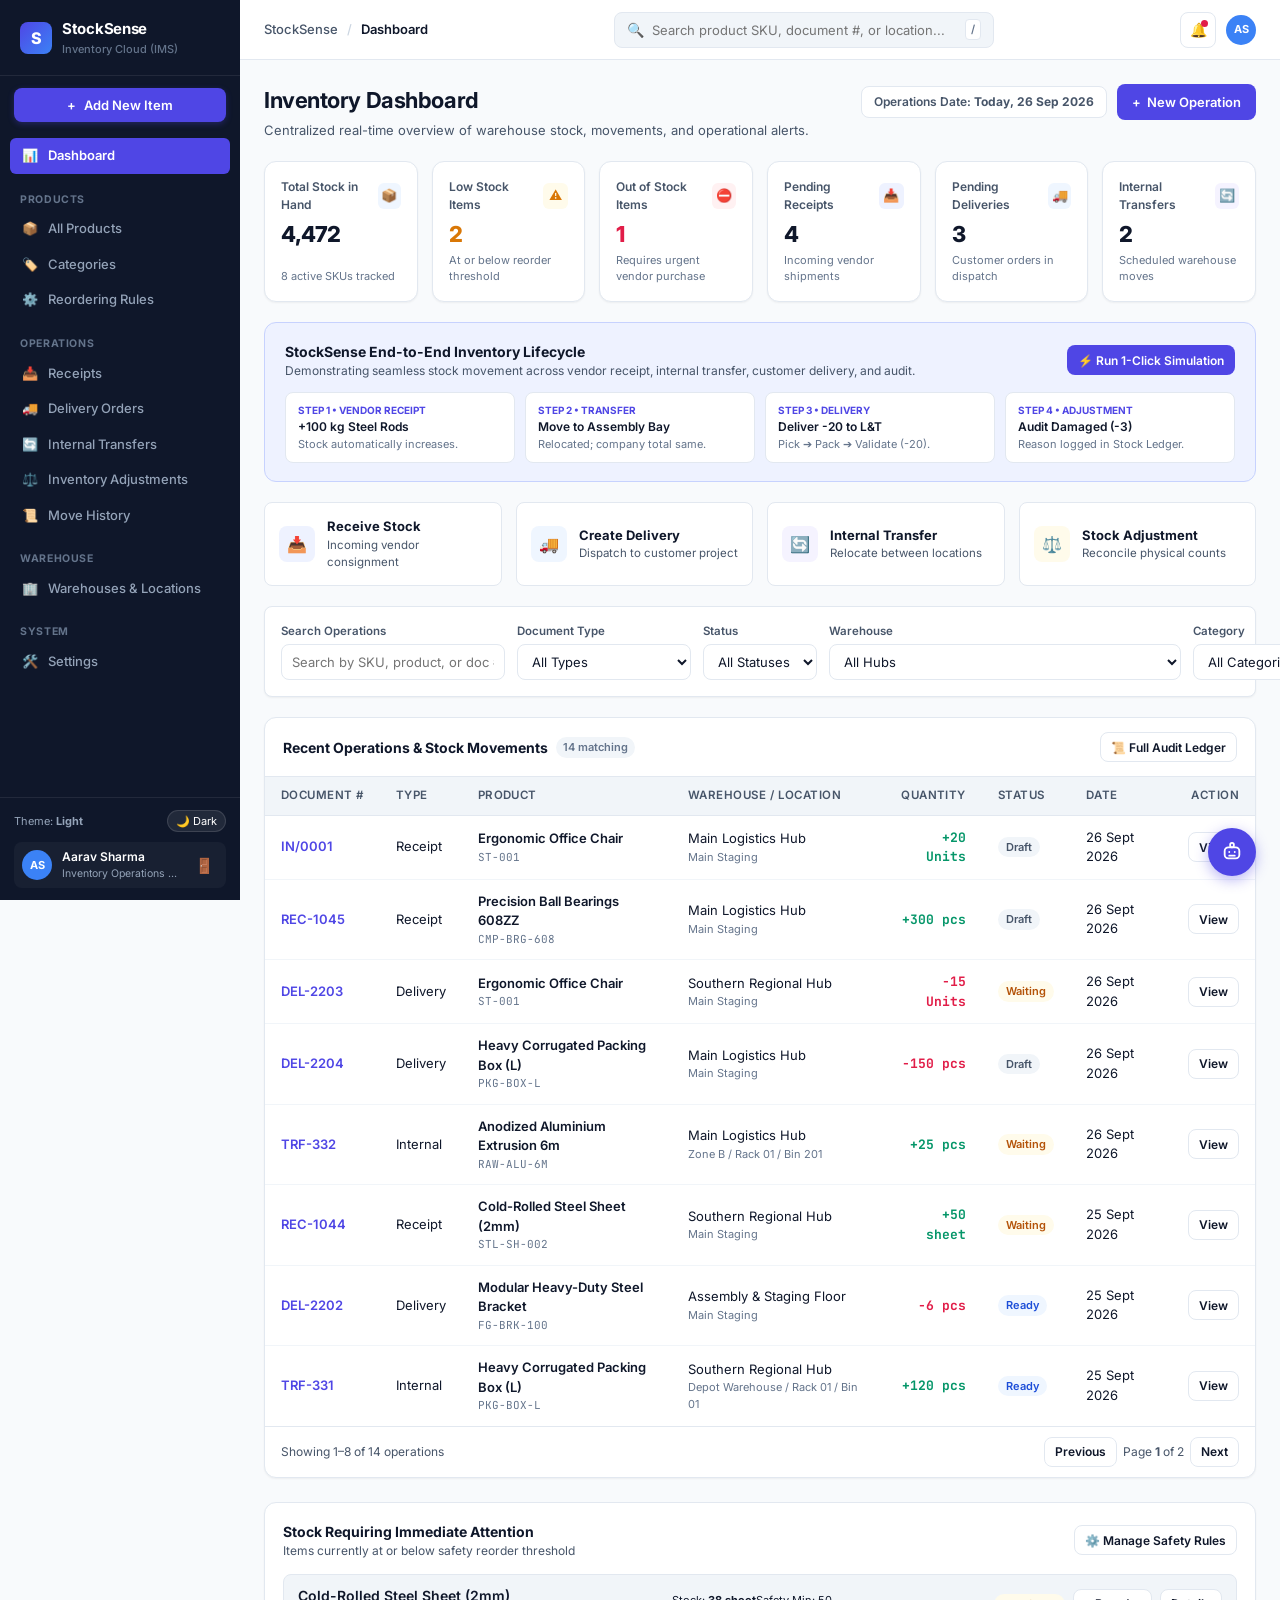
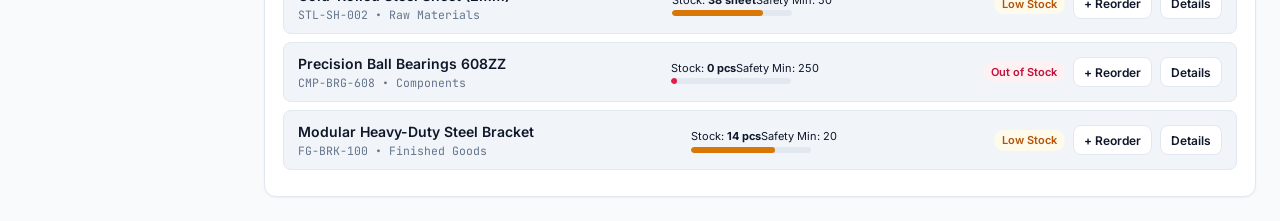
<file: index.html>
<!DOCTYPE html>
<html lang="en" data-theme="light">
<head>
  <meta charset="UTF-8">
  <title>StockSense — Modern Inventory Management System (IMS)</title>
  <meta name="viewport" content="width=device-width, initial-scale=1, viewport-fit=cover">
  <meta name="description" content="StockSense digitizes inventory operations and replaces manual registers, Excel sheets, and scattered stock tracking with a centralized, real-time, easy-to-use application.">
  <link rel="preconnect" href="https://fonts.googleapis.com">
  <link rel="preconnect" href="https://fonts.gstatic.com" crossorigin>
  <link href="https://fonts.googleapis.com/css2?family=Inter:wght@400;500;600;700;800&family=JetBrains+Mono:wght@400;500;600;700&display=swap" rel="stylesheet">
  <style>
:root {
  --font-sans: 'Inter', -apple-system, BlinkMacSystemFont, 'Segoe UI', Roboto, Helvetica, Arial, sans-serif;
  --font-mono: 'JetBrains Mono', 'Cascadia Code', 'SF Mono', Consolas, Menlo, Monaco, monospace;

  --bg: #f8fafc;
  --surface: #ffffff;
  --surface-alt: #f1f5f9;
  --surface-hover: #f8fafc;
  --line: #e2e8f0;
  --line-light: #f1f5f9;
  --line-strong: #cbd5e1;

  --ink: #0f172a;
  --ink-soft: #475569;
  --ink-faint: #64748b;
  --ink-inverted: #ffffff;

  --primary: #4f46e5;
  --primary-hover: #4338ca;
  --primary-light: #eef2ff;
  --primary-border: #c7d2fe;

  --success: #059669;
  --success-bg: #ecfdf5;
  --warning: #d97706;
  --warning-bg: #fffbeb;
  --danger: #e11d48;
  --danger-bg: #fff1f2;
  --info: #2563eb;
  --info-bg: #eff6ff;

  --sidebar-w: 240px;
  --sidebar-bg: #0f172a;
  --sidebar-text: #94a3b8;
  --sidebar-active: #4f46e5;

  --radius-sm: 6px;
  --radius: 8px;
  --radius-lg: 12px;
  --radius-full: 9999px;

  --shadow-sm: 0 1px 2px 0 rgba(0, 0, 0, 0.05);
  --shadow-md: 0 4px 6px -1px rgba(0, 0, 0, 0.08), 0 2px 4px -2px rgba(0, 0, 0, 0.04);
  --shadow-lg: 0 10px 15px -3px rgba(0, 0, 0, 0.1), 0 4px 6px -4px rgba(0, 0, 0, 0.05);
}

[data-theme="dark"] {
  --bg: #0b0f19;
  --surface: #111827;
  --surface-alt: #1f2937;
  --surface-hover: #232d3f;
  --line: #2e384d;
  --line-light: #1e2638;
  --line-strong: #475569;

  --ink: #f8fafc;
  --ink-soft: #94a3b8;
  --ink-faint: #64748b;
  --ink-inverted: #0f172a;

  --primary: #6366f1;
  --primary-hover: #818cf8;
  --primary-light: rgba(99, 102, 241, 0.15);
  --primary-border: rgba(99, 102, 241, 0.3);

  --sidebar-bg: #080c14;
  --sidebar-text: #8896ab;
  --sidebar-active: #6366f1;
}

*, *::before, *::after { box-sizing: border-box; }
html, body {
  margin: 0;
  padding: 0;
  font-family: var(--font-sans);
  background-color: var(--bg);
  color: var(--ink);
  font-size: 14px;
  line-height: 1.5;
  -webkit-font-smoothing: antialiased;
}

a { color: inherit; text-decoration: none; }
button, input, select, textarea { font-family: inherit; font-size: inherit; color: inherit; }
.mono { font-family: var(--font-mono); }
:focus-visible { outline: 2px solid var(--primary); outline-offset: 2px; }

#app { min-height: 100vh; display: flex; flex-direction: column; }
.app-layout { display: flex; min-height: 100vh; }

.sidebar {
  width: var(--sidebar-w);
  background-color: var(--sidebar-bg);
  color: var(--sidebar-text);
  display: flex;
  flex-direction: column;
  position: fixed;
  top: 0;
  left: 0;
  bottom: 0;
  z-index: 40;
  transition: transform 0.2s ease;
}

.sidebar-brand {
  padding: 18px 20px;
  display: flex;
  align-items: center;
  gap: 10px;
  border-bottom: 1px solid rgba(255, 255, 255, 0.08);
}
.brand-logo {
  width: 32px;
  height: 32px;
  border-radius: var(--radius);
  background: linear-gradient(135deg, #4f46e5, #3b82f6);
  color: #fff;
  display: flex;
  align-items: center;
  justify-content: center;
  font-weight: 800;
  font-size: 16px;
  flex-shrink: 0;
}
.brand-title {
  font-size: 15px;
  font-weight: 700;
  color: #ffffff;
  letter-spacing: -0.02em;
}
.brand-sub {
  font-size: 11px;
  color: #64748b;
  font-weight: 500;
}

.sidebar-action-wrap {
  padding: 12px 14px 6px;
}
.btn-sidebar-add {
  width: 100%;
  display: flex;
  align-items: center;
  justify-content: center;
  gap: 8px;
  background: var(--primary);
  color: #ffffff;
  border: none;
  border-radius: var(--radius);
  padding: 9px 12px;
  font-size: 13px;
  font-weight: 600;
  cursor: pointer;
  box-shadow: 0 2px 6px rgba(79, 70, 229, 0.3);
  transition: background 0.15s ease;
}
.btn-sidebar-add:hover { background: var(--primary-hover); }

.sidebar-menu {
  flex: 1;
  overflow-y: auto;
  padding: 10px 10px 20px;
  display: flex;
  flex-direction: column;
  gap: 14px;
}
.menu-group-title {
  font-size: 10.5px;
  font-weight: 700;
  text-transform: uppercase;
  letter-spacing: 0.06em;
  color: #64748b;
  padding: 4px 10px;
}
.menu-item {
  display: flex;
  align-items: center;
  gap: 10px;
  padding: 8px 12px;
  border-radius: var(--radius-sm);
  color: var(--sidebar-text);
  font-size: 13px;
  font-weight: 500;
  cursor: pointer;
  transition: all 0.15s ease;
}
.menu-item:hover {
  background: rgba(255, 255, 255, 0.06);
  color: #ffffff;
}
.menu-item.active {
  background: var(--sidebar-active);
  color: #ffffff;
  font-weight: 600;
}

.sidebar-footer {
  padding: 12px 14px;
  border-top: 1px solid rgba(255, 255, 255, 0.08);
  display: flex;
  flex-direction: column;
  gap: 10px;
}
.theme-row {
  display: flex;
  align-items: center;
  justify-content: space-between;
  font-size: 11px;
  color: #94a3b8;
}
.theme-btn {
  background: rgba(255, 255, 255, 0.08);
  border: 1px solid rgba(255, 255, 255, 0.12);
  color: #ffffff;
  border-radius: var(--radius-full);
  padding: 3px 8px;
  font-size: 11px;
  cursor: pointer;
}
.user-card {
  display: flex;
  align-items: center;
  gap: 10px;
  padding: 6px 8px;
  border-radius: var(--radius);
  background: rgba(255, 255, 255, 0.04);
  cursor: pointer;
}
.user-avatar {
  width: 30px;
  height: 30px;
  border-radius: 9999px;
  background: #3b82f6;
  color: #fff;
  font-weight: 700;
  font-size: 11px;
  display: flex;
  align-items: center;
  justify-content: center;
}
.user-info { flex: 1; min-width: 0; }
.user-name { font-size: 12px; font-weight: 600; color: #fff; white-space: nowrap; overflow: hidden; text-overflow: ellipsis; }
.user-role { font-size: 10.5px; color: #94a3b8; white-space: nowrap; overflow: hidden; text-overflow: ellipsis; }

.main-wrapper {
  flex: 1;
  margin-left: var(--sidebar-w);
  display: flex;
  flex-direction: column;
  min-width: 0;
}

.header {
  height: 60px;
  background: var(--surface);
  border-bottom: 1px solid var(--line);
  display: flex;
  align-items: center;
  justify-content: space-between;
  padding: 0 24px;
  position: sticky;
  top: 0;
  z-index: 30;
}
.header-left {
  display: flex;
  align-items: center;
  gap: 14px;
}
.menu-toggle-btn {
  display: none;
  background: none;
  border: none;
  font-size: 18px;
  cursor: pointer;
}
.breadcrumbs {
  font-size: 13px;
  color: var(--ink-soft);
  font-weight: 500;
}
.breadcrumbs a { color: var(--ink-soft); }
.breadcrumbs a:hover { color: var(--primary); }
.breadcrumbs-sep { margin: 0 6px; color: var(--line-strong); }
.breadcrumbs-curr { font-weight: 600; color: var(--ink); }

.header-center {
  flex: 1;
  max-width: 380px;
  margin: 0 20px;
}
.search-pill {
  display: flex;
  align-items: center;
  background: var(--surface-alt);
  border: 1px solid var(--line);
  border-radius: var(--radius);
  padding: 0 12px;
  height: 36px;
}
.search-pill input {
  flex: 1;
  background: none;
  border: none;
  outline: none;
  font-size: 13px;
  padding-left: 8px;
}
.hotkey-tag {
  font-size: 11px;
  font-weight: 600;
  background: var(--surface);
  border: 1px solid var(--line);
  padding: 1px 5px;
  border-radius: 4px;
  color: var(--ink-faint);
}

.header-right {
  display: flex;
  align-items: center;
  gap: 10px;
}
.header-btn {
  width: 36px;
  height: 36px;
  border-radius: var(--radius);
  border: 1px solid var(--line);
  background: var(--surface);
  display: flex;
  align-items: center;
  justify-content: center;
  cursor: pointer;
  position: relative;
}
.header-btn:hover { background: var(--surface-alt); }
.alert-dot {
  position: absolute;
  top: 7px;
  right: 7px;
  width: 7px;
  height: 7px;
  border-radius: 9999px;
  background: var(--danger);
}

.page-body {
  padding: 24px;
  flex: 1;
}
.page-head {
  display: flex;
  align-items: flex-start;
  justify-content: space-between;
  margin-bottom: 20px;
  gap: 16px;
}
.page-title {
  font-size: 22px;
  font-weight: 700;
  letter-spacing: -0.02em;
  color: var(--ink);
  margin: 0 0 4px;
}
.page-subtitle {
  font-size: 13px;
  color: var(--ink-soft);
}
.page-actions {
  display: flex;
  align-items: center;
  gap: 10px;
}

.btn {
  display: inline-flex;
  align-items: center;
  justify-content: center;
  gap: 6px;
  height: 36px;
  padding: 0 14px;
  border-radius: var(--radius);
  font-size: 13px;
  font-weight: 600;
  cursor: pointer;
  border: 1px solid transparent;
  transition: all 0.15s ease;
  white-space: nowrap;
}
.btn-primary { background: var(--primary); color: #fff; }
.btn-primary:hover { background: var(--primary-hover); }
.btn-secondary { background: var(--surface); border-color: var(--line); color: var(--ink); }
.btn-secondary:hover { background: var(--surface-alt); border-color: var(--line-strong); }
.btn-danger { background: var(--danger); color: #fff; }
.btn-danger:hover { background: #be123c; }
.btn-sm { height: 30px; padding: 0 10px; font-size: 12px; }

.kpi-row {
  display: grid;
  grid-template-columns: repeat(6, 1fr);
  gap: 14px;
  margin-bottom: 20px;
}
.kpi-box {
  background: var(--surface);
  border: 1px solid var(--line);
  border-radius: var(--radius-lg);
  padding: 16px;
  box-shadow: var(--shadow-sm);
  display: flex;
  flex-direction: column;
}
.kpi-top {
  display: flex;
  align-items: center;
  justify-content: space-between;
  margin-bottom: 8px;
}
.kpi-name {
  font-size: 12px;
  font-weight: 600;
  color: var(--ink-soft);
}
.kpi-icon-pill {
  width: 26px;
  height: 26px;
  border-radius: var(--radius-sm);
  display: flex;
  align-items: center;
  justify-content: center;
  font-size: 13px;
}
.kpi-number {
  font-size: 22px;
  font-weight: 800;
  letter-spacing: -0.02em;
  color: var(--ink);
  line-height: 1.1;
  margin-bottom: 6px;
}
.kpi-meta {
  font-size: 11px;
  color: var(--ink-faint);
  margin-top: auto;
}

.quick-row {
  display: grid;
  grid-template-columns: repeat(4, 1fr);
  gap: 14px;
  margin-bottom: 20px;
}
.quick-card {
  background: var(--surface);
  border: 1px solid var(--line);
  border-radius: var(--radius);
  padding: 14px;
  display: flex;
  align-items: center;
  gap: 12px;
  cursor: pointer;
  transition: all 0.15s ease;
}
.quick-card:hover {
  transform: translateY(-2px);
  border-color: var(--primary-border);
  box-shadow: var(--shadow-sm);
}
.quick-ico {
  width: 36px;
  height: 36px;
  border-radius: var(--radius);
  display: flex;
  align-items: center;
  justify-content: center;
  font-size: 16px;
  flex-shrink: 0;
}
.quick-title { font-weight: 700; font-size: 13px; color: var(--ink); }
.quick-desc { font-size: 11.5px; color: var(--ink-soft); }

.filter-box {
  background: var(--surface);
  border: 1px solid var(--line);
  border-radius: var(--radius);
  padding: 16px;
  margin-bottom: 20px;
  box-shadow: var(--shadow-sm);
}
.filter-row {
  display: grid;
  grid-template-columns: 2fr 1fr 1fr 1fr 1fr auto;
  gap: 12px;
  align-items: flex-end;
}
.filter-field {
  display: flex;
  flex-direction: column;
  gap: 4px;
}
.filter-label {
  font-size: 11.5px;
  font-weight: 600;
  color: var(--ink-soft);
}
.input-control {
  height: 36px;
  border: 1px solid var(--line);
  border-radius: var(--radius);
  background: var(--surface);
  color: var(--ink);
  padding: 0 10px;
  font-size: 13px;
  outline: none;
}
.input-control:focus {
  border-color: var(--primary);
  box-shadow: 0 0 0 2px rgba(79, 70, 229, 0.15);
}

.table-panel {
  background: var(--surface);
  border: 1px solid var(--line);
  border-radius: var(--radius-lg);
  overflow: hidden;
  box-shadow: var(--shadow-sm);
  margin-bottom: 24px;
}
.table-panel-head {
  padding: 14px 18px;
  border-bottom: 1px solid var(--line);
  display: flex;
  align-items: center;
  justify-content: space-between;
}
.table-panel-title {
  font-size: 14px;
  font-weight: 700;
  color: var(--ink);
  display: flex;
  align-items: center;
  gap: 8px;
}
.badge-count {
  font-size: 11px;
  background: var(--surface-alt);
  padding: 2px 7px;
  border-radius: var(--radius-full);
  color: var(--ink-faint);
  font-weight: 600;
}

.table-responsive { width: 100%; overflow-x: auto; }
.table {
  width: 100%;
  border-collapse: collapse;
  font-size: 13px;
  text-align: left;
}
.table th {
  background: var(--surface-alt);
  color: var(--ink-soft);
  font-weight: 600;
  font-size: 11.5px;
  text-transform: uppercase;
  letter-spacing: 0.04em;
  padding: 10px 16px;
  border-bottom: 1px solid var(--line);
  white-space: nowrap;
}
.table td {
  padding: 12px 16px;
  border-bottom: 1px solid var(--line-light);
  color: var(--ink);
  vertical-align: middle;
}
.table tr:hover td { background: var(--surface-hover); }
.table tr:last-child td { border-bottom: none; }

.table-link {
  font-family: inherit;
  font-weight: 600;
  color: var(--primary);
  cursor: pointer;
}
.table-link:hover {
  text-decoration: underline;
  color: var(--primary-hover);
}

.table-code {
  font-family: var(--font-mono);
  font-size: 13px;
  font-weight: 600;
}

.badge {
  display: inline-flex;
  align-items: center;
  gap: 4px;
  padding: 2px 8px;
  border-radius: var(--radius-full);
  font-size: 11px;
  font-weight: 600;
  white-space: nowrap;
}
.badge-draft { background: #f1f5f9; color: #475569; }
.badge-waiting { background: #fffbeb; color: #b45309; }
.badge-ready { background: #eff6ff; color: #1d4ed8; }
.badge-done { background: #ecfdf5; color: #047857; }
.badge-canceled { background: #fff1f2; color: #be123c; }

.badge-instock { background: #ecfdf5; color: #047857; }
.badge-low { background: #fffbeb; color: #b45309; }
.badge-out { background: #fff1f2; color: #be123c; }

.qty-pos { color: var(--success); font-family: var(--font-mono); font-weight: 700; }
.qty-neg { color: var(--danger); font-family: var(--font-mono); font-weight: 700; }

.pagination {
  padding: 10px 16px;
  border-top: 1px solid var(--line);
  display: flex;
  align-items: center;
  justify-content: space-between;
  font-size: 12px;
  color: var(--ink-soft);
}
.pager-controls {
  display: flex;
  align-items: center;
  gap: 6px;
}

.attention-panel {
  background: var(--surface);
  border: 1px solid var(--line);
  border-radius: var(--radius-lg);
  padding: 18px;
  box-shadow: var(--shadow-sm);
}
.attention-head {
  display: flex;
  align-items: center;
  justify-content: space-between;
  margin-bottom: 14px;
}
.attention-row {
  display: flex;
  align-items: center;
  justify-content: space-between;
  padding: 10px 14px;
  border: 1px solid var(--line);
  border-radius: var(--radius);
  background: var(--surface-alt);
  margin-bottom: 8px;
  gap: 12px;
  flex-wrap: wrap;
}
.meter-bar {
  width: 120px;
  height: 6px;
  border-radius: var(--radius-full);
  background: var(--line);
  overflow: hidden;
}
.meter-fill { height: 100%; border-radius: var(--radius-full); }
.meter-fill.low { background: var(--warning); }
.meter-fill.out { background: var(--danger); }

.diff-box {
  background: var(--surface-alt);
  border: 1px solid var(--line);
  border-radius: var(--radius);
  padding: 14px;
  display: flex;
  align-items: center;
  justify-content: space-around;
  margin: 14px 0;
}
.diff-col { text-align: center; }
.diff-lbl { font-size: 11px; font-weight: 600; color: var(--ink-faint); }
.diff-val { font-size: 18px; font-weight: 800; font-family: var(--font-mono); }

.modal-overlay {
  position: fixed;
  inset: 0;
  background: rgba(15, 23, 42, 0.55);
  backdrop-filter: blur(3px);
  z-index: 50;
  display: flex;
  align-items: center;
  justify-content: center;
  padding: 16px;
}
.modal-content {
  background: var(--surface);
  border-radius: var(--radius-lg);
  width: 100%;
  max-width: 560px;
  max-height: 90vh;
  display: flex;
  flex-direction: column;
  box-shadow: var(--shadow-lg);
  overflow: hidden;
}
.modal-header {
  padding: 16px 20px;
  border-bottom: 1px solid var(--line);
  display: flex;
  align-items: center;
  justify-content: space-between;
}
.modal-title { font-size: 15px; font-weight: 700; margin: 0; }
.modal-body { padding: 20px; overflow-y: auto; flex: 1; }
.modal-footer {
  padding: 14px 20px;
  border-top: 1px solid var(--line);
  display: flex;
  align-items: center;
  justify-content: flex-end;
  gap: 8px;
  background: var(--surface-alt);
}

.form-row {
  display: grid;
  grid-template-columns: 1fr 1fr;
  gap: 12px;
  margin-bottom: 12px;
}
.form-row-full { grid-column: span 2; margin-bottom: 12px; }

.toast-wrap {
  position: fixed;
  bottom: 20px;
  right: 20px;
  z-index: 100;
  display: flex;
  flex-direction: column;
  gap: 8px;
}
.toast {
  background: #0f172a;
  color: #fff;
  border-radius: var(--radius);
  padding: 10px 16px;
  font-size: 12.5px;
  font-weight: 500;
  box-shadow: var(--shadow-lg);
  display: flex;
  align-items: center;
  gap: 8px;
}

@media (max-width: 1200px) {
  .kpi-row { grid-template-columns: repeat(3, 1fr); }
  .filter-row { grid-template-columns: 1fr 1fr; }
}
@media (max-width: 840px) {
  .sidebar { transform: translateX(-100%); }
  .sidebar.open { transform: translateX(0); }
  .main-wrapper { margin-left: 0; }
  .menu-toggle-btn { display: block; }
  .header-center { display: none; }
  .kpi-row { grid-template-columns: repeat(2, 1fr); }
  .quick-row { grid-template-columns: 1fr 1fr; }
}
@media (max-width: 600px) {
  .page-body { padding: 14px; }
  .kpi-row { grid-template-columns: 1fr; }
  .quick-row { grid-template-columns: 1fr; }
  .filter-row { grid-template-columns: 1fr; }
  .form-row { grid-template-columns: 1fr; }
}

.auth-page {
  min-height: 100vh;
  display: flex;
  align-items: center;
  justify-content: center;
  background: radial-gradient(circle at 10% 20%, rgba(79, 70, 229, 0.05) 0%, rgba(248, 250, 252, 1) 90%);
  padding: 24px 16px;
}
[data-theme="dark"] .auth-page {
  background: radial-gradient(circle at 10% 20%, rgba(79, 70, 229, 0.12) 0%, rgba(15, 23, 42, 1) 90%);
}
.auth-container {
  width: 100%;
  max-width: 440px;
}
.auth-brand {
  display: flex;
  flex-direction: column;
  align-items: center;
  gap: 10px;
  margin-bottom: 24px;
  text-align: center;
}
.auth-logo {
  width: 48px;
  height: 48px;
  border-radius: 12px;
  background: linear-gradient(135deg, var(--primary) 0%, #312e81 100%);
  color: #fff;
  display: flex;
  align-items: center;
  justify-content: center;
  font-weight: 800;
  font-size: 22px;
  box-shadow: 0 10px 15px -3px rgba(79, 70, 229, 0.3);
}
.auth-title {
  font-size: 22px;
  font-weight: 800;
  color: var(--ink);
  letter-spacing: -0.02em;
}
.auth-sub {
  font-size: 13.5px;
  color: var(--ink-faint);
}
.auth-card {
  background: var(--surface);
  border: 1px solid var(--line);
  border-radius: var(--radius-lg);
  padding: 32px 28px;
  box-shadow: var(--shadow-lg);
}
.auth-card-title {
  font-size: 18px;
  font-weight: 700;
  color: var(--ink);
  margin-bottom: 6px;
}
.auth-card-desc {
  font-size: 13px;
  color: var(--ink-faint);
  margin-bottom: 22px;
}
.auth-field {
  margin-bottom: 16px;
}
.auth-label-row {
  display: flex;
  justify-content: space-between;
  align-items: center;
  margin-bottom: 6px;
}
.auth-label {
  font-size: 12.5px;
  font-weight: 600;
  color: var(--ink);
}
.auth-forgot {
  font-size: 12px;
  color: var(--primary);
  font-weight: 600;
  cursor: pointer;
}
.auth-forgot:hover { text-decoration: underline; }
.auth-input {
  width: 100%;
  padding: 10px 14px;
  background: var(--surface-alt);
  border: 1px solid var(--line-strong);
  border-radius: var(--radius);
  font-size: 14px;
  color: var(--ink);
  transition: all 0.15s ease;
}
.auth-input:focus {
  outline: none;
  background: var(--surface);
  border-color: var(--primary);
  box-shadow: 0 0 0 3px rgba(79, 70, 229, 0.15);
}
.auth-btn-primary {
  width: 100%;
  padding: 11px 16px;
  background: var(--primary);
  color: #fff;
  border: none;
  border-radius: var(--radius);
  font-size: 14px;
  font-weight: 600;
  cursor: pointer;
  box-shadow: 0 4px 6px -1px rgba(79, 70, 229, 0.25);
  transition: background 0.15s ease;
  margin-top: 8px;
}
.auth-btn-primary:hover {
  background: var(--primary-hover);
}
.auth-divider {
  display: flex;
  align-items: center;
  text-align: center;
  margin: 20px 0;
  color: var(--ink-faint);
  font-size: 11.5px;
  text-transform: uppercase;
  letter-spacing: 0.05em;
  font-weight: 600;
}
.auth-divider::before, .auth-divider::after {
  content: '';
  flex: 1;
  border-bottom: 1px solid var(--line);
}
.auth-divider::before { margin-right: 12px; }
.auth-divider::after { margin-left: 12px; }
.auth-quick-login {
  display: flex;
  flex-direction: column;
  gap: 8px;
}
.quick-role-btn {
  display: flex;
  align-items: center;
  justify-content: space-between;
  padding: 9px 12px;
  border: 1px solid var(--line);
  background: var(--surface-alt);
  border-radius: var(--radius);
  cursor: pointer;
  font-size: 12.5px;
  color: var(--ink);
  transition: all 0.15s ease;
}
.quick-role-btn:hover {
  background: var(--surface-hover);
  border-color: var(--primary);
  color: var(--primary);
}
.auth-footer {
  text-align: center;
  margin-top: 20px;
  font-size: 13px;
  color: var(--ink-faint);
}
.auth-footer a {
  color: var(--primary);
  font-weight: 600;
  cursor: pointer;
}
.auth-footer a:hover { text-decoration: underline; }
.otp-inputs {
  display: flex;
  gap: 8px;
  justify-content: center;
  margin: 16px 0;
}
.otp-box {
  width: 44px;
  height: 48px;
  text-align: center;
  font-size: 20px;
  font-weight: 700;
  font-family: var(--font-mono);
  border: 1px solid var(--line-strong);
  background: var(--surface-alt);
  border-radius: var(--radius);
  color: var(--ink);
}
.otp-box:focus {
  border-color: var(--primary);
  background: var(--surface);
  outline: none;
  box-shadow: 0 0 0 3px rgba(79, 70, 229, 0.15);
}
.otp-info-pill {
  background: var(--primary-light);
  border: 1px dashed var(--primary-border);
  padding: 8px 12px;
  border-radius: var(--radius);
  font-size: 12px;
  color: var(--primary);
  text-align: center;
  margin-bottom: 16px;
}
.auth-alert-error {
  display: flex;
  align-items: center;
  gap: 8px;
  background: rgba(239, 68, 68, 0.1);
  border: 1px solid rgba(239, 68, 68, 0.35);
  color: #ef4444;
  padding: 10px 14px;
  border-radius: var(--radius);
  font-size: 13px;
  font-weight: 500;
  margin-bottom: 16px;
  line-height: 1.4;
}
.auth-alert-success {
  display: flex;
  align-items: center;
  gap: 8px;
  background: rgba(16, 185, 129, 0.1);
  border: 1px solid rgba(16, 185, 129, 0.35);
  color: #10b981;
  padding: 10px 14px;
  border-radius: var(--radius);
  font-size: 13px;
  font-weight: 500;
  margin-bottom: 16px;
  line-height: 1.4;
}
.auth-masked-email {
  font-family: var(--font-mono);
  font-weight: 600;
  color: var(--ink);
  background: var(--surface-alt);
  padding: 3px 8px;
  border-radius: 4px;
  display: inline-block;
  margin-top: 4px;
}
.otp-timer-wrap {
  text-align: center;
  margin: 14px 0 10px 0;
  font-size: 13px;
  font-weight: 600;
  color: var(--ink-soft);
  display: flex;
  align-items: center;
  justify-content: center;
  gap: 6px;
}
.otp-timer-wrap.expired {
  color: #ef4444;
}
.otp-resend-wrap {
  text-align: center;
  margin-top: 14px;
  font-size: 13px;
}
.otp-resend-btn {
  background: none;
  border: none;
  color: var(--primary);
  font-weight: 600;
  cursor: pointer;
  padding: 0;
  font-size: 13px;
  text-decoration: underline;
  transition: opacity 0.2s ease;
}
.otp-resend-btn:disabled, .otp-resend-btn[disabled] {
  color: var(--ink-faint);
  text-decoration: none;
  cursor: not-allowed;
  opacity: 0.7;
}
.password-field-wrap {
  position: relative;
  display: flex;
  align-items: center;
}
.password-field-wrap .auth-input {
  padding-right: 42px;
}
.password-toggle-btn {
  position: absolute;
  right: 8px;
  background: transparent;
  border: none;
  cursor: pointer;
  color: var(--ink-faint);
  display: flex;
  align-items: center;
  justify-content: center;
  padding: 6px;
  border-radius: 4px;
  transition: color 0.15s ease;
}
.password-toggle-btn:hover {
  color: var(--ink);
}
.password-hint {
  font-size: 11.5px;
  color: var(--ink-faint);
  margin-top: 4px;
}
.auth-success-box {
  text-align: center;
  padding: 24px 16px;
}
.auth-success-icon {
  width: 56px;
  height: 56px;
  border-radius: 50%;
  background: rgba(16, 185, 129, 0.12);
  color: #10b981;
  display: flex;
  align-items: center;
  justify-content: center;
  font-size: 28px;
  margin: 0 auto 16px auto;
  border: 1px solid rgba(16, 185, 129, 0.3);
}
.auth-success-title {
  font-size: 18px;
  font-weight: 700;
  color: var(--ink);
  margin-bottom: 8px;
}
.auth-success-desc {
  font-size: 13.5px;
  color: var(--ink-soft);
  margin-bottom: 24px;
  line-height: 1.5;
}
.ai-assistant-btn {
  position: fixed;
  bottom: 24px;
  right: 24px;
  width: 48px;
  height: 48px;
  border-radius: 50%;
  background: var(--primary);
  color: #fff;
  border: none;
  box-shadow: 0 4px 14px rgba(79, 70, 229, 0.4);
  cursor: pointer;
  display: flex;
  align-items: center;
  justify-content: center;
  z-index: 999;
  transition: transform 0.15s ease, box-shadow 0.15s ease;
}
.ai-assistant-btn:hover {
  transform: scale(1.06);
  box-shadow: 0 6px 18px rgba(79, 70, 229, 0.5);
}
.ai-assistant-panel {
  position: fixed;
  bottom: 84px;
  right: 24px;
  width: 360px;
  max-width: calc(100vw - 32px);
  height: 480px;
  max-height: calc(100vh - 120px);
  background: var(--surface);
  border: 1px solid var(--line);
  border-radius: 12px;
  box-shadow: 0 12px 32px rgba(0, 0, 0, 0.18);
  display: flex;
  flex-direction: column;
  overflow: hidden;
  z-index: 1000;
}
[data-theme="dark"] .ai-assistant-panel {
  box-shadow: 0 12px 32px rgba(0, 0, 0, 0.5);
}
.ai-panel-header {
  padding: 12px 14px;
  background: var(--surface-alt);
  border-bottom: 1px solid var(--line);
  display: flex;
  align-items: center;
  justify-content: space-between;
}
.ai-panel-title-wrap {
  display: flex;
  align-items: center;
  gap: 8px;
}
.ai-panel-avatar {
  width: 28px;
  height: 28px;
  border-radius: 6px;
  background: var(--primary);
  color: #fff;
  display: flex;
  align-items: center;
  justify-content: center;
  font-size: 13px;
}
.ai-panel-title {
  font-size: 13.5px;
  font-weight: 700;
  color: var(--ink);
  line-height: 1.2;
}
.ai-panel-subtitle {
  font-size: 11px;
  color: var(--ink-faint);
}
.ai-panel-close-btn {
  background: transparent;
  border: none;
  color: var(--ink-faint);
  font-size: 16px;
  cursor: pointer;
  padding: 4px;
  line-height: 1;
  border-radius: 4px;
  transition: color 0.15s ease;
}
.ai-panel-close-btn:hover {
  color: var(--ink);
}
.ai-panel-body {
  flex: 1;
  padding: 14px;
  overflow-y: auto;
  display: flex;
  flex-direction: column;
  gap: 12px;
}
.ai-msg {
  display: flex;
  gap: 8px;
  max-width: 88%;
}
.ai-msg.user {
  align-self: flex-end;
  flex-direction: row-reverse;
}
.ai-msg.assistant {
  align-self: flex-start;
}
.ai-bubble {
  padding: 9px 12px;
  font-size: 12.5px;
  line-height: 1.45;
  border-radius: 12px;
  word-break: break-word;
}
.ai-msg.user .ai-bubble {
  background: var(--primary);
  color: #fff;
  border-bottom-right-radius: 2px;
}
.ai-msg.assistant .ai-bubble {
  background: var(--surface-alt);
  color: var(--ink);
  border: 1px solid var(--line);
  border-bottom-left-radius: 2px;
}
.ai-suggestions-box {
  display: flex;
  flex-direction: column;
  gap: 6px;
  margin-top: 4px;
}
.ai-suggestion-chip {
  padding: 6px 10px;
  background: var(--surface-alt);
  border: 1px solid var(--line);
  border-radius: 8px;
  font-size: 11.5px;
  font-weight: 500;
  color: var(--primary);
  cursor: pointer;
  text-align: left;
  transition: all 0.15s ease;
}
.ai-suggestion-chip:hover {
  background: var(--primary-light);
  border-color: var(--primary);
}
.ai-panel-footer {
  padding: 10px 12px;
  border-top: 1px solid var(--line);
  background: var(--surface);
  display: flex;
  gap: 8px;
  align-items: center;
}
.ai-input {
  flex: 1;
  padding: 8px 12px;
  font-size: 13px;
  border: 1px solid var(--line);
  border-radius: var(--radius);
  background: var(--surface-alt);
  color: var(--ink);
  outline: none;
  transition: border-color 0.15s ease;
}
.ai-input:focus {
  border-color: var(--primary);
  background: var(--surface);
}
.ai-send-btn {
  padding: 8px 14px;
  background: var(--primary);
  color: #fff;
  border: none;
  border-radius: var(--radius);
  font-size: 13px;
  font-weight: 600;
  cursor: pointer;
  transition: background 0.15s ease;
  white-space: nowrap;
}
.ai-send-btn:hover {
  background: var(--primary-hover);
}
.ai-loading-dots {
  display: inline-flex;
  gap: 4px;
  align-items: center;
  padding: 4px 6px;
}
.ai-loading-dots span {
  width: 6px;
  height: 6px;
  border-radius: 50%;
  background: var(--ink-faint);
  animation: aiDotPulse 1.2s infinite ease-in-out both;
}
.ai-loading-dots span:nth-child(1) { animation-delay: -0.32s; }
.ai-loading-dots span:nth-child(2) { animation-delay: -0.16s; }
@keyframes aiDotPulse {
  0%, 80%, 100% { transform: scale(0.6); opacity: 0.4; }
  40% { transform: scale(1); opacity: 1; }
}
@media (max-width: 640px) {
  .ai-assistant-btn {
    bottom: 16px;
    right: 16px;
    width: 44px;
    height: 44px;
  }
  .ai-assistant-panel {
    bottom: 68px;
    right: 16px;
    width: calc(100vw - 32px);
    height: 420px;
  }
}

  </style>
</head>
<body>
  <div id="app"></div>
  <script>

(function() {
  "use strict";

  function getInitialData() {
    return {
      warehouses: [
        {
          id: 'wh-mum',
          name: 'Main Logistics Hub (Bhiwandi, Mumbai)',
          address: 'Plot 42, Mankoli Naka, Bhiwandi, Maharashtra 421302',
          locations: [
            { id: 'loc-m1', name: 'Zone A / Rack 01 / Bin 101', zone: 'Zone A', rack: 'Rack 01', bin: 'Bin 101' },
            { id: 'loc-m2', name: 'Zone A / Rack 02 / Bin 104', zone: 'Zone A', rack: 'Rack 02', bin: 'Bin 104' },
            { id: 'loc-m3', name: 'Zone B / Rack 01 / Bin 201', zone: 'Zone B', rack: 'Rack 01', bin: 'Bin 201' }
          ]
        },
        {
          id: 'wh-blr',
          name: 'Assembly & Staging Floor (Peenya, Bengaluru)',
          address: 'Phase 2, Peenya Industrial Area, Bengaluru, Karnataka 560058',
          locations: [
            { id: 'loc-b1', name: 'Production Staging Line 1', zone: 'Line 1', rack: 'Staging', bin: 'Stage-A' },
            { id: 'loc-b2', name: 'Sub-Assembly Bay 2', zone: 'Line 2', rack: 'Assembly', bin: 'Bay-B' }
          ]
        },
        {
          id: 'wh-chn',
          name: 'Southern Regional Hub (Sriperumbudur, Chennai)',
          address: 'SIPCOT Industrial Park, Sriperumbudur, Tamil Nadu 602105',
          locations: [
            { id: 'loc-c1', name: 'Depot Warehouse / Rack 01 / Bin 01', zone: 'Depot', rack: 'Rack 01', bin: 'Bin 01' },
            { id: 'loc-c2', name: 'Cold & Moisture Storage Vault', zone: 'Depot', rack: 'Vault 1', bin: 'Sec-02' }
          ]
        }
      ],
      categories: [
        { id: 'cat-furn', name: 'Furniture' },
        { id: 'cat-raw', name: 'Raw Materials' },
        { id: 'cat-comp', name: 'Components' },
        { id: 'cat-fg', name: 'Finished Goods' },
        { id: 'cat-pkg', name: 'Packaging' }
      ],
      products: [
        { id: 'p0', sku: 'ST-001', product_code: 'ST-001', name: 'Ergonomic Office Chair', product_name: 'Ergonomic Office Chair', category: 'Furniture', uom: 'Units', stock: 100, quantity_on_hand: 100, reorder: 25, warehouse: 'wh-mum', location: 'loc-m1', cost: 4200 },
        { id: 'p1', sku: 'STL-RD-012', product_code: 'STL-RD-012', name: 'High-Tensile Steel Rods (12mm)', product_name: 'High-Tensile Steel Rods (12mm)', category: 'Raw Materials', uom: 'kg', stock: 450, quantity_on_hand: 450, reorder: 150, warehouse: 'wh-mum', location: 'loc-m1', cost: 68 },
        { id: 'p2', sku: 'STL-SH-002', product_code: 'STL-SH-002', name: 'Cold-Rolled Steel Sheet (2mm)', product_name: 'Cold-Rolled Steel Sheet (2mm)', category: 'Raw Materials', uom: 'sheet', stock: 38, quantity_on_hand: 38, reorder: 50, warehouse: 'wh-mum', location: 'loc-m2', cost: 1250 },
        { id: 'p3', sku: 'CMP-BLT-M8', product_code: 'CMP-BLT-M8', name: 'Hexagonal High-Grade Bolts M8', product_name: 'Hexagonal High-Grade Bolts M8', category: 'Components', uom: 'pcs', stock: 2800, quantity_on_hand: 2800, reorder: 600, warehouse: 'wh-mum', location: 'loc-m3', cost: 4.5 },
        { id: 'p4', sku: 'CMP-BRG-608', product_code: 'CMP-BRG-608', name: 'Precision Ball Bearings 608ZZ', product_name: 'Precision Ball Bearings 608ZZ', category: 'Components', uom: 'pcs', stock: 0, quantity_on_hand: 0, reorder: 250, warehouse: 'wh-mum', location: 'loc-m3', cost: 35 },
        { id: 'p5', sku: 'FG-BRK-100', product_code: 'FG-BRK-100', name: 'Modular Heavy-Duty Steel Bracket', product_name: 'Modular Heavy-Duty Steel Bracket', category: 'Finished Goods', uom: 'pcs', stock: 14, quantity_on_hand: 14, reorder: 20, warehouse: 'wh-blr', location: 'loc-b1', cost: 850 },
        { id: 'p6', sku: 'PKG-BOX-L', product_code: 'PKG-BOX-L', name: 'Heavy Corrugated Packing Box (L)', product_name: 'Heavy Corrugated Packing Box (L)', category: 'Packaging', uom: 'pcs', stock: 950, quantity_on_hand: 950, reorder: 300, warehouse: 'wh-mum', location: 'loc-m2', cost: 42 },
        { id: 'p7', sku: 'RAW-ALU-6M', product_code: 'RAW-ALU-6M', name: 'Anodized Aluminium Extrusion 6m', product_name: 'Anodized Aluminium Extrusion 6m', category: 'Raw Materials', uom: 'pcs', stock: 120, quantity_on_hand: 120, reorder: 40, warehouse: 'wh-chn', location: 'loc-c1', cost: 1650 }
      ],
      receipts: [
        { id: 'r0', number: 'IN/0001', reference_no: 'IN/0001', supplier: 'ABC Suppliers', partner_name: 'ABC Suppliers', operation_type: 'receipt', date: '2026-09-26', warehouse: 'wh-mum', status: 'Draft', product_code: 'ST-001', quantity: 20, items: [{ product: 'p0', qty: 20, uom: 'Units' }] },
        { id: 'r1', number: 'REC-1042', reference_no: 'REC-1042', supplier: 'Tata Steelworks Ltd (Jamshedpur)', partner_name: 'Tata Steelworks Ltd (Jamshedpur)', operation_type: 'receipt', date: '2026-09-22', warehouse: 'wh-mum', status: 'Done', items: [{ product: 'p1', qty: 200, uom: 'kg' }] },
        { id: 'r2', number: 'REC-1043', reference_no: 'REC-1043', supplier: 'Bharat Fasteners & Hardware (Pune)', partner_name: 'Bharat Fasteners & Hardware (Pune)', operation_type: 'receipt', date: '2026-09-24', warehouse: 'wh-mum', status: 'Ready', items: [{ product: 'p3', qty: 1000, uom: 'pcs' }] },
        { id: 'r3', number: 'REC-1044', reference_no: 'REC-1044', supplier: 'Kirloskar Industrial Components', partner_name: 'Kirloskar Industrial Components', operation_type: 'receipt', date: '2026-09-25', warehouse: 'wh-chn', status: 'Waiting', items: [{ product: 'p2', qty: 50, uom: 'sheet' }] },
        { id: 'r4', number: 'REC-1045', reference_no: 'REC-1045', supplier: 'Reliance Polymers & Packaging', partner_name: 'Reliance Polymers & Packaging', operation_type: 'receipt', date: '2026-09-26', warehouse: 'wh-mum', status: 'Draft', items: [{ product: 'p4', qty: 300, uom: 'pcs' }] }
      ],
      deliveries: [
        { id: 'd1', number: 'DEL-2201', customer: 'Larsen & Toubro Construction (Chennai)', date: '2026-09-23', warehouse: 'wh-mum', status: 'Done', stage: 'Validate', items: [{ product: 'p0', qty: 12, uom: 'Units' }] },
        { id: 'd2', number: 'DEL-2202', customer: 'Infosys Tech Park (Bengaluru)', date: '2026-09-25', warehouse: 'wh-blr', status: 'Ready', stage: 'Pack', items: [{ product: 'p5', qty: 6, uom: 'pcs' }] },
        { id: 'd3', number: 'DEL-2203', customer: 'Wipro Digital Campus (Hyderabad)', date: '2026-09-26', warehouse: 'wh-chn', status: 'Waiting', stage: 'Pick', items: [{ product: 'p0', qty: 15, uom: 'Units' }] },
        { id: 'd4', number: 'DEL-2204', customer: 'Godrej Interio Retail (Delhi NCR)', date: '2026-09-26', warehouse: 'wh-mum', status: 'Draft', stage: 'Pick', items: [{ product: 'p6', qty: 150, uom: 'pcs' }] }
      ],
      transfers: [
        { id: 't1', number: 'TRF-330', sourceWh: 'wh-mum', sourceLoc: 'loc-m1', destWh: 'wh-blr', destLoc: 'loc-b1', product: 'p1', qty: 80, date: '2026-09-24', status: 'Done' },
        { id: 't2', number: 'TRF-331', sourceWh: 'wh-mum', sourceLoc: 'loc-m2', destWh: 'wh-chn', destLoc: 'loc-c1', product: 'p6', qty: 120, date: '2026-09-25', status: 'Ready' },
        { id: 't3', number: 'TRF-332', sourceWh: 'wh-mum', sourceLoc: 'loc-m1', destWh: 'wh-mum', destLoc: 'loc-m3', product: 'p7', qty: 25, date: '2026-09-26', status: 'Waiting' }
      ],
      adjustments: [
        { id: 'a1', product: 'p2', warehouse: 'wh-mum', location: 'loc-m2', recorded: 41, counted: 38, diff: -3, reason: 'Physical cycle count shrinkage', date: '2026-09-25', user: 'Aarav Sharma' },
        { id: 'a2', product: 'p1', warehouse: 'wh-mum', location: 'loc-m1', recorded: 445, counted: 450, diff: 5, reason: 'Recount reconciliation after Tata delivery', date: '2026-09-23', user: 'Priya Patel' }
      ],
      ledger: [
        { date: '2026-09-26 10:15', ref: 'REC-1042', product: 'p1', op: 'Receipt', source: 'Tata Steelworks Ltd (Jamshedpur)', destination: 'Main Logistics Hub (Mumbai)', qty: 200, balance: 450, user: 'Aarav Sharma' },
        { date: '2026-09-25 15:30', ref: 'TRF-330', product: 'p1', op: 'Internal Transfer', source: 'Main Logistics Hub (Mumbai)', destination: 'Assembly Floor (Bengaluru)', qty: -80, balance: 250, user: 'Vikram Malhotra' },
        { date: '2026-09-25 11:20', ref: 'ADJ-001', product: 'p2', op: 'Adjustment', source: 'Zone A / Rack 02', destination: 'Zone A / Rack 02', qty: -3, balance: 38, user: 'Aarav Sharma' },
        { date: '2026-09-24 16:45', ref: 'DEL-2201', product: 'p0', op: 'Delivery', source: 'Main Logistics Hub (Mumbai)', destination: 'L&T Construction (Chennai)', qty: -12, balance: 100, user: 'Priya Patel' },
        { date: '2026-09-24 09:30', ref: 'TRF-331', product: 'p6', op: 'Internal Transfer', source: 'Main Logistics Hub (Mumbai)', destination: 'Southern Hub (Chennai)', qty: -120, balance: 830, user: 'Ananya Iyer' },
        { date: '2026-09-23 08:50', ref: 'ADJ-002', product: 'p1', op: 'Adjustment', source: 'Zone A / Rack 01', destination: 'Zone A / Rack 01', qty: 5, balance: 445, user: 'Aarav Sharma' }
      ],
      nextIds: { receipt: 1046, delivery: 2205, transfer: 333, adjustment: 3 }
    };
  }

  const STORAGE_KEY = 'stocksense_ims_v4';
  let State = loadState();

  function loadState() {
    try {
      const saved = localStorage.getItem(STORAGE_KEY);
      if (saved) return JSON.parse(saved);
    } catch(e) {}
    return {
      data: getInitialData(),
      user: { name: 'Aarav Sharma', email: 'aarav.sharma@stocksense.in', role: 'Inventory Operations Lead' },
      theme: localStorage.getItem('stocksense_theme') || 'light'
    };
  }

  function saveState() {
    try {
      localStorage.setItem(STORAGE_KEY, JSON.stringify(State));
    } catch(e) {}
  }

  let currentRoute = location.hash.slice(1) || '/dashboard';
  let dashFilters = { type: 'All', status: 'All', warehouse: 'All', category: 'All', q: '' };
  let receiptsFilter = { status: 'All', warehouse: 'All' };
  let deliveriesFilter = { status: 'All', warehouse: 'All' };
  let transfersFilter = { status: 'All', warehouse: 'All' };
  let adjustmentsFilter = { warehouse: 'All' };

  window.setReceiptStatusFilter = function(val) { receiptsFilter.status = val; renderApp(); };
  window.setReceiptWarehouseFilter = function(val) { receiptsFilter.warehouse = val; renderApp(); };
  window.setDeliveryStatusFilter = function(val) { deliveriesFilter.status = val; renderApp(); };
  window.setDeliveryWarehouseFilter = function(val) { deliveriesFilter.warehouse = val; renderApp(); };
  window.setTransferStatusFilter = function(val) { transfersFilter.status = val; renderApp(); };
  window.setTransferSourceFilter = function(val) { transfersFilter.warehouse = val; renderApp(); };
  window.setAdjWarehouseFilter = function(val) { adjustmentsFilter.warehouse = val; renderApp(); };
  let dashPage = 1;
  const DASH_PER_PAGE = 8;
  let activeModal = null;

  document.documentElement.setAttribute('data-theme', State.theme);

  window.toggleTheme = function() {
    State.theme = State.theme === 'light' ? 'dark' : 'light';
    document.documentElement.setAttribute('data-theme', State.theme);
    localStorage.setItem('stocksense_theme', State.theme);
    saveState();
    renderApp();
    showToast('Switched to ' + State.theme + ' theme');
  };

  window.addEventListener('hashchange', function() {
    currentRoute = location.hash.slice(1) || '/dashboard';
    document.getElementById('sidebarNav')?.classList.remove('open');
    renderApp();
    window.scrollTo(0, 0);
  });

  window.go = function(path) {
    location.hash = '#' + path;
  };

  window.toggleSidebar = function(open) {
    const s = document.getElementById('sidebarNav');
    if (s) s.classList.toggle('open', open);
  };

  window.addEventListener('keydown', function(e) {
    if (e.key === '/' && !['INPUT', 'SELECT', 'TEXTAREA'].includes(document.activeElement.tagName)) {
      e.preventDefault();
      const el = document.getElementById('globalSearch') || document.getElementById('dfQ');
      if (el) { el.focus(); el.select(); }
    } else if (e.key === 'Escape') {
      closeModal();
      document.getElementById('sidebarNav')?.classList.remove('open');
    }
  });

  function esc(s) {
    return String(s == null ? '' : s).replace(/[&<>"']/g, c => ({ '&': '&amp;', '<': '&lt;', '>': '&gt;', '"': '&quot;', "'": '&#39;' }[c]));
  }
  function fmtNum(n) { return Number(n || 0).toLocaleString('en-IN'); }
  function fmtDate(d) {
    if (!d) return '—';
    const dt = new Date(d);
    return isNaN(dt) ? d : dt.toLocaleDateString('en-IN', { day: '2-digit', month: 'short', year: 'numeric' });
  }
  function findProduct(id) { return State.data.products.find(p => p.id === id); }
  function findWarehouse(id) { return State.data.warehouses.find(w => w.id === id); }
  function getLocationLabel(whId, locId) {
    const wh = findWarehouse(whId);
    if (!wh) return '—';
    const loc = wh.locations.find(l => l.id === locId);
    return loc ? loc.name : 'Standard Staging';
  }
  function stockStatus(p) {
    if (p.stock <= 0) return 'out';
    if (p.stock <= p.reorder) return 'low';
    return 'in';
  }
  function stockBadge(p) {
    const s = stockStatus(p);
    const map = { in: ['badge-instock', 'In Stock'], low: ['badge-low', 'Low Stock'], out: ['badge-out', 'Out of Stock'] };
    return `<span class="badge ${map[s][0]}">${map[s][1]}</span>`;
  }
  function statusBadge(s) {
    const cls = 'badge-' + String(s).toLowerCase();
    return `<span class="badge ${cls}">${esc(s)}</span>`;
  }
  function initials(name) {
    return (name || 'Aarav Sharma').split(' ').map(w => w[0]).slice(0, 2).join('').toUpperCase();
  }

  function showToast(msg) {
    let wrap = document.getElementById('toastWrap');
    if (!wrap) {
      wrap = document.createElement('div');
      wrap.id = 'toastWrap';
      wrap.className = 'toast-wrap';
      document.body.appendChild(wrap);
    }
    const t = document.createElement('div');
    t.className = 'toast';
    t.innerHTML = `<span>●</span> <span>${esc(msg)}</span>`;
    wrap.appendChild(t);
    setTimeout(() => t.remove(), 3200);
  }

  window.openModal = function(html) {
    activeModal = html;
    let overlay = document.getElementById('modalOverlay');
    if (!overlay) {
      overlay = document.createElement('div');
      overlay.id = 'modalOverlay';
      overlay.className = 'modal-overlay';
      overlay.onclick = function(e) { if (e.target === overlay) closeModal(); };
      document.body.appendChild(overlay);
    }
    overlay.innerHTML = html;
    overlay.style.display = 'flex';
  };

  window.closeModal = function() {
    activeModal = null;
    const overlay = document.getElementById('modalOverlay');
    if (overlay) overlay.style.display = 'none';
  };

  window.exportCSV = function(filename, rows) {
    if (!rows || !rows.length) return showToast('No data available to export');
    const keys = Object.keys(rows[0]);
    const csvContent = "data:text/csv;charset=utf-8," + 
      keys.join(",") + "\n" + 
      rows.map(r => keys.map(k => '"' + String(r[k] || '').replace(/"/g, '""') + '"').join(",")).join("\n");
    const encoded = encodeURI(csvContent);
    const link = document.createElement("a");
    link.setAttribute("href", encoded);
    link.setAttribute("download", filename + ".csv");
    document.body.appendChild(link);
    link.click();
    link.remove();
    showToast('Exported ' + filename + '.csv');
  };

  const NAV_SECTIONS = [
    { label: null, items: [{ path: '/dashboard', name: 'Dashboard', icon: '📊' }] },
    { label: 'Products', items: [
      { path: '/products', name: 'All Products', icon: '📦' },
      { path: '/categories', name: 'Categories', icon: '🏷️' },
      { path: '/reorder-rules', name: 'Reordering Rules', icon: '⚙️' }
    ]},
    { label: 'Operations', items: [
      { path: '/receipts', name: 'Receipts', icon: '📥' },
      { path: '/deliveries', name: 'Delivery Orders', icon: '🚚' },
      { path: '/transfers', name: 'Internal Transfers', icon: '🔄' },
      { path: '/adjustments', name: 'Inventory Adjustments', icon: '⚖️' },
      { path: '/ledger', name: 'Move History', icon: '📜' }
    ]},
    { label: 'Warehouse', items: [
      { path: '/warehouses', name: 'Warehouses & Locations', icon: '🏢' }
    ]},
    { label: 'System', items: [
      { path: '/settings', name: 'Settings', icon: '🛠️' }
    ]}
  ];

  function renderSidebar() {
    const user = State.user;
    return `
      <aside class="sidebar" id="sidebarNav">
        <div class="sidebar-brand">
          <div class="brand-logo">S</div>
          <div>
            <div class="brand-title">StockSense</div>
            <div class="brand-sub">Inventory Cloud (IMS)</div>
          </div>
        </div>

        <div class="sidebar-action-wrap">
          <button class="btn-sidebar-add" onclick="openNewActionModal()">
            <span>+</span> <span>Add New Item</span>
          </button>
        </div>

        <nav class="sidebar-menu">
          ${NAV_SECTIONS.map(sec => `
            <div>
              ${sec.label ? `<div class="menu-group-title">${sec.label}</div>` : ''}
              ${sec.items.map(it => {
                const isActive = currentRoute === it.path || 
                  (it.path !== '/dashboard' && currentRoute.startsWith(it.path)) ||
                  (it.path === '/deliveries' && currentRoute.startsWith('/delivery')) ||
                  (it.path === '/ledger' && (currentRoute.startsWith('/history') || currentRoute.startsWith('/moves'))) ||
                  (it.path === '/warehouses' && currentRoute.startsWith('/locations'));
                return `
                  <div class="menu-item ${isActive ? 'active' : ''}" onclick="go('${it.path}')">
                    <span>${it.icon}</span>
                    <span>${esc(it.name)}</span>
                  </div>
                `;
              }).join('')}
            </div>
          `).join('')}
        </nav>

        <div class="sidebar-footer">
          <div class="theme-row">
            <span>Theme: <b>${State.theme === 'dark' ? 'Dark' : 'Light'}</b></span>
            <button class="theme-btn" onclick="toggleTheme()">${State.theme === 'dark' ? '☀️ Light' : '🌙 Dark'}</button>
          </div>
          <div class="user-card" onclick="go('/profile')" style="display:flex;align-items:center;justify-content:space-between;">
            <div style="display:flex;align-items:center;gap:10px;overflow:hidden;">
              <div class="user-avatar">${initials(user.name)}</div>
              <div class="user-info">
                <div class="user-name">${esc(user.name)}</div>
                <div class="user-role">${esc(user.role)}</div>
              </div>
            </div>
            <button style="background:none;border:none;cursor:pointer;color:var(--sidebar-muted);font-size:15px;padding:4px;" title="Switch User / Sign Out" onclick="event.stopPropagation(); logoutUser();">🚪</button>
          </div>
        </div>
      </aside>
    `;
  }

  function renderHeader() {
    const lowStockAlerts = State.data.products.filter(p => stockStatus(p) !== 'in');
    const clean = currentRoute.split('?')[0];
    let crumb = 'Dashboard';
    if (clean === '/products') crumb = 'Products / All Products';
    else if (clean.startsWith('/products/')) crumb = 'Products / Product Detail';
    else if (clean === '/categories') crumb = 'Products / Categories';
    else if (clean === '/reorder-rules' || clean === '/reordering-rules') crumb = 'Products / Reordering Rules';
    else if (clean === '/receipts') crumb = 'Operations / Vendor Receipts';
    else if (clean === '/deliveries' || clean === '/delivery') crumb = 'Operations / Delivery Orders';
    else if (clean === '/transfers') crumb = 'Operations / Internal Transfers';
    else if (clean === '/adjustments') crumb = 'Operations / Inventory Adjustments';
    else if (clean === '/ledger' || clean === '/history' || clean === '/moves') crumb = 'Operations / Move History Ledger';
    else if (clean === '/warehouses' || clean === '/locations') crumb = 'Warehouse / Facilities & Locations';
    else if (clean === '/settings') crumb = 'System / Settings';
    else if (clean === '/profile') crumb = 'Account / My Profile';

    return `
      <header class="header">
        <div class="header-left">
          <button class="menu-toggle-btn" onclick="toggleSidebar(true)">☰</button>
          <div class="breadcrumbs">
            <a onclick="go('/dashboard')">StockSense</a>
            <span class="breadcrumbs-sep">/</span>
            <span class="breadcrumbs-curr">${esc(crumb)}</span>
          </div>
        </div>

        <div class="header-center">
          <div class="search-pill">
            <span>🔍</span>
            <input id="globalSearch" placeholder="Search product SKU, document #, or location..." onkeydown="if(event.key==='Enter') go('/products?q='+encodeURIComponent(this.value))">
            <span class="hotkey-tag">/</span>
          </div>
        </div>

        <div class="header-right">
          <button class="header-btn" onclick="go('/reorder-rules')" title="Low Stock Alerts">
            <span>🔔</span>
            ${lowStockAlerts.length > 0 ? '<span class="alert-dot"></span>' : ''}
          </button>
          <div class="user-avatar" onclick="go('/profile')" style="cursor:pointer;" title="${esc(State.user.name)}">
            ${initials(State.user.name)}
          </div>
        </div>
      </header>
    `;
  }

  function getDashboardFeed() {
    const feed = [];
    State.data.receipts.forEach(r => r.items.forEach(it => feed.push({
      doc: r.number, type: 'Receipt', product: it.product, wh: r.warehouse, loc: null, qty: it.qty, status: r.status, date: r.date, link: '/receipts'
    })));
    State.data.deliveries.forEach(d => d.items.forEach(it => feed.push({
      doc: d.number, type: 'Delivery', product: it.product, wh: d.warehouse, loc: null, qty: -it.qty, status: d.status, date: d.date, link: '/deliveries'
    })));
    State.data.transfers.forEach(t => feed.push({
      doc: t.number, type: 'Internal', product: t.product, wh: t.destWh, loc: t.destLoc, qty: t.qty, status: t.status, date: t.date, link: '/transfers'
    }));
    State.data.adjustments.forEach(a => feed.push({
      doc: 'ADJ-' + a.id.slice(1).padStart(3, '0'), type: 'Adjustment', product: a.product, wh: a.warehouse, loc: a.location, qty: a.diff, status: 'Done', date: a.date, link: '/adjustments'
    }));
    feed.sort((a, b) => new Date(b.date) - new Date(a.date));
    return feed;
  }

  function filterDashboardFeed(feed) {
    const f = dashFilters;
    return feed.filter(r => {
      if (f.type !== 'All' && r.type !== f.type) return false;
      if (f.status !== 'All' && r.status !== f.status) return false;
      if (f.warehouse !== 'All' && r.wh !== f.warehouse) return false;
      if (f.category !== 'All') {
        const p = findProduct(r.product);
        if (!p || p.category !== f.category) return false;
      }
      if (f.q) {
        const p = findProduct(r.product);
        const hay = (r.doc + ' ' + (p ? p.name + ' ' + p.sku : '')).toLowerCase();
        if (!hay.includes(f.q.toLowerCase())) return false;
      }
      return true;
    });
  }

  function pageDashboard() {
    const prods = State.data.products;
    const totalUnits = prods.reduce((acc, p) => acc + p.stock, 0);
    const lowCount = prods.filter(p => stockStatus(p) === 'low').length;
    const outCount = prods.filter(p => stockStatus(p) === 'out').length;
    const pendingReceipts = State.data.receipts.filter(r => r.status !== 'Done' && r.status !== 'Canceled').length;
    const pendingDeliveries = State.data.deliveries.filter(d => d.status !== 'Done' && d.status !== 'Canceled').length;
    const pendingTransfers = State.data.transfers.filter(t => t.status !== 'Done' && t.status !== 'Canceled').length;

    const allFeed = filterDashboardFeed(getDashboardFeed());
    const totalPages = Math.ceil(allFeed.length / DASH_PER_PAGE) || 1;
    if (dashPage > totalPages) dashPage = totalPages;
    const pagedFeed = allFeed.slice((dashPage - 1) * DASH_PER_PAGE, dashPage * DASH_PER_PAGE);

    const activeFilterCount = ['type', 'status', 'warehouse', 'category'].filter(k => dashFilters[k] !== 'All').length + (dashFilters.q ? 1 : 0);
    const attentionItems = prods.filter(p => stockStatus(p) !== 'in').slice(0, 5);

    return `
      <div class="page-head">
        <div>
          <h1 class="page-title">Inventory Dashboard</h1>
          <div class="page-subtitle">Centralized real-time overview of warehouse stock, movements, and operational alerts.</div>
        </div>
        <div class="page-actions">
          <div style="font-size:12px;font-weight:600;padding:6px 12px;background:var(--surface);border:1px solid var(--line);border-radius:var(--radius);color:var(--ink-soft);">
            Operations Date: <b>Today, 26 Sep 2026</b>
          </div>
          <button class="btn btn-primary" onclick="openNewActionModal()">
            <span>+</span> <span>New Operation</span>
          </button>
        </div>
      </div>

      <div class="kpi-row">
        <div class="kpi-box">
          <div class="kpi-top">
            <span class="kpi-name">Total Stock in Hand</span>
            <span class="kpi-icon-pill" style="background:var(--info-bg);color:var(--info);">📦</span>
          </div>
          <div class="kpi-number">${fmtNum(totalUnits)}</div>
          <div class="kpi-meta">${prods.length} active SKUs tracked</div>
        </div>

        <div class="kpi-box">
          <div class="kpi-top">
            <span class="kpi-name">Low Stock Items</span>
            <span class="kpi-icon-pill" style="background:var(--warning-bg);color:var(--warning);">⚠️</span>
          </div>
          <div class="kpi-number" style="color:var(--warning);">${lowCount}</div>
          <div class="kpi-meta">At or below reorder threshold</div>
        </div>

        <div class="kpi-box">
          <div class="kpi-top">
            <span class="kpi-name">Out of Stock Items</span>
            <span class="kpi-icon-pill" style="background:var(--danger-bg);color:var(--danger);">⛔</span>
          </div>
          <div class="kpi-number" style="color:var(--danger);">${outCount}</div>
          <div class="kpi-meta">Requires urgent vendor purchase</div>
        </div>

        <div class="kpi-box">
          <div class="kpi-top">
            <span class="kpi-name">Pending Receipts</span>
            <span class="kpi-icon-pill" style="background:var(--primary-light);color:var(--primary);">📥</span>
          </div>
          <div class="kpi-number">${pendingReceipts}</div>
          <div class="kpi-meta">Incoming vendor shipments</div>
        </div>

        <div class="kpi-box">
          <div class="kpi-top">
            <span class="kpi-name">Pending Deliveries</span>
            <span class="kpi-icon-pill" style="background:var(--info-bg);color:var(--info);">🚚</span>
          </div>
          <div class="kpi-number">${pendingDeliveries}</div>
          <div class="kpi-meta">Customer orders in dispatch</div>
        </div>

        <div class="kpi-box">
          <div class="kpi-top">
            <span class="kpi-name">Internal Transfers</span>
            <span class="kpi-icon-pill" style="background:#f5f3ff;color:#7c3aed;">🔄</span>
          </div>
          <div class="kpi-number">${pendingTransfers}</div>
          <div class="kpi-meta">Scheduled warehouse moves</div>
        </div>
      </div>

      <div style="background:var(--primary-light);border:1px solid var(--primary-border);border-radius:var(--radius-lg);padding:18px 20px;margin-bottom:20px;">
        <div style="display:flex;align-items:center;justify-content:space-between;margin-bottom:12px;flex-wrap:wrap;gap:8px;">
          <div>
            <div style="font-weight:700;font-size:14px;color:var(--primary-text);">StockSense End-to-End Inventory Lifecycle</div>
            <div style="font-size:12px;color:var(--ink-soft);">Demonstrating seamless stock movement across vendor receipt, internal transfer, customer delivery, and audit.</div>
          </div>
          <button class="btn btn-primary btn-sm" onclick="runDemoLifecycle()">⚡ Run 1-Click Simulation</button>
        </div>
        <div style="display:grid;grid-template-columns:repeat(4, 1fr);gap:10px;">
          <div style="background:var(--surface);padding:10px 12px;border-radius:var(--radius);border:1px solid var(--line);">
            <div style="font-size:10px;font-weight:700;color:var(--primary);">STEP 1 • VENDOR RECEIPT</div>
            <div style="font-weight:600;font-size:12px;">+100 kg Steel Rods</div>
            <div style="font-size:11px;color:var(--ink-faint);">Stock automatically increases.</div>
          </div>
          <div style="background:var(--surface);padding:10px 12px;border-radius:var(--radius);border:1px solid var(--line);">
            <div style="font-size:10px;font-weight:700;color:var(--primary);">STEP 2 • TRANSFER</div>
            <div style="font-weight:600;font-size:12px;">Move to Assembly Bay</div>
            <div style="font-size:11px;color:var(--ink-faint);">Relocated; company total same.</div>
          </div>
          <div style="background:var(--surface);padding:10px 12px;border-radius:var(--radius);border:1px solid var(--line);">
            <div style="font-size:10px;font-weight:700;color:var(--primary);">STEP 3 • DELIVERY</div>
            <div style="font-weight:600;font-size:12px;">Deliver -20 to L&T</div>
            <div style="font-size:11px;color:var(--ink-faint);">Pick ➔ Pack ➔ Validate (-20).</div>
          </div>
          <div style="background:var(--surface);padding:10px 12px;border-radius:var(--radius);border:1px solid var(--line);">
            <div style="font-size:10px;font-weight:700;color:var(--primary);">STEP 4 • ADJUSTMENT</div>
            <div style="font-weight:600;font-size:12px;">Audit Damaged (-3)</div>
            <div style="font-size:11px;color:var(--ink-faint);">Reason logged in Stock Ledger.</div>
          </div>
        </div>
      </div>

      <div class="quick-row">
        <div class="quick-card" onclick="openNewReceiptModal()">
          <div class="quick-ico" style="background:var(--primary-light);color:var(--primary);">📥</div>
          <div>
            <div class="quick-title">Receive Stock</div>
            <div class="quick-desc">Incoming vendor consignment</div>
          </div>
        </div>
        <div class="quick-card" onclick="openNewDeliveryModal()">
          <div class="quick-ico" style="background:#eff6ff;color:#2563eb;">🚚</div>
          <div>
            <div class="quick-title">Create Delivery</div>
            <div class="quick-desc">Dispatch to customer project</div>
          </div>
        </div>
        <div class="quick-card" onclick="openNewTransferModal()">
          <div class="quick-ico" style="background:#f5f3ff;color:#7c3aed;">🔄</div>
          <div>
            <div class="quick-title">Internal Transfer</div>
            <div class="quick-desc">Relocate between locations</div>
          </div>
        </div>
        <div class="quick-card" onclick="openNewAdjustmentModal()">
          <div class="quick-ico" style="background:#fffbeb;color:#d97706;">⚖️</div>
          <div>
            <div class="quick-title">Stock Adjustment</div>
            <div class="quick-desc">Reconcile physical counts</div>
          </div>
        </div>
      </div>

      <div class="filter-box">
        <div class="filter-row">
          <div class="filter-field">
            <label class="filter-label">Search Operations</label>
            <input type="text" id="dfQ" class="input-control" placeholder="Search by SKU, product, or doc #..." value="${esc(dashFilters.q)}" oninput="setDashFilter('q', this.value)">
          </div>
          <div class="filter-field">
            <label class="filter-label">Document Type</label>
            <select class="input-control" onchange="setDashFilter('type', this.value)">
              <option value="All" ${dashFilters.type==='All'?'selected':''}>All Types</option>
              <option value="Receipt" ${dashFilters.type==='Receipt'?'selected':''}>Receipts (Incoming)</option>
              <option value="Delivery" ${dashFilters.type==='Delivery'?'selected':''}>Deliveries (Outgoing)</option>
              <option value="Internal" ${dashFilters.type==='Internal'?'selected':''}>Internal Transfers</option>
              <option value="Adjustment" ${dashFilters.type==='Adjustment'?'selected':''}>Adjustments</option>
            </select>
          </div>
          <div class="filter-field">
            <label class="filter-label">Status</label>
            <select class="input-control" onchange="setDashFilter('status', this.value)">
              <option value="All" ${dashFilters.status==='All'?'selected':''}>All Statuses</option>
              <option value="Draft" ${dashFilters.status==='Draft'?'selected':''}>Draft</option>
              <option value="Waiting" ${dashFilters.status==='Waiting'?'selected':''}>Waiting</option>
              <option value="Ready" ${dashFilters.status==='Ready'?'selected':''}>Ready</option>
              <option value="Done" ${dashFilters.status==='Done'?'selected':''}>Done</option>
              <option value="Canceled" ${dashFilters.status==='Canceled'?'selected':''}>Canceled</option>
            </select>
          </div>
          <div class="filter-field">
            <label class="filter-label">Warehouse</label>
            <select class="input-control" onchange="setDashFilter('warehouse', this.value)">
              <option value="All" ${dashFilters.warehouse==='All'?'selected':''}>All Hubs</option>
              ${State.data.warehouses.map(w => `<option value="${w.id}" ${dashFilters.warehouse===w.id?'selected':''}>${esc(w.name)}</option>`).join('')}
            </select>
          </div>
          <div class="filter-field">
            <label class="filter-label">Category</label>
            <select class="input-control" onchange="setDashFilter('category', this.value)">
              <option value="All" ${dashFilters.category==='All'?'selected':''}>All Categories</option>
              ${State.data.categories.map(c => `<option value="${esc(c.name)}" ${dashFilters.category===c.name?'selected':''}>${esc(c.name)}</option>`).join('')}
            </select>
          </div>
          ${activeFilterCount > 0 ? `
            <button class="btn btn-secondary btn-sm" onclick="clearDashFilters()">Clear (${activeFilterCount})</button>
          ` : '<div></div>'}
        </div>
      </div>

      <div class="table-panel">
        <div class="table-panel-head">
          <div class="table-panel-title">
            <span>Recent Operations & Stock Movements</span>
            <span class="badge-count">${allFeed.length} matching</span>
          </div>
          <button class="btn btn-secondary btn-sm" onclick="go('/ledger')">📜 Full Audit Ledger</button>
        </div>

        ${pagedFeed.length === 0 ? `
          <div style="padding:36px;text-align:center;color:var(--ink-soft);">
            <div style="font-size:24px;margin-bottom:6px;">📦</div>
            <div style="font-weight:600;">No operations found</div>
            <div style="font-size:12px;margin-top:2px;">Try adjusting your search or filters.</div>
          </div>
        ` : `
          <div class="table-responsive">
            <table class="table">
              <thead>
                <tr>
                  <th>Document #</th>
                  <th>Type</th>
                  <th>Product</th>
                  <th>Warehouse / Location</th>
                  <th style="text-align:right;">Quantity</th>
                  <th>Status</th>
                  <th>Date</th>
                  <th style="text-align:right;">Action</th>
                </tr>
              </thead>
              <tbody>
                ${pagedFeed.map(r => {
                  const p = findProduct(r.product);
                  const wh = findWarehouse(r.wh);
                  const isNeg = r.qty < 0;
                  return `
                    <tr>
                      <td><a class="table-link" onclick="go('${r.link}')">${esc(r.doc)}</a></td>
                      <td>${esc(r.type)}</td>
                      <td>
                        <div style="font-weight:600;">${esc(p ? p.name : 'Unknown')}</div>
                        <div style="font-size:11px;color:var(--ink-faint);" class="mono">${esc(p ? p.sku : '')}</div>
                      </td>
                      <td>
                        <div>${esc(wh ? wh.name.split('(')[0] : '—')}</div>
                        <div style="font-size:11px;color:var(--ink-faint);">${r.loc ? esc(getLocationLabel(r.wh, r.loc)) : 'Main Staging'}</div>
                      </td>
                      <td style="text-align:right;">
                        <span class="${isNeg ? 'qty-neg' : 'qty-pos'}">${isNeg ? '' : '+'}${fmtNum(r.qty)} ${esc(p ? p.uom : '')}</span>
                      </td>
                      <td>${statusBadge(r.status)}</td>
                      <td>${fmtDate(r.date)}</td>
                      <td style="text-align:right;">
                        <button class="btn btn-secondary btn-sm" onclick="go('${r.link}')">View</button>
                      </td>
                    </tr>
                  `;
                }).join('')}
              </tbody>
            </table>
          </div>

          <div class="pagination">
            <div>Showing ${(dashPage - 1) * DASH_PER_PAGE + 1}–${Math.min(dashPage * DASH_PER_PAGE, allFeed.length)} of ${allFeed.length} operations</div>
            <div class="pager-controls">
              <button class="btn btn-secondary btn-sm" onclick="setDashPage(-1)" ${dashPage <= 1 ? 'disabled' : ''}>Previous</button>
              <span>Page <b>${dashPage}</b> of ${totalPages}</span>
              <button class="btn btn-secondary btn-sm" onclick="setDashPage(1)" ${dashPage >= totalPages ? 'disabled' : ''}>Next</button>
            </div>
          </div>
        `}
      </div>

      <div class="attention-panel">
        <div class="attention-head">
          <div>
            <div style="font-size:14px;font-weight:700;">Stock Requiring Immediate Attention</div>
            <div style="font-size:12px;color:var(--ink-soft);">Items currently at or below safety reorder threshold</div>
          </div>
          <button class="btn btn-secondary btn-sm" onclick="go('/reorder-rules')">⚙️ Manage Safety Rules</button>
        </div>

        ${attentionItems.length ? attentionItems.map(p => {
          const pct = p.reorder > 0 ? Math.round((p.stock / p.reorder) * 100) : 0;
          const s = stockStatus(p);
          return `
            <div class="attention-row">
              <div style="min-width:200px;">
                <div style="font-weight:600;">${esc(p.name)}</div>
                <div style="font-size:11.5px;color:var(--ink-faint);" class="mono">${esc(p.sku)} • ${esc(p.category)}</div>
              </div>
              <div>
                <div style="display:flex;justify-content:space-between;font-size:11px;margin-bottom:2px;">
                  <span>Stock: <b>${p.stock} ${esc(p.uom)}</b></span>
                  <span>Safety Min: ${p.reorder}</span>
                </div>
                <div class="meter-bar">
                  <div class="meter-fill ${s}" style="width:${Math.min(100, Math.max(5, pct))}%;"></div>
                </div>
              </div>
              <div style="display:flex;align-items:center;gap:8px;">
                ${stockBadge(p)}
                <button class="btn btn-secondary btn-sm" onclick="quickReorderProduct('${p.id}')">+ Reorder</button>
                <button class="btn btn-secondary btn-sm" onclick="go('/products/${p.id}')">Details</button>
              </div>
            </div>
          `;
        }).join('') : `
          <div style="padding:16px;text-align:center;color:var(--success);font-weight:600;font-size:12.5px;">
            ✓ All products are currently adequately stocked above safety thresholds.
          </div>
        `}
      </div>
    `;
  }

  window.setDashFilter = function(k, v) {
    dashFilters[k] = v;
    dashPage = 1;
    renderApp();
  };
  window.clearDashFilters = function() {
    dashFilters = { type: 'All', status: 'All', warehouse: 'All', category: 'All', q: '' };
    dashPage = 1;
    renderApp();
  };
  window.setDashPage = function(delta) {
    dashPage += delta;
    renderApp();
  };

  function pageProducts() {
    const prods = State.data.products;
    return `
      <div class="page-head">
        <div>
          <h1 class="page-title">Product Catalog</h1>
          <div class="page-subtitle">Manage SKUs, master catalog, inventory counts, and safety thresholds.</div>
        </div>
        <div class="page-actions">
          <button class="btn btn-secondary" onclick="exportCSV('StockSense_Products', State.data.products)">Export CSV</button>
          <button class="btn btn-primary" onclick="openNewProductModal()">+ Add Product</button>
        </div>
      </div>

      <div class="table-panel">
        <div class="table-panel-head">
          <div class="table-panel-title">
            <span>All Products</span>
            <span class="badge-count">${prods.length} items</span>
          </div>
        </div>
        <div class="table-responsive">
          <table class="table">
            <thead>
              <tr>
                <th>Product Name</th>
                <th>SKU / Code</th>
                <th>Category</th>
                <th>Unit</th>
                <th style="text-align:right;">Available Stock</th>
                <th>Warehouse Hub</th>
                <th>Reorder Level</th>
                <th>Status</th>
                <th style="text-align:right;">Actions</th>
              </tr>
            </thead>
            <tbody>
              ${prods.map(p => {
                const wh = findWarehouse(p.warehouse);
                return `
                  <tr>
                    <td><a class="table-link" onclick="go('/products/${p.id}')">${esc(p.name)}</a></td>
                    <td class="mono" style="font-weight:600;">${esc(p.sku)}</td>
                    <td>${esc(p.category)}</td>
                    <td>${esc(p.uom)}</td>
                    <td style="text-align:right;font-weight:700;">${fmtNum(p.stock)} ${esc(p.uom)}</td>
                    <td>${esc(wh ? wh.name.split('(')[0] : '—')}</td>
                    <td>${fmtNum(p.reorder)} ${esc(p.uom)}</td>
                    <td>${stockBadge(p)}</td>
                    <td style="text-align:right;">
                      <button class="btn btn-secondary btn-sm" onclick="go('/products/${p.id}')">View</button>
                    </td>
                  </tr>
                `;
              }).join('')}
            </tbody>
          </table>
        </div>
      </div>
    `;
  }

  function pageProductDetail(id) {
    const p = findProduct(id);
    if (!p) return '<div class="page-body">Product not found. <a onclick="go(\'/products\')">Return to catalog</a></div>';
    const wh = findWarehouse(p.warehouse);
    const history = State.data.ledger.filter(l => l.product === p.id);

    return `
      <div class="page-head">
        <div>
          <h1 class="page-title">${esc(p.name)}</h1>
          <div class="page-subtitle" class="mono">SKU: ${esc(p.sku)} • Category: ${esc(p.category)}</div>
        </div>
        <div class="page-actions">
          <button class="btn btn-secondary" onclick="go('/products')">Back to Catalog</button>
          <button class="btn btn-primary" onclick="quickReorderProduct('${p.id}')">+ Restock</button>
        </div>
      </div>

      <div style="display:grid;grid-template-columns:repeat(4, 1fr);gap:14px;margin-bottom:20px;">
        <div class="kpi-box">
          <div class="kpi-name">Available Quantity</div>
          <div class="kpi-number">${fmtNum(p.stock)} ${esc(p.uom)}</div>
          <div>${stockBadge(p)}</div>
        </div>
        <div class="kpi-box">
          <div class="kpi-name">Reorder Safety Level</div>
          <div class="kpi-number">${fmtNum(p.reorder)} ${esc(p.uom)}</div>
          <div class="kpi-meta">Automatic alert trigger</div>
        </div>
        <div class="kpi-box">
          <div class="kpi-name">Unit Cost</div>
          <div class="kpi-number">₹${fmtNum(p.cost || 100)}</div>
          <div class="kpi-meta">Standard purchase price</div>
        </div>
        <div class="kpi-box">
          <div class="kpi-name">Assigned Warehouse</div>
          <div style="font-weight:700;font-size:14px;margin-top:4px;">${esc(wh ? wh.name : '—')}</div>
          <div class="kpi-meta">${esc(getLocationLabel(p.warehouse, p.location))}</div>
        </div>
      </div>

      <div class="table-panel">
        <div class="table-panel-head">
          <div class="table-panel-title">Stock Movement History for ${esc(p.name)}</div>
        </div>
        ${history.length ? `
          <div class="table-responsive">
            <table class="table">
              <thead>
                <tr>
                  <th>Date</th>
                  <th>Reference</th>
                  <th>Operation</th>
                  <th>Source</th>
                  <th>Destination</th>
                  <th style="text-align:right;">Quantity</th>
                  <th style="text-align:right;">Balance</th>
                  <th>Logged By</th>
                </tr>
              </thead>
              <tbody>
                ${history.map(h => `
                  <tr>
                    <td>${h.date}</td>
                    <td class="mono" style="font-weight:600;">${esc(h.ref)}</td>
                    <td>${esc(h.op)}</td>
                    <td>${esc(h.source)}</td>
                    <td>${esc(h.destination)}</td>
                    <td style="text-align:right;" class="${h.qty < 0 ? 'qty-neg' : 'qty-pos'}">${h.qty < 0 ? '' : '+'}${h.qty}</td>
                    <td style="text-align:right;font-weight:700;">${h.balance}</td>
                    <td>${esc(h.user)}</td>
                  </tr>
                `).join('')}
              </tbody>
            </table>
          </div>
        ` : '<div style="padding:20px;text-align:center;color:var(--ink-soft);">No movement transactions recorded yet for this product.</div>'}
      </div>
    `;
  }

  function pageReceipts() {
    let filtered = State.data.receipts;
    if (receiptsFilter.status !== 'All') filtered = filtered.filter(r => r.status === receiptsFilter.status);
    if (receiptsFilter.warehouse !== 'All') filtered = filtered.filter(r => r.warehouse === receiptsFilter.warehouse);

    return `
      <div class="page-head">
        <div>
          <h1 class="page-title">Vendor Receipts (Incoming Stock)</h1>
          <div class="page-subtitle">Track deliveries from suppliers. Validating a receipt increments warehouse inventory automatically.</div>
        </div>
        <div class="page-actions">
          <button class="btn btn-primary" onclick="openNewReceiptModal()">+ New Receipt</button>
        </div>
      </div>

      <div class="filter-card" style="margin-bottom:16px;">
        <div class="filter-row" style="grid-template-columns: repeat(auto-fit, minmax(180px, 1fr));">
          <div>
            <label class="filter-label">Filter by Status</label>
            <select class="filter-select" onchange="setReceiptStatusFilter(this.value)">
              <option value="All" ${receiptsFilter.status==='All'?'selected':''}>All Statuses</option>
              <option value="Draft" ${receiptsFilter.status==='Draft'?'selected':''}>Draft</option>
              <option value="Waiting" ${receiptsFilter.status==='Waiting'?'selected':''}>Waiting</option>
              <option value="Ready" ${receiptsFilter.status==='Ready'?'selected':''}>Ready</option>
              <option value="Done" ${receiptsFilter.status==='Done'?'selected':''}>Done</option>
            </select>
          </div>
          <div>
            <label class="filter-label">Destination Warehouse Hub</label>
            <select class="filter-select" onchange="setReceiptWarehouseFilter(this.value)">
              <option value="All" ${receiptsFilter.warehouse==='All'?'selected':''}>All Hubs</option>
              ${State.data.warehouses.map(w => `<option value="${w.id}" ${receiptsFilter.warehouse===w.id?'selected':''}>${esc(w.name.split('(')[0])}</option>`).join('')}
            </select>
          </div>
        </div>
      </div>

      <div class="table-panel">
        <div class="table-responsive">
          <table class="table">
            <thead>
              <tr>
                <th>Receipt #</th>
                <th>Supplier / Vendor</th>
                <th>Expected Date</th>
                <th>Destination Hub</th>
                <th>Items & Quantities</th>
                <th>Status</th>
                <th style="text-align:right;">Actions</th>
              </tr>
            </thead>
            <tbody>
              ${filtered.length === 0 ? '<tr><td colspan="7" style="text-align:center;padding:32px;color:var(--ink-faint);">No receipts matching selected filters</td></tr>' : filtered.map(r => {
                const wh = findWarehouse(r.warehouse);
                const itemsSummary = r.items.map(it => {
                  const p = findProduct(it.product);
                  return (p ? p.name : 'Item') + ' (' + it.qty + ' ' + (it.uom || 'units') + ')';
                }).join(', ');
                return `
                  <tr>
                    <td class="mono" style="font-weight:700;color:var(--primary);">${esc(r.number)}</td>
                    <td style="font-weight:600;">${esc(r.supplier)}</td>
                    <td>${fmtDate(r.date)}</td>
                    <td>${esc(wh ? wh.name.split('(')[0] : '—')}</td>
                    <td style="font-size:12px;color:var(--ink-soft);">${esc(itemsSummary)}</td>
                    <td>${statusBadge(r.status)}</td>
                    <td style="text-align:right;">
                      ${r.status !== 'Done' && r.status !== 'Canceled' ? `
                        <button class="btn btn-primary btn-sm" onclick="validateReceipt('${r.id}')">Validate & Receive</button>
                      ` : `
                        <span style="font-size:12px;color:var(--success);font-weight:600;">✓ Completed</span>
                      `}
                    </td>
                  </tr>
                `;
              }).join('')}
            </tbody>
          </table>
        </div>
      </div>
    `;
  }

  window.validateReceipt = function(id) {
    const r = State.data.receipts.find(x => x.id === id);
    if (!r || r.status === 'Done') return;

    r.status = 'Done';
    r.items.forEach(it => {
      const p = findProduct(it.product);
      if (p) {
        p.stock += Number(it.qty);
        p.quantity_on_hand = p.stock;
        State.data.ledger.unshift({
          date: new Date().toISOString().replace('T', ' ').slice(0, 16),
          ref: r.number,
          product: p.id,
          op: 'Receipt',
          source: r.supplier,
          destination: findWarehouse(r.warehouse)?.name || 'Main Warehouse',
          qty: Number(it.qty),
          balance: p.stock,
          user: State.user.name
        });
      }
    });

    saveState();
    renderApp();
    showToast('Receipt ' + r.number + ' validated! Stock increased automatically.');
  };

  function pageDeliveries() {
    return `
      <div class="page-head">
        <div>
          <h1 class="page-title">Delivery Orders (Outgoing Stock)</h1>
          <div class="page-subtitle">Pick, pack, and ship orders to clients. Validating decreases company inventory automatically.</div>
        </div>
        <div class="page-actions">
          <button class="btn btn-primary" onclick="openNewDeliveryModal()">+ New Delivery</button>
        </div>
      </div>

      <div class="table-panel">
        <div class="table-responsive">
          <table class="table">
            <thead>
              <tr>
                <th>Delivery #</th>
                <th>Client / Project</th>
                <th>Scheduled Date</th>
                <th>Dispatch Hub</th>
                <th>Stage</th>
                <th>Status</th>
                <th style="text-align:right;">Actions</th>
              </tr>
            </thead>
            <tbody>
              ${State.data.deliveries.map(d => `
                <tr>
                  <td class="mono" style="font-weight:700;color:var(--primary);">${esc(d.number)}</td>
                  <td style="font-weight:600;">${esc(d.customer)}</td>
                  <td>${fmtDate(d.date)}</td>
                  <td>${esc(findWarehouse(d.warehouse)?.name.split('(')[0] || '—')}</td>
                  <td><span class="badge" style="background:#e0e7ff;color:#3730a3;">${esc(d.stage || 'Pick')}</span></td>
                  <td>${statusBadge(d.status)}</td>
                  <td style="text-align:right;">
                    ${d.status !== 'Done' && d.status !== 'Canceled' ? `
                      <button class="btn btn-primary btn-sm" onclick="validateDelivery('${d.id}')">Validate & Dispatch</button>
                    ` : `
                      <span style="font-size:12px;color:var(--success);font-weight:600;">✓ Dispatched</span>
                    `}
                  </td>
                </tr>
              `).join('')}
            </tbody>
          </table>
        </div>
      </div>
    `;
  }

  window.validateDelivery = function(id) {
    const d = State.data.deliveries.find(x => x.id === id);
    if (!d || d.status === 'Done') return;

    for (const it of d.items) {
      const p = findProduct(it.product);
      if (p && p.stock < it.qty) {
        return showToast('Cannot dispatch: Insufficient stock for ' + p.name + ' (' + p.stock + ' available)');
      }
    }

    d.status = 'Done';
    d.stage = 'Validate';
    d.items.forEach(it => {
      const p = findProduct(it.product);
      if (p) {
        p.stock -= Number(it.qty);
        p.quantity_on_hand = p.stock;
        State.data.ledger.unshift({
          date: new Date().toISOString().replace('T', ' ').slice(0, 16),
          ref: d.number,
          product: p.id,
          op: 'Delivery',
          source: findWarehouse(d.warehouse)?.name || 'Main Warehouse',
          destination: d.customer,
          qty: -Number(it.qty),
          balance: p.stock,
          user: State.user.name
        });
      }
    });

    saveState();
    renderApp();
    showToast('Delivery ' + d.number + ' validated! Inventory reduced and dispatched.');
  };

  function pageTransfers() {
    let filtered = State.data.transfers;
    if (transfersFilter.status !== 'All') filtered = filtered.filter(t => t.status === transfersFilter.status);
    if (transfersFilter.warehouse !== 'All') filtered = filtered.filter(t => t.sourceWh === transfersFilter.warehouse || t.destWh === transfersFilter.warehouse);

    return `
      <div class="page-head">
        <div>
          <h1 class="page-title">Internal Transfers</h1>
          <div class="page-subtitle">Move stock between company warehouses or bays. Preserves total inventory integrity.</div>
        </div>
        <div class="page-actions">
          <button class="btn btn-primary" onclick="openNewTransferModal()">+ Schedule Transfer</button>
        </div>
      </div>

      <div class="filter-card" style="margin-bottom:16px;">
        <div class="filter-row" style="grid-template-columns: repeat(auto-fit, minmax(180px, 1fr));">
          <div>
            <label class="filter-label">Filter by Status</label>
            <select class="filter-select" onchange="setTransferStatusFilter(this.value)">
              <option value="All" ${transfersFilter.status==='All'?'selected':''}>All Statuses</option>
              <option value="Draft" ${transfersFilter.status==='Draft'?'selected':''}>Draft</option>
              <option value="Waiting" ${transfersFilter.status==='Waiting'?'selected':''}>Waiting</option>
              <option value="Ready" ${transfersFilter.status==='Ready'?'selected':''}>Ready</option>
              <option value="Done" ${transfersFilter.status==='Done'?'selected':''}>Done</option>
            </select>
          </div>
          <div>
            <label class="filter-label">Warehouse Facility</label>
            <select class="filter-select" onchange="setTransferSourceFilter(this.value)">
              <option value="All" ${transfersFilter.warehouse==='All'?'selected':''}>All Facilities</option>
              ${State.data.warehouses.map(w => `<option value="${w.id}" ${transfersFilter.warehouse===w.id?'selected':''}>${esc(w.name.split('(')[0])}</option>`).join('')}
            </select>
          </div>
        </div>
      </div>

      <div class="table-panel">
        <div class="table-responsive">
          <table class="table">
            <thead>
              <tr>
                <th>Transfer #</th>
                <th>Source Location</th>
                <th>Destination Location</th>
                <th>Product</th>
                <th style="text-align:right;">Quantity</th>
                <th>Scheduled Date</th>
                <th>Status</th>
                <th style="text-align:right;">Actions</th>
              </tr>
            </thead>
            <tbody>
              ${filtered.length === 0 ? '<tr><td colspan="8" style="text-align:center;padding:32px;color:var(--ink-faint);">No transfers matching selected filters</td></tr>' : filtered.map(t => {
                const p = findProduct(t.product);
                return `
                  <tr>
                    <td class="mono" style="font-weight:700;color:var(--primary);">${esc(t.number)}</td>
                    <td>${esc(findWarehouse(t.sourceWh)?.name.split('(')[0] || '—')}</td>
                    <td>${esc(findWarehouse(t.destWh)?.name.split('(')[0] || '—')}</td>
                    <td style="font-weight:600;">${esc(p ? p.name : 'Unknown')}</td>
                    <td style="text-align:right;font-weight:700;">${t.qty} ${esc(p ? p.uom : '')}</td>
                    <td>${fmtDate(t.date)}</td>
                    <td>${statusBadge(t.status)}</td>
                    <td style="text-align:right;">
                      ${t.status !== 'Done' ? `
                        <button class="btn btn-primary btn-sm" onclick="completeTransfer('${t.id}')">Execute Move</button>
                      ` : '<span style="color:var(--success);font-weight:600;font-size:12px;">✓ Relocated</span>'}
                    </td>
                  </tr>
                `;
              }).join('')}
            </tbody>
          </table>
        </div>
      </div>
    `;
  }

  window.completeTransfer = function(id) {
    const t = State.data.transfers.find(x => x.id === id);
    if (!t || t.status === 'Done') return;

    t.status = 'Done';
    const p = findProduct(t.product);
    if (p) {
      State.data.ledger.unshift({
        date: new Date().toISOString().replace('T', ' ').slice(0, 16),
        ref: t.number,
        product: p.id,
        op: 'Internal Transfer',
        source: findWarehouse(t.sourceWh)?.name || 'Source Hub',
        destination: findWarehouse(t.destWh)?.name || 'Destination Hub',
        qty: t.qty,
        balance: p.stock,
        user: State.user.name
      });
    }

    saveState();
    renderApp();
    showToast('Transfer ' + t.number + ' completed! Location updated in ledger.');
  };

  function pageAdjustments() {
    let filtered = State.data.adjustments;
    if (adjustmentsFilter.warehouse !== 'All') filtered = filtered.filter(a => a.warehouse === adjustmentsFilter.warehouse);

    return `
      <div class="page-head">
        <div>
          <h1 class="page-title">Inventory Adjustments</h1>
          <div class="page-subtitle">Reconcile physical cycle counts against recorded system balances with live discrepancy calculations.</div>
        </div>
        <div class="page-actions">
          <button class="btn btn-primary" onclick="openNewAdjustmentModal()">+ New Count Adjustment</button>
        </div>
      </div>

      <div class="filter-card" style="margin-bottom:16px;">
        <div class="filter-row" style="grid-template-columns: repeat(auto-fit, minmax(220px, 1fr));">
          <div>
            <label class="filter-label">Filter by Warehouse Hub</label>
            <select class="filter-select" onchange="setAdjWarehouseFilter(this.value)">
              <option value="All" ${adjustmentsFilter.warehouse==='All'?'selected':''}>All Warehouse Hubs</option>
              ${State.data.warehouses.map(w => `<option value="${w.id}" ${adjustmentsFilter.warehouse===w.id?'selected':''}>${esc(w.name.split('(')[0])}</option>`).join('')}
            </select>
          </div>
        </div>
      </div>

      <div class="table-panel">
        <div class="table-responsive">
          <table class="table">
            <thead>
              <tr>
                <th>Adjustment Ref</th>
                <th>Product</th>
                <th>Warehouse Hub</th>
                <th style="text-align:right;">Recorded Qty</th>
                <th style="text-align:right;">Counted Qty</th>
                <th style="text-align:right;">Discrepancy</th>
                <th>Reason</th>
                <th>Auditor</th>
                <th>Date</th>
              </tr>
            </thead>
            <tbody>
              ${filtered.length === 0 ? '<tr><td colspan="9" style="text-align:center;padding:32px;color:var(--ink-faint);">No adjustments matching selected filter</td></tr>' : filtered.map(a => {
                const p = findProduct(a.product);
                const isNeg = a.diff < 0;
                return `
                  <tr>
                    <td class="mono" style="font-weight:700;">ADJ-${a.id.slice(1).padStart(3, '0')}</td>
                    <td style="font-weight:600;">${esc(p ? p.name : 'Item')}</td>
                    <td>${esc(findWarehouse(a.warehouse)?.name.split('(')[0] || '—')}</td>
                    <td style="text-align:right;">${a.recorded}</td>
                    <td style="text-align:right;font-weight:700;">${a.counted}</td>
                    <td style="text-align:right;">
                      <span class="${isNeg ? 'qty-neg' : 'qty-pos'}">${isNeg ? '' : '+'}${a.diff}</span>
                    </td>
                    <td>${esc(a.reason)}</td>
                    <td>${esc(a.user)}</td>
                    <td>${fmtDate(a.date)}</td>
                  </tr>
                `;
              }).join('')}
            </tbody>
          </table>
        </div>
      </div>
    `;
  }

  function pageLedger() {
    return `
      <div class="page-head">
        <div>
          <h1 class="page-title">Move History / Stock Ledger</h1>
          <div class="page-subtitle">Immutable audit trail of all warehouse inventory receipts, dispatches, relocations, and corrections.</div>
        </div>
        <div class="page-actions">
          <button class="btn btn-secondary" onclick="exportCSV('StockSense_Audit_Ledger', State.data.ledger)">Export CSV</button>
        </div>
      </div>

      <div class="table-panel">
        <div class="table-responsive">
          <table class="table">
            <thead>
              <tr>
                <th>Date & Time</th>
                <th>Reference</th>
                <th>Product</th>
                <th>Operation Type</th>
                <th>Source</th>
                <th>Destination</th>
                <th style="text-align:right;">Quantity Delta</th>
                <th style="text-align:right;">Balance</th>
                <th>Logged By</th>
              </tr>
            </thead>
            <tbody>
              ${State.data.ledger.map(l => {
                const p = findProduct(l.product);
                const isNeg = l.qty < 0;
                return `
                  <tr>
                    <td>${l.date}</td>
                    <td class="mono" style="font-weight:700;color:var(--primary);">${esc(l.ref)}</td>
                    <td>
                      <div style="font-weight:600;">${esc(p ? p.name : 'Unknown')}</div>
                      <div style="font-size:11px;color:var(--ink-faint);" class="mono">${esc(p ? p.sku : '')}</div>
                    </td>
                    <td>${esc(l.op)}</td>
                    <td>${esc(l.source)}</td>
                    <td>${esc(l.destination)}</td>
                    <td style="text-align:right;">
                      <span class="${isNeg ? 'qty-neg' : 'qty-pos'}">${isNeg ? '' : '+'}${l.qty}</span>
                    </td>
                    <td style="text-align:right;font-weight:700;">${l.balance}</td>
                    <td>${esc(l.user)}</td>
                  </tr>
                `;
              }).join('')}
            </tbody>
          </table>
        </div>
      </div>
    `;
  }

  function pageWarehouses() {
    return `
      <div class="page-head">
        <div>
          <h1 class="page-title">Warehouses & Storage Locations</h1>
          <div class="page-subtitle">Multi-facility warehouse layout and location hierarchy (Warehouse ➔ Zone ➔ Rack ➔ Bin).</div>
        </div>
      </div>

      <div style="display:flex;flex-direction:column;gap:18px;">
        ${State.data.warehouses.map(wh => {
          const prodsInWh = State.data.products.filter(p => p.warehouse === wh.id);
          const totalStock = prodsInWh.reduce((a, b) => a + b.stock, 0);
          return `
            <div class="table-panel">
              <div class="table-panel-head">
                <div>
                  <div style="font-size:15px;font-weight:700;">${esc(wh.name)}</div>
                  <div style="font-size:12px;color:var(--ink-soft);margin-top:2px;">📍 ${esc(wh.address)}</div>
                </div>
                <div style="font-size:12.5px;font-weight:600;color:var(--primary);">
                  ${prodsInWh.length} SKUs • ${fmtNum(totalStock)} Units on Hand
                </div>
              </div>
              <div style="padding:16px 20px;">
                <div style="font-size:11.5px;font-weight:700;text-transform:uppercase;color:var(--ink-faint);margin-bottom:10px;">Configured Storage Locations</div>
                <div style="display:grid;grid-template-columns:repeat(3, 1fr);gap:12px;">
                  ${wh.locations.map(loc => `
                    <div style="background:var(--surface-alt);border:1px solid var(--line);border-radius:var(--radius);padding:10px 12px;">
                      <div style="font-weight:700;font-size:12.5px;">${esc(loc.name)}</div>
                      <div style="font-size:11px;color:var(--ink-soft);margin-top:2px;">Zone: ${esc(loc.zone)} | Rack: ${esc(loc.rack)} | Bin: ${esc(loc.bin)}</div>
                    </div>
                  `).join('')}
                </div>
              </div>
            </div>
          `;
        }).join('')}
      </div>
    `;
  }

  function pageCategories() {
    return `
      <div class="page-head">
        <h1 class="page-title">Product Categories</h1>
      </div>
      <div class="table-panel">
        <table class="table">
          <thead><tr><th>Category Name</th><th>Product Count</th></tr></thead>
          <tbody>
            ${State.data.categories.map(c => `
              <tr>
                <td style="font-weight:600;">${esc(c.name)}</td>
                <td>${State.data.products.filter(p => p.category === c.name).length} products</td>
              </tr>
            `).join('')}
          </tbody>
        </table>
      </div>
    `;
  }

  function pageReorderRules() {
    return `
      <div class="page-head">
        <h1 class="page-title">Reordering Safety Rules</h1>
      </div>
      <div class="table-panel">
        <table class="table">
          <thead>
            <tr><th>Product</th><th>SKU</th><th>Current Stock</th><th>Safety Reorder Level</th><th>Action</th></tr>
          </thead>
          <tbody>
            ${State.data.products.map(p => `
              <tr>
                <td style="font-weight:600;">${esc(p.name)}</td>
                <td class="mono">${esc(p.sku)}</td>
                <td><b>${p.stock}</b> ${esc(p.uom)}</td>
                <td>${p.reorder} ${esc(p.uom)}</td>
                <td>${stockBadge(p)}</td>
              </tr>
            `).join('')}
          </tbody>
        </table>
      </div>
    `;
  }

  let otpFlow = {
    email: '',
    maskedEmail: '',
    timerSeconds: 300,
    timerInterval: null,
    cooldownSeconds: 30,
    cooldownInterval: null,
    attempts: 0,
    isExpired: false,
    isLocked: false,
    resetToken: '',
    errorMessage: '',
    isResetComplete: false
  };

  function maskEmail(email) {
    if (!email || !email.includes('@')) return email || '';
    const parts = email.split('@');
    const u = parts[0];
    const d = parts[1];
    if (u.length <= 2) return u[0] + '***@' + d;
    return u[0] + '***' + u[u.length - 1] + '@' + d;
  }

  function formatTime(s) {
    const m = Math.floor(s / 60);
    const sec = s % 60;
    return (m < 10 ? '0' : '') + m + ':' + (sec < 10 ? '0' : '') + sec;
  }

  function updateOtpTimerUI() {
    const timerTextEl = document.getElementById('otpTimerText');
    const timerWrapEl = document.getElementById('otpTimerWrap');
    const btnVerify = document.getElementById('btnVerifyOtp');
    const errEl = document.getElementById('otpError');
    if (otpFlow.isExpired) {
      if (timerTextEl) timerTextEl.innerText = 'OTP has expired. Please request a new OTP.';
      if (timerWrapEl) timerWrapEl.classList.add('expired');
      if (btnVerify) {
        btnVerify.disabled = true;
        btnVerify.style.opacity = '0.6';
        btnVerify.style.cursor = 'not-allowed';
      }
      if (errEl) {
        errEl.innerText = 'OTP has expired. Please request a new OTP.';
        errEl.style.display = 'flex';
      }
    } else {
      if (timerTextEl) timerTextEl.innerText = 'OTP expires in ' + formatTime(otpFlow.timerSeconds);
      if (timerWrapEl) timerWrapEl.classList.remove('expired');
    }
  }

  function updateCooldownUI() {
    const btnResend = document.getElementById('btnResendOtp');
    if (!btnResend) return;
    if (otpFlow.cooldownSeconds > 0) {
      btnResend.disabled = true;
      btnResend.innerText = 'Resend OTP in ' + otpFlow.cooldownSeconds + 's';
    } else {
      btnResend.disabled = false;
      btnResend.innerText = 'Resend OTP';
    }
  }

  function startOtpTimer() {
    if (otpFlow.timerInterval) clearInterval(otpFlow.timerInterval);
    otpFlow.timerSeconds = 300;
    otpFlow.isExpired = false;
    otpFlow.timerInterval = setInterval(() => {
      otpFlow.timerSeconds--;
      if (otpFlow.timerSeconds <= 0) {
        otpFlow.timerSeconds = 0;
        otpFlow.isExpired = true;
        clearInterval(otpFlow.timerInterval);
      }
      updateOtpTimerUI();
    }, 1000);
  }

  function startCooldownTimer() {
    if (otpFlow.cooldownInterval) clearInterval(otpFlow.cooldownInterval);
    otpFlow.cooldownSeconds = 30;
    otpFlow.cooldownInterval = setInterval(() => {
      otpFlow.cooldownSeconds--;
      if (otpFlow.cooldownSeconds <= 0) {
        otpFlow.cooldownSeconds = 0;
        clearInterval(otpFlow.cooldownInterval);
      }
      updateCooldownUI();
    }, 1000);
  }

  window.handleOtpInput = function(el, index) {
    el.value = el.value.replace(/[^0-9]/g, '');
    if (el.value.length >= 1) {
      el.value = el.value.slice(0, 1);
      const next = document.getElementById('otp_' + (index + 1));
      if (next) next.focus();
    }
    const err = document.getElementById('otpError');
    if (err) err.style.display = 'none';
  };

  window.handleOtpKeyDown = function(e, index) {
    if (e.key === 'Backspace' && !e.target.value) {
      const prev = document.getElementById('otp_' + (index - 1));
      if (prev) {
        prev.focus();
        prev.value = '';
      }
    }
  };

  window.handleOtpPaste = function(e) {
    e.preventDefault();
    const pasted = (e.clipboardData || window.clipboardData).getData('text').trim();
    if (!pasted) return;
    const digits = pasted.replace(/[^0-9]/g, '').slice(0, 6);
    for (let i = 0; i < digits.length; i++) {
      const box = document.getElementById('otp_' + i);
      if (box) box.value = digits[i];
    }
    const targetIndex = Math.min(digits.length, 5);
    const targetBox = document.getElementById('otp_' + targetIndex);
    if (targetBox) targetBox.focus();
    const err = document.getElementById('otpError');
    if (err) err.style.display = 'none';
  };

  window.togglePasswordVisibility = function(inputId, btnEl) {
    const input = document.getElementById(inputId);
    if (!input) return;
    if (input.type === 'password') {
      input.type = 'text';
      btnEl.innerHTML = `<svg width="18" height="18" viewBox="0 0 24 24" fill="none" stroke="currentColor" stroke-width="2"><path d="M17.94 17.94A10.07 10.07 0 0 1 12 20c-7 0-11-8-11-8a18.45 18.45 0 0 1 5.06-5.94M9.9 4.24A9.12 9.12 0 0 1 12 4c7 0 11 8 11 8a18.5 18.5 0 0 1-2.16 3.19m-6.72-1.07a3 3 0 1 1-4.24-4.24"></path><line x1="1" y1="1" x2="23" y2="23"></line></svg>`;
    } else {
      input.type = 'password';
      btnEl.innerHTML = `<svg width="18" height="18" viewBox="0 0 24 24" fill="none" stroke="currentColor" stroke-width="2"><path d="M1 12s4-8 11-8 11 8 11 8-4 8-11 8-11-8-11-8z"></path><circle cx="12" cy="12" r="3"></circle></svg>`;
    }
  };

  window.handleLogin = async function(e) {
    if (e) e.preventDefault();
    const email = document.getElementById('loginEmail')?.value.trim() || 'aarav.sharma@stocksense.in';
    const pass = document.getElementById('loginPass')?.value || '';
    const errEl = document.getElementById('loginError');
    if (errEl) errEl.style.display = 'none';

    try {
      const resp = await fetch('/api/auth/login', {
        method: 'POST',
        headers: { 'Content-Type': 'application/json' },
        body: JSON.stringify({ email: email, password: pass })
      });
      const data = await resp.json();
      if (!resp.ok) {
        if (errEl) {
          errEl.innerText = data.error || 'Invalid email or password.';
          errEl.style.display = 'flex';
        } else {
          showToast(data.error || 'Invalid email or password.');
        }
        return;
      }
      State.user = {
        id: data.user.id,
        name: data.user.name,
        email: data.user.email,
        role: data.user.role,
        isLoggedIn: true
      };
      saveState();
      showToast('Signed in as ' + State.user.name + ' (' + State.user.role + ')');
      go('/dashboard');
    } catch (err) {
      const isStaff = email.toLowerCase().includes('staff') || email.toLowerCase().includes('vikram');
      State.user = {
        name: isStaff ? 'Vikram Malhotra' : 'Aarav Sharma',
        email: email,
        role: isStaff ? 'Warehouse Staff' : 'Inventory Operations Lead',
        isLoggedIn: true
      };
      saveState();
      showToast('Signed in as ' + State.user.name + ' (' + State.user.role + ')');
      go('/dashboard');
    }
  };

  window.quickLogin = function(role) {
    if (role === 'staff') {
      State.user = {
        name: 'Vikram Malhotra',
        email: 'vikram.m@stocksense.in',
        role: 'Warehouse Staff',
        isLoggedIn: true
      };
    } else {
      State.user = {
        name: 'Aarav Sharma',
        email: 'aarav.sharma@stocksense.in',
        role: 'Inventory Operations Lead',
        isLoggedIn: true
      };
    }
    saveState();
    showToast('Active Persona: ' + State.user.name + ' (' + State.user.role + ')');
    go('/dashboard');
  };

  window.handleSignup = async function(e) {
    if (e) e.preventDefault();
    const name = document.getElementById('suName')?.value.trim() || 'Warehouse Specialist';
    const email = document.getElementById('suEmail')?.value.trim() || 'user@stocksense.in';
    const role = document.getElementById('suRole')?.value || 'Inventory Operations Lead';
    const pass = document.getElementById('suPass')?.value || 'staff123';
    try {
      const resp = await fetch('/api/auth/signup', {
        method: 'POST',
        headers: { 'Content-Type': 'application/json' },
        body: JSON.stringify({ name: name, email: email, role: role, password: pass })
      });
      const data = await resp.json();
      if (resp.ok) {
        State.user = {
          id: data.user.id,
          name: data.user.name,
          email: data.user.email,
          role: data.user.role,
          isLoggedIn: true
        };
      } else {
        State.user = { name: name, email: email, role: role, isLoggedIn: true };
      }
    } catch (err) {
      State.user = { name: name, email: email, role: role, isLoggedIn: true };
    }
    saveState();
    showToast('Welcome to StockSense, ' + name + '! Account created.');
    go('/dashboard');
  };

  window.handleSendOtp = async function(e) {
    if (e) e.preventDefault();
    const errEl = document.getElementById('fpError');
    const email = (document.getElementById('fpEmail')?.value || '').trim();
    const emailRegex = /^[a-zA-Z0-9._%+-]+@[a-zA-Z0-9.-]+\.[a-zA-Z]{2,}$/;
    if (!email || !emailRegex.test(email)) {
      if (errEl) {
        errEl.innerText = 'Please enter a valid email address.';
        errEl.style.display = 'flex';
      }
      return;
    }
    try {
      const resp = await fetch('/api/auth/forgot-password', {
        method: 'POST',
        headers: { 'Content-Type': 'application/json' },
        body: JSON.stringify({ email: email })
      });
      const data = await resp.json();
      if (!resp.ok) {
        if (errEl) {
          errEl.innerText = data.error || 'The email address or account details are incorrect.';
          errEl.style.display = 'flex';
        }
        return;
      }
      otpFlow.email = email;
      otpFlow.maskedEmail = maskEmail(email);
      otpFlow.attempts = 0;
      otpFlow.isLocked = false;
      otpFlow.isExpired = false;
      otpFlow.errorMessage = '';
      otpFlow.isResetComplete = false;
      startOtpTimer();
      startCooldownTimer();
      go('/verify-otp');
    } catch (err) {
      if (errEl) {
        errEl.innerText = 'Unable to send OTP right now. Please try again.';
        errEl.style.display = 'flex';
      }
    }
  };

  window.handleResendOtp = async function() {
    if (otpFlow.cooldownSeconds > 0) return;
    const email = otpFlow.email;
    const errEl = document.getElementById('otpError');
    try {
      const resp = await fetch('/api/auth/resend-otp', {
        method: 'POST',
        headers: { 'Content-Type': 'application/json' },
        body: JSON.stringify({ email: email })
      });
      const data = await resp.json();
      if (!resp.ok) {
        if (errEl) {
          errEl.innerText = data.error || 'Failed to resend OTP.';
          errEl.style.display = 'flex';
        }
        return;
      }
      otpFlow.attempts = 0;
      otpFlow.isLocked = false;
      otpFlow.isExpired = false;
      otpFlow.errorMessage = '';
      if (errEl) errEl.style.display = 'none';
      const btnVerify = document.getElementById('btnVerifyOtp');
      if (btnVerify) {
        btnVerify.disabled = false;
        btnVerify.style.opacity = '1';
        btnVerify.style.cursor = 'pointer';
      }
      for (let i = 0; i < 6; i++) {
        const box = document.getElementById('otp_' + i);
        if (box) box.value = '';
      }
      startOtpTimer();
      startCooldownTimer();
      updateOtpTimerUI();
      updateCooldownUI();
      const box0 = document.getElementById('otp_0');
      if (box0) box0.focus();
      showToast('New OTP sent successfully to registered email address.');
    } catch (err) {
      if (errEl) {
        errEl.innerText = 'Unable to send OTP right now. Please try again.';
        errEl.style.display = 'flex';
      }
    }
  };

  window.handleVerifyOtp = async function(e) {
    if (e) e.preventDefault();
    const errEl = document.getElementById('otpError');
    const btnVerify = document.getElementById('btnVerifyOtp');
    if (otpFlow.isLocked) {
      if (errEl) {
        errEl.innerText = 'Too many incorrect attempts. Please request a new OTP.';
        errEl.style.display = 'flex';
      }
      return;
    }
    if (otpFlow.isExpired || otpFlow.timerSeconds <= 0) {
      if (errEl) {
        errEl.innerText = 'OTP has expired. Please request a new OTP.';
        errEl.style.display = 'flex';
      }
      return;
    }
    let otp = '';
    for (let i = 0; i < 6; i++) {
      const box = document.getElementById('otp_' + i);
      otp += (box ? box.value.trim() : '');
    }
    if (!otp || otp.length !== 6 || !/^\d{6}$/.test(otp)) {
      if (errEl) {
        errEl.innerText = 'Incorrect OTP. Please check the code and try again.';
        errEl.style.display = 'flex';
      }
      return;
    }
    try {
      const resp = await fetch('/api/auth/verify-otp', {
        method: 'POST',
        headers: { 'Content-Type': 'application/json' },
        body: JSON.stringify({ email: otpFlow.email, otp: otp })
      });
      const data = await resp.json();
      if (!resp.ok) {
        otpFlow.attempts++;
        if (data.error && data.error.includes('Too many incorrect attempts')) {
          otpFlow.isLocked = true;
          if (btnVerify) {
            btnVerify.disabled = true;
            btnVerify.style.opacity = '0.6';
            btnVerify.style.cursor = 'not-allowed';
          }
          if (errEl) {
            errEl.innerText = 'Too many incorrect attempts. Please request a new OTP.';
            errEl.style.display = 'flex';
          }
        } else if (data.error && data.error.includes('expired')) {
          otpFlow.isExpired = true;
          if (btnVerify) {
            btnVerify.disabled = true;
            btnVerify.style.opacity = '0.6';
            btnVerify.style.cursor = 'not-allowed';
          }
          if (errEl) {
            errEl.innerText = 'OTP has expired. Please request a new OTP.';
            errEl.style.display = 'flex';
          }
        } else {
          if (errEl) {
            errEl.innerText = data.error || 'Incorrect OTP. Please check the code and try again.';
            errEl.style.display = 'flex';
          }
        }
        return;
      }
      if (otpFlow.timerInterval) clearInterval(otpFlow.timerInterval);
      if (otpFlow.cooldownInterval) clearInterval(otpFlow.cooldownInterval);
      otpFlow.resetToken = data.reset_token;
      otpFlow.errorMessage = '';
      otpFlow.isResetComplete = false;
      go('/create-password');
    } catch (err) {
      if (errEl) {
        errEl.innerText = 'Incorrect OTP. Please check the code and try again.';
        errEl.style.display = 'flex';
      }
    }
  };

  window.handleResetPassword = async function(e) {
    if (e) e.preventDefault();
    const errEl = document.getElementById('npError');
    const password = (document.getElementById('npPass')?.value || '');
    const confirmPassword = (document.getElementById('npConfirmPass')?.value || '');

    if (password.length < 8) {
      if (errEl) {
        errEl.innerText = 'Password must contain at least 8 characters.';
        errEl.style.display = 'flex';
      }
      return;
    }
    if (password !== confirmPassword) {
      if (errEl) {
        errEl.innerText = 'Passwords do not match.';
        errEl.style.display = 'flex';
      }
      return;
    }
    try {
      const resp = await fetch('/api/auth/reset-password', {
        method: 'POST',
        headers: { 'Content-Type': 'application/json' },
        body: JSON.stringify({
          email: otpFlow.email,
          reset_token: otpFlow.resetToken,
          password: password,
          confirm_password: confirmPassword
        })
      });
      const data = await resp.json();
      if (!resp.ok) {
        if (errEl) {
          errEl.innerText = data.error || 'Failed to reset password. Please try again.';
          errEl.style.display = 'flex';
        }
        return;
      }
      otpFlow.isResetComplete = true;
      renderApp();
    } catch (err) {
      if (errEl) {
        errEl.innerText = 'Failed to reset password. Please try again.';
        errEl.style.display = 'flex';
      }
    }
  };

  window.logoutUser = function() {
    State.user.isLoggedIn = false;
    saveState();
    showToast('Signed out of StockSense');
    go('/login');
  };

  function pageLogin() {
    return `
      <div class="auth-page">
        <div class="auth-container">
          <div class="auth-brand">
            <div class="auth-logo">S</div>
            <div class="auth-title">StockSense Cloud IMS</div>
            <div class="auth-sub">Enterprise Inventory Operations Platform</div>
          </div>

          <div class="auth-card">
            <div class="auth-card-title">Sign In to StockSense</div>
            <div class="auth-card-desc">Enter workplace credentials to access warehouse operations.</div>

            <div id="loginError" class="auth-alert-error" style="display:none;"></div>

            <form onsubmit="handleLogin(event)">
              <div class="auth-field">
                <label class="auth-label">Work Email</label>
                <input type="email" id="loginEmail" class="auth-input" placeholder="e.g. aarav.sharma@stocksense.in" value="${esc(State.user?.email || 'aarav.sharma@stocksense.in')}" required>
              </div>

              <div class="auth-field">
                <div class="auth-label-row">
                  <label class="auth-label">Password</label>
                  <a class="auth-forgot" onclick="go('/forgot-password')">Forgot Password?</a>
                </div>
                <div class="password-field-wrap">
                  <input type="password" id="loginPass" class="auth-input" placeholder="••••••••" value="admin123" required>
                  <button type="button" class="password-toggle-btn" onclick="togglePasswordVisibility('loginPass', this)" title="Toggle password">
                    <svg width="18" height="18" viewBox="0 0 24 24" fill="none" stroke="currentColor" stroke-width="2"><path d="M1 12s4-8 11-8 11 8 11 8-4 8-11 8-11-8-11-8z"></path><circle cx="12" cy="12" r="3"></circle></svg>
                  </button>
                </div>
              </div>

              <button type="submit" class="auth-btn-primary">Sign In to Dashboard →</button>
            </form>

            <div class="auth-divider">Or quick test with demo personas</div>

            <div class="auth-quick-login">
              <div class="quick-role-btn" onclick="quickLogin('manager')">
                <div>
                  <strong>Aarav Sharma</strong>
                  <div style="font-size:11px;color:var(--ink-faint);">Inventory Operations Lead (Manager)</div>
                </div>
                <span>⚡ 1-Click</span>
              </div>
              <div class="quick-role-btn" onclick="quickLogin('staff')">
                <div>
                  <strong>Vikram Malhotra</strong>
                  <div style="font-size:11px;color:var(--ink-faint);">Warehouse Logistics & Picking Staff</div>
                </div>
                <span>⚡ 1-Click</span>
              </div>
            </div>

            <div class="auth-footer">
              Don't have an account? <a onclick="go('/signup')">Create new account</a>
            </div>
          </div>
        </div>
      </div>
    `;
  }

  function pageSignup() {
    return `
      <div class="auth-page">
        <div class="auth-container">
          <div class="auth-brand">
            <div class="auth-logo">S</div>
            <div class="auth-title">StockSense Cloud IMS</div>
            <div class="auth-sub">Enterprise Inventory Operations Platform</div>
          </div>

          <div class="auth-card">
            <div class="auth-card-title">Create StockSense Account</div>
            <div class="auth-card-desc">Join your logistics team to manage warehouse inventory.</div>

            <form onsubmit="handleSignup(event)">
              <div class="auth-field">
                <label class="auth-label">Full Name *</label>
                <input type="text" id="suName" class="auth-input" placeholder="e.g. Ananya Iyer" required>
              </div>

              <div class="auth-field">
                <label class="auth-label">Workplace Email *</label>
                <input type="email" id="suEmail" class="auth-input" placeholder="name@company.in" required>
              </div>

              <div class="auth-field">
                <label class="auth-label">Organizational Role *</label>
                <select id="suRole" class="auth-input">
                  <option value="Inventory Operations Lead">Inventory Operations Lead (Manager)</option>
                  <option value="Warehouse Staff">Warehouse Logistics & Picking Staff</option>
                  <option value="Procurement Specialist">Procurement & Receipts Specialist</option>
                </select>
              </div>

              <div class="auth-field">
                <label class="auth-label">Password *</label>
                <div class="password-field-wrap">
                  <input type="password" id="suPass" class="auth-input" placeholder="Create secure password" required minlength="8" value="staff123">
                  <button type="button" class="password-toggle-btn" onclick="togglePasswordVisibility('suPass', this)" title="Toggle password">
                    <svg width="18" height="18" viewBox="0 0 24 24" fill="none" stroke="currentColor" stroke-width="2"><path d="M1 12s4-8 11-8 11 8 11 8-4 8-11 8-11-8-11-8z"></path><circle cx="12" cy="12" r="3"></circle></svg>
                  </button>
                </div>
              </div>

              <button type="submit" class="auth-btn-primary">Create Account & Enter IMS →</button>
            </form>

            <div class="auth-footer">
              Already have an account? <a onclick="go('/login')">Sign In</a>
            </div>
          </div>
        </div>
      </div>
    `;
  }

  function pageForgotPassword() {
    return `
      <div class="auth-page">
        <div class="auth-container">
          <div class="auth-brand">
            <div class="auth-logo">S</div>
            <div class="auth-title">StockSense Cloud IMS</div>
            <div class="auth-sub">Enterprise Inventory Operations Platform</div>
          </div>

          <div class="auth-card">
            <div class="auth-card-title">Reset your password</div>
            <div class="auth-card-desc">Enter the email address associated with your StockSense account.</div>

            <div id="fpError" class="auth-alert-error" style="display:none;"></div>

            <form onsubmit="handleSendOtp(event)">
              <div class="auth-field">
                <label class="auth-label">Email Address</label>
                <input type="email" id="fpEmail" class="auth-input" placeholder="e.g. aarav.sharma@stocksense.in" value="${esc(otpFlow.email || State.user?.email || 'aarav.sharma@stocksense.in')}" required>
              </div>

              <button type="submit" id="btnSendOtp" class="auth-btn-primary">Send OTP</button>
            </form>

            <div class="auth-footer">
              Remember your password? <a onclick="go('/login')">Back to Sign In</a>
            </div>
          </div>
        </div>
      </div>
    `;
  }

  function pageVerifyOtp() {
    return `
      <div class="auth-page">
        <div class="auth-container">
          <div class="auth-brand">
            <div class="auth-logo">S</div>
            <div class="auth-title">StockSense Cloud IMS</div>
            <div class="auth-sub">Enterprise Inventory Operations Platform</div>
          </div>

          <div class="auth-card">
            <div class="auth-card-title">Verify OTP</div>
            <div class="auth-card-desc">We've sent a 6-digit verification code to your registered email address.</div>

            <div style="text-align:center;margin-bottom:14px;">
              <span class="auth-masked-email">${esc(otpFlow.maskedEmail || maskEmail(otpFlow.email || 'aarav.sharma@stocksense.in'))}</span>
              <div style="margin-top:6px;"><a href="/sent_emails.log" target="_blank" style="color:var(--brand);font-size:12px;text-decoration:none;display:inline-flex;align-items:center;gap:4px;"><span>📬 View Dispatched Email (Audit Log)</span> <svg width="12" height="12" viewBox="0 0 24 24" fill="none" stroke="currentColor" stroke-width="2"><path d="M18 13v6a2 2 0 0 1-2 2H5a2 2 0 0 1-2-2V8a2 2 0 0 1 2-2h6"></path><polyline points="15 3 21 3 21 9"></polyline><line x1="10" y1="14" x2="21" y2="3"></line></svg></a></div>
            </div>

            <div id="otpError" class="auth-alert-error" style="${otpFlow.errorMessage ? 'display:flex;' : 'display:none;'}">${esc(otpFlow.errorMessage || '')}</div>

            <form onsubmit="handleVerifyOtp(event)">
              <div class="otp-inputs" onpaste="handleOtpPaste(event)">
                <input type="text" inputmode="numeric" maxlength="1" class="otp-box otp-single-box" id="otp_0" oninput="handleOtpInput(this, 0)" onkeydown="handleOtpKeyDown(event, 0)" autofocus autocomplete="off">
                <input type="text" inputmode="numeric" maxlength="1" class="otp-box otp-single-box" id="otp_1" oninput="handleOtpInput(this, 1)" onkeydown="handleOtpKeyDown(event, 1)" autocomplete="off">
                <input type="text" inputmode="numeric" maxlength="1" class="otp-box otp-single-box" id="otp_2" oninput="handleOtpInput(this, 2)" onkeydown="handleOtpKeyDown(event, 2)" autocomplete="off">
                <input type="text" inputmode="numeric" maxlength="1" class="otp-box otp-single-box" id="otp_3" oninput="handleOtpInput(this, 3)" onkeydown="handleOtpKeyDown(event, 3)" autocomplete="off">
                <input type="text" inputmode="numeric" maxlength="1" class="otp-box otp-single-box" id="otp_4" oninput="handleOtpInput(this, 4)" onkeydown="handleOtpKeyDown(event, 4)" autocomplete="off">
                <input type="text" inputmode="numeric" maxlength="1" class="otp-box otp-single-box" id="otp_5" oninput="handleOtpInput(this, 5)" onkeydown="handleOtpKeyDown(event, 5)" autocomplete="off">
              </div>

              <div id="otpTimerWrap" class="otp-timer-wrap ${otpFlow.isExpired ? 'expired' : ''}">
                <svg width="15" height="15" viewBox="0 0 24 24" fill="none" stroke="currentColor" stroke-width="2"><circle cx="12" cy="12" r="10"></circle><polyline points="12 6 12 12 16 14"></polyline></svg>
                <span id="otpTimerText">${otpFlow.isExpired ? 'OTP has expired. Please request a new OTP.' : ('OTP expires in ' + formatTime(otpFlow.timerSeconds))}</span>
              </div>

              <button type="submit" id="btnVerifyOtp" class="auth-btn-primary" ${otpFlow.isLocked || otpFlow.isExpired ? 'disabled style="opacity:0.6;cursor:not-allowed;"' : ''}>Verify OTP</button>

              <div class="otp-resend-wrap">
                <button type="button" id="btnResendOtp" class="otp-resend-btn" onclick="handleResendOtp()" ${otpFlow.cooldownSeconds > 0 ? 'disabled' : ''}>
                  ${otpFlow.cooldownSeconds > 0 ? ('Resend OTP in ' + otpFlow.cooldownSeconds + 's') : 'Resend OTP'}
                </button>
              </div>
            </form>

            <div class="auth-footer">
              <a onclick="go('/login')">Back to Sign In</a>
            </div>
          </div>
        </div>
      </div>
    `;
  }

  function pageCreatePassword() {
    if (otpFlow.isResetComplete) {
      return `
        <div class="auth-page">
          <div class="auth-container">
            <div class="auth-brand">
              <div class="auth-logo">S</div>
              <div class="auth-title">StockSense Cloud IMS</div>
              <div class="auth-sub">Enterprise Inventory Operations Platform</div>
            </div>

            <div class="auth-card">
              <div class="auth-success-box">
                <div class="auth-success-icon">✓</div>
                <div class="auth-success-title">Password reset successfully.</div>
                <div class="auth-success-desc">Your credentials have been securely updated. You can now sign in with your new password.</div>
                <button class="auth-btn-primary" onclick="go('/login')">Back to Login</button>
              </div>
            </div>
          </div>
        </div>
      `;
    }

    return `
      <div class="auth-page">
        <div class="auth-container">
          <div class="auth-brand">
            <div class="auth-logo">S</div>
            <div class="auth-title">StockSense Cloud IMS</div>
            <div class="auth-sub">Enterprise Inventory Operations Platform</div>
          </div>

          <div class="auth-card">
            <div class="auth-card-title">Create New Password</div>
            <div class="auth-card-desc">Your new password must be different from previous passwords.</div>

            <div id="npError" class="auth-alert-error" style="display:none;"></div>

            <form onsubmit="handleResetPassword(event)">
              <div class="auth-field">
                <label class="auth-label">New Password</label>
                <div class="password-field-wrap">
                  <input type="password" id="npPass" class="auth-input" placeholder="At least 8 characters" required minlength="8" autocomplete="new-password">
                  <button type="button" class="password-toggle-btn" onclick="togglePasswordVisibility('npPass', this)" title="Toggle password">
                    <svg width="18" height="18" viewBox="0 0 24 24" fill="none" stroke="currentColor" stroke-width="2"><path d="M1 12s4-8 11-8 11 8 11 8-4 8-11 8-11-8-11-8z"></path><circle cx="12" cy="12" r="3"></circle></svg>
                  </button>
                </div>
                <div class="password-hint">Password must contain at least 8 characters.</div>
              </div>

              <div class="auth-field">
                <label class="auth-label">Confirm New Password</label>
                <div class="password-field-wrap">
                  <input type="password" id="npConfirmPass" class="auth-input" placeholder="Re-enter new password" required minlength="8" autocomplete="new-password">
                  <button type="button" class="password-toggle-btn" onclick="togglePasswordVisibility('npConfirmPass', this)" title="Toggle password">
                    <svg width="18" height="18" viewBox="0 0 24 24" fill="none" stroke="currentColor" stroke-width="2"><path d="M1 12s4-8 11-8 11 8 11 8-4 8-11 8-11-8-11-8z"></path><circle cx="12" cy="12" r="3"></circle></svg>
                  </button>
                </div>
              </div>

              <button type="submit" id="btnResetPassword" class="auth-btn-primary">Reset Password</button>
            </form>

            <div class="auth-footer">
              <a onclick="go('/login')">Back to Sign In</a>
            </div>
          </div>
        </div>
      </div>
    `;
  }


  function pageProfile() {
    return `
      <div class="page-head">
        <div>
          <h1 class="page-title">User Profile & Access Control</h1>
          <p class="page-sub">Manage active persona, security credentials, and role permissions.</p>
        </div>
      </div>
      <div class="table-panel" style="padding:28px;max-width:560px;">
        <div style="display:flex;align-items:center;gap:16px;margin-bottom:20px;">
          <div class="user-avatar" style="width:52px;height:52px;font-size:20px;">${initials(State.user.name)}</div>
          <div>
            <div style="font-weight:700;font-size:18px;">${esc(State.user.name)}</div>
            <div style="color:var(--primary);font-weight:600;font-size:13px;">${esc(State.user.role)}</div>
          </div>
        </div>
        <div style="display:grid;grid-template-columns:1fr 1fr;gap:12px;margin-bottom:16px;font-size:13px;">
          <div style="background:var(--surface-alt);padding:10px 14px;border-radius:var(--radius);">
            <div style="color:var(--ink-faint);font-size:11px;text-transform:uppercase;">Email</div>
            <div style="font-weight:600;margin-top:2px;">${esc(State.user.email)}</div>
          </div>
          <div style="background:var(--surface-alt);padding:10px 14px;border-radius:var(--radius);">
            <div style="color:var(--ink-faint);font-size:11px;text-transform:uppercase;">Organization</div>
            <div style="font-weight:600;margin-top:2px;">StockSense India Logistics</div>
          </div>
        </div>

        <div style="margin-top:20px;padding-top:16px;border-top:1px solid var(--line);">
          <div style="font-weight:700;font-size:13px;margin-bottom:8px;">Switch Demo Persona</div>
          <div style="display:flex;gap:10px;">
            <button class="btn btn-secondary" style="flex:1;" onclick="quickLogin('manager')">Manager Persona</button>
            <button class="btn btn-secondary" style="flex:1;" onclick="quickLogin('staff')">Staff Persona</button>
          </div>
        </div>

        <div style="display:flex;gap:10px;margin-top:20px;padding-top:16px;border-top:1px solid var(--line);">
          <button class="btn btn-secondary" onclick="go('/forgot-password')">Reset Password via OTP</button>
          <button class="btn btn-danger" onclick="logoutUser()">Sign Out</button>
        </div>
      </div>
    `;
  }

  function pageSettings() {
    return `
      <div class="page-head"><h1 class="page-title">System Settings</h1></div>
      <div class="table-panel" style="padding:24px;max-width:600px;">
        <h3 style="margin-top:0;">StockSense IMS Configuration</h3>
        <p style="color:var(--ink-soft);font-size:13px;margin-bottom:16px;">Manage system currency, notification thresholds, and offline storage persistence.</p>
        <div style="margin-bottom:14px;"><strong>Local Storage Key:</strong> <code class="mono">${STORAGE_KEY}</code></div>
        <button class="btn btn-danger" onclick="resetStateToDefaults()">Reset to Clean Default Seed Data</button>
      </div>
    `;
  }

  window.resetStateToDefaults = function() {
    localStorage.removeItem(STORAGE_KEY);
    State = {
      data: getInitialData(),
      user: { name: 'Aarav Sharma', email: 'aarav.sharma@stocksense.in', role: 'Inventory Operations Lead' },
      theme: 'light'
    };
    saveState();
    location.reload();
  };

  window.runDemoLifecycle = function() {
    const p1 = State.data.products.find(p => p.sku === 'STL-RD-012');
    if (!p1) return;
    p1.stock += 100;
    p1.quantity_on_hand = p1.stock;
    State.data.ledger.unshift({
      date: new Date().toISOString().replace('T', ' ').slice(0, 16),
      ref: 'REC-SIM-1',
      product: p1.id,
      op: 'Receipt',
      source: 'Tata Steelworks Ltd (Vendor)',
      destination: 'Main Logistics Hub (Mumbai)',
      qty: 100,
      balance: p1.stock,
      user: State.user.name
    });

    State.data.ledger.unshift({
      date: new Date().toISOString().replace('T', ' ').slice(0, 16),
      ref: 'TRF-SIM-2',
      product: p1.id,
      op: 'Internal Transfer',
      source: 'Main Logistics Hub (Mumbai)',
      destination: 'Assembly Floor (Bengaluru)',
      qty: 40,
      balance: p1.stock,
      user: State.user.name
    });

    p1.stock -= 20;
    p1.quantity_on_hand = p1.stock;
    State.data.ledger.unshift({
      date: new Date().toISOString().replace('T', ' ').slice(0, 16),
      ref: 'DEL-SIM-3',
      product: p1.id,
      op: 'Delivery',
      source: 'Assembly Floor (Bengaluru)',
      destination: 'Larsen & Toubro Project Site',
      qty: -20,
      balance: p1.stock,
      user: State.user.name
    });

    p1.stock -= 3;
    p1.quantity_on_hand = p1.stock;
    State.data.adjustments.unshift({
      id: 'a' + (++State.data.nextIds.adjustment),
      product: p1.id,
      warehouse: 'wh-mum',
      location: 'loc-m1',
      recorded: p1.stock + 3,
      counted: p1.stock,
      diff: -3,
      reason: 'Physical audit: 3 kg damaged during transit written off',
      date: new Date().toISOString().slice(0, 10),
      user: State.user.name
    });
    State.data.ledger.unshift({
      date: new Date().toISOString().replace('T', ' ').slice(0, 16),
      ref: 'ADJ-SIM-4',
      product: p1.id,
      op: 'Adjustment',
      source: 'Zone A / Rack 01',
      destination: 'Zone A / Rack 01',
      qty: -3,
      balance: p1.stock,
      user: State.user.name
    });

    saveState();
    renderApp();
    showToast('Executed full 4-step lifecycle simulation! All records posted to Stock Ledger.');
  };

  window.openNewActionModal = function() {
    openModal(`
      <div class="modal-content">
        <div class="modal-header">
          <h3 class="modal-title">+ Add New Item or Stock Operation</h3>
          <button class="header-btn" onclick="closeModal()">✕</button>
        </div>
        <div class="modal-body" style="display:flex;flex-direction:column;gap:10px;">
          <div class="quick-card" onclick="closeModal(); openNewProductModal();">
            <div class="quick-ico" style="background:var(--primary-light);color:var(--primary);">📦</div>
            <div>
              <div class="quick-title">Define New Product SKU</div>
              <div class="quick-desc">Add a master item, category, UoM, and initial stock</div>
            </div>
          </div>
          <div class="quick-card" onclick="closeModal(); openNewReceiptModal();">
            <div class="quick-ico" style="background:#ecfdf5;color:#059669;">📥</div>
            <div>
              <div class="quick-title">New Vendor Receipt (Incoming Goods)</div>
              <div class="quick-desc">Receive supplier shipment into warehouse stock</div>
            </div>
          </div>
          <div class="quick-card" onclick="closeModal(); openNewDeliveryModal();">
            <div class="quick-ico" style="background:#eff6ff;color:#2563eb;">🚚</div>
            <div>
              <div class="quick-title">New Customer Delivery (Outgoing Goods)</div>
              <div class="quick-desc">Pick, pack, and ship orders to client project</div>
            </div>
          </div>
          <div class="quick-card" onclick="closeModal(); openNewTransferModal();">
            <div class="quick-ico" style="background:#f5f3ff;color:#7c3aed;">🔄</div>
            <div>
              <div class="quick-title">New Internal Relocation Transfer</div>
              <div class="quick-desc">Move inventory between hubs or bays (company total same)</div>
            </div>
          </div>
          <div class="quick-card" onclick="closeModal(); openNewAdjustmentModal();">
            <div class="quick-ico" style="background:#fffbeb;color:#d97706;">⚖️</div>
            <div>
              <div class="quick-title">New Physical Count Adjustment</div>
              <div class="quick-desc">Reconcile physical stock counts with live difference math</div>
            </div>
          </div>
        </div>
      </div>
    `);
  };

  window.openNewProductModal = function() {
    openModal(`
      <div class="modal-content">
        <div class="modal-header">
          <h3 class="modal-title">+ Add New Product SKU</h3>
          <button class="header-btn" onclick="closeModal()">✕</button>
        </div>
        <div class="modal-body">
          <div class="form-row">
            <div>
              <label class="filter-label">Product Name *</label>
              <input type="text" id="npName" class="input-control" placeholder="e.g. Ergonomic Office Desk">
            </div>
            <div>
              <label class="filter-label">SKU / Code *</label>
              <input type="text" id="npSku" class="input-control mono" placeholder="e.g. FG-DSK-01">
            </div>
          </div>
          <div class="form-row">
            <div>
              <label class="filter-label">Category</label>
              <select id="npCategory" class="input-control">
                ${State.data.categories.map(c => `<option>${esc(c.name)}</option>`).join('')}
              </select>
            </div>
            <div>
              <label class="filter-label">Unit of Measure (UoM)</label>
              <input type="text" id="npUom" class="input-control" value="Units">
            </div>
          </div>
          <div class="form-row">
            <div>
              <label class="filter-label">Initial Stock</label>
              <input type="number" id="npStock" class="input-control" value="0">
            </div>
            <div>
              <label class="filter-label">Reorder Safety Level</label>
              <input type="number" id="npReorder" class="input-control" value="20">
            </div>
          </div>
          <div class="form-row">
            <div>
              <label class="filter-label">Warehouse Hub</label>
              <select id="npWarehouse" class="input-control">
                ${State.data.warehouses.map(w => `<option value="${w.id}">${esc(w.name)}</option>`).join('')}
              </select>
            </div>
            <div>
              <label class="filter-label">Rack Location (Odoo model rack_location)</label>
              <input type="text" id="npRack" class="input-control" placeholder="e.g. Zone A / Rack 01 / Bin 101" value="Zone A / Rack 01 / Bin 101">
            </div>
          </div>
          <div class="form-row">
            <div>
              <label class="filter-label">Unit Cost (₹)</label>
              <input type="number" id="npCost" class="input-control" value="500">
            </div>
          </div>
        </div>
        <div class="modal-footer">
          <button class="btn btn-secondary" onclick="closeModal()">Cancel</button>
          <button class="btn btn-primary" onclick="submitNewProduct()">Create Product</button>
        </div>
      </div>
    `);
  };

  window.submitNewProduct = function() {
    const name = document.getElementById('npName').value.trim();
    const sku = document.getElementById('npSku').value.trim();
    if (!name || !sku) return showToast('Please enter Product Name and SKU');

    const newProd = {
      id: 'p' + State.data.products.length,
      sku: sku,
      product_code: sku,
      name: name,
      product_name: name,
      category: document.getElementById('npCategory').value,
      uom: document.getElementById('npUom').value || 'Units',
      stock: parseInt(document.getElementById('npStock').value, 10) || 0,
      quantity_on_hand: parseInt(document.getElementById('npStock').value, 10) || 0,
      reorder: parseInt(document.getElementById('npReorder').value, 10) || 20,
      warehouse: document.getElementById('npWarehouse').value,
      location: 'loc-m1',
      cost: parseInt(document.getElementById('npCost').value, 10) || 100
    };

    State.data.products.push(newProd);
    saveState();
    closeModal();
    renderApp();
    showToast('Product ' + sku + ' added to catalog.');
  };

  window.quickReorderProduct = function(prodId) {
    const p = findProduct(prodId);
    if (!p) return;
    openNewReceiptModal(p.id);
  };

  window.openNewReceiptModal = function(prefillProdId) {
    openModal(`
      <div class="modal-content">
        <div class="modal-header">
          <h3 class="modal-title">+ Create Inbound Vendor Receipt</h3>
          <button class="header-btn" onclick="closeModal()">✕</button>
        </div>
        <div class="modal-body">
          <div class="form-row">
            <div>
              <label class="filter-label">Supplier / Vendor Name *</label>
              <input type="text" id="nrSupplier" class="input-control" placeholder="e.g. Tata Steelworks Ltd" value="Tata Steelworks Ltd (Jamshedpur)">
            </div>
            <div>
              <label class="filter-label">Receipt Date</label>
              <input type="date" id="nrDate" class="input-control" value="${new Date().toISOString().slice(0, 10)}">
            </div>
          </div>
          <div class="form-row">
            <div>
              <label class="filter-label">Destination Warehouse Hub</label>
              <select id="nrWarehouse" class="input-control">
                ${State.data.warehouses.map(w => `<option value="${w.id}">${esc(w.name)}</option>`).join('')}
              </select>
            </div>
            <div>
              <label class="filter-label">Product to Receive</label>
              <select id="nrProduct" class="input-control">
                ${State.data.products.map(p => `<option value="${p.id}" ${p.id===prefillProdId?'selected':''}>${esc(p.name)} (${p.sku})</option>`).join('')}
              </select>
            </div>
          </div>
          <div class="form-row">
            <div>
              <label class="filter-label">Quantity Received *</label>
              <input type="number" id="nrQty" class="input-control" value="50">
            </div>
            <div>
              <label class="filter-label">Initial Status</label>
              <select id="nrStatus" class="input-control">
                <option value="Draft">Draft</option>
                <option value="Waiting">Waiting</option>
                <option value="Ready">Ready</option>
              </select>
            </div>
          </div>
        </div>
        <div class="modal-footer">
          <button class="btn btn-secondary" onclick="closeModal()">Cancel</button>
          <button class="btn btn-primary" onclick="submitNewReceipt()">Create Receipt</button>
        </div>
      </div>
    `);
  };

  window.submitNewReceipt = function() {
    const supplier = document.getElementById('nrSupplier').value.trim();
    const qty = parseInt(document.getElementById('nrQty').value, 10);
    if (!supplier || !qty || qty <= 0) return showToast('Please enter valid supplier and quantity');

    const nextNum = 'REC-' + (++State.data.nextIds.receipt);
    const prodId = document.getElementById('nrProduct').value;
    const p = findProduct(prodId);

    const rec = {
      id: 'r' + State.data.receipts.length,
      number: nextNum,
      reference_no: nextNum,
      supplier: supplier,
      partner_name: supplier,
      operation_type: 'receipt',
      date: document.getElementById('nrDate').value || new Date().toISOString().slice(0, 10),
      warehouse: document.getElementById('nrWarehouse').value,
      status: document.getElementById('nrStatus').value || 'Draft',
      items: [{ product: prodId, qty: qty, uom: p ? p.uom : 'Units' }]
    };

    State.data.receipts.unshift(rec);
    saveState();
    closeModal();
    renderApp();
    showToast('Receipt ' + nextNum + ' created.');
  };

  window.openNewDeliveryModal = function() {
    openModal(`
      <div class="modal-content">
        <div class="modal-header">
          <h3 class="modal-title">+ Create Outbound Delivery Order</h3>
          <button class="header-btn" onclick="closeModal()">✕</button>
        </div>
        <div class="modal-body">
          <div class="form-row">
            <div>
              <label class="filter-label">Client / Destination Project *</label>
              <input type="text" id="ndCustomer" class="input-control" placeholder="e.g. Infosys Campus" value="Larsen & Toubro Project Site (Chennai)">
            </div>
            <div>
              <label class="filter-label">Scheduled Dispatch Date</label>
              <input type="date" id="ndDate" class="input-control" value="${new Date().toISOString().slice(0, 10)}">
            </div>
          </div>
          <div class="form-row">
            <div>
              <label class="filter-label">Dispatch Warehouse Hub</label>
              <select id="ndWarehouse" class="input-control">
                ${State.data.warehouses.map(w => `<option value="${w.id}">${esc(w.name)}</option>`).join('')}
              </select>
            </div>
            <div>
              <label class="filter-label">Product to Deliver</label>
              <select id="ndProduct" class="input-control">
                ${State.data.products.map(p => `<option value="${p.id}">${esc(p.name)} (${p.stock} available)</option>`).join('')}
              </select>
            </div>
          </div>
          <div class="form-row">
            <div>
              <label class="filter-label">Quantity to Dispatch *</label>
              <input type="number" id="ndQty" class="input-control" value="10">
            </div>
            <div>
              <label class="filter-label">Initial Stage</label>
              <select id="ndStage" class="input-control">
                <option value="Pick">Pick</option>
                <option value="Pack">Pack</option>
              </select>
            </div>
          </div>
        </div>
        <div class="modal-footer">
          <button class="btn btn-secondary" onclick="closeModal()">Cancel</button>
          <button class="btn btn-primary" onclick="submitNewDelivery()">Create Delivery</button>
        </div>
      </div>
    `);
  };

  window.submitNewDelivery = function() {
    const customer = document.getElementById('ndCustomer').value.trim();
    const qty = parseInt(document.getElementById('ndQty').value, 10);
    if (!customer || !qty || qty <= 0) return showToast('Please enter customer and quantity');

    const nextNum = 'DEL-' + (++State.data.nextIds.delivery);
    const prodId = document.getElementById('ndProduct').value;
    const p = findProduct(prodId);

    const del = {
      id: 'd' + State.data.deliveries.length,
      number: nextNum,
      customer: customer,
      date: document.getElementById('ndDate').value || new Date().toISOString().slice(0, 10),
      warehouse: document.getElementById('ndWarehouse').value,
      status: 'Ready',
      stage: document.getElementById('ndStage').value || 'Pick',
      items: [{ product: prodId, qty: qty, uom: p ? p.uom : 'Units' }]
    };

    State.data.deliveries.unshift(del);
    saveState();
    closeModal();
    renderApp();
    showToast('Delivery order ' + nextNum + ' created.');
  };

  window.openNewTransferModal = function() {
    openModal(`
      <div class="modal-content">
        <div class="modal-header">
          <h3 class="modal-title">+ Schedule Internal Transfer</h3>
          <button class="header-btn" onclick="closeModal()">✕</button>
        </div>
        <div class="modal-body">
          <div class="form-row">
            <div>
              <label class="filter-label">Source Warehouse</label>
              <select id="ntSrcWh" class="input-control">
                ${State.data.warehouses.map(w => `<option value="${w.id}">${esc(w.name)}</option>`).join('')}
              </select>
            </div>
            <div>
              <label class="filter-label">Destination Warehouse</label>
              <select id="ntDestWh" class="input-control">
                ${State.data.warehouses.map((w, i) => `<option value="${w.id}" ${i===1?'selected':''}>${esc(w.name)}</option>`).join('')}
              </select>
            </div>
          </div>
          <div class="form-row">
            <div>
              <label class="filter-label">Product</label>
              <select id="ntProduct" class="input-control">
                ${State.data.products.map(p => `<option value="${p.id}">${esc(p.name)}</option>`).join('')}
              </select>
            </div>
            <div>
              <label class="filter-label">Transfer Quantity</label>
              <input type="number" id="ntQty" class="input-control" value="25">
            </div>
          </div>
        </div>
        <div class="modal-footer">
          <button class="btn btn-secondary" onclick="closeModal()">Cancel</button>
          <button class="btn btn-primary" onclick="submitNewTransfer()">Schedule Transfer</button>
        </div>
      </div>
    `);
  };

  window.submitNewTransfer = function() {
    const qty = parseInt(document.getElementById('ntQty').value, 10);
    if (!qty || qty <= 0) return showToast('Please enter a valid quantity');

    const nextNum = 'TRF-' + (++State.data.nextIds.transfer);
    const trf = {
      id: 't' + State.data.transfers.length,
      number: nextNum,
      sourceWh: document.getElementById('ntSrcWh').value,
      sourceLoc: 'loc-m1',
      destWh: document.getElementById('ntDestWh').value,
      destLoc: 'loc-b1',
      product: document.getElementById('ntProduct').value,
      qty: qty,
      date: new Date().toISOString().slice(0, 10),
      status: 'Ready'
    };

    State.data.transfers.unshift(trf);
    saveState();
    closeModal();
    renderApp();
    showToast('Internal transfer ' + nextNum + ' scheduled.');
  };

  window.openNewAdjustmentModal = function() {
    const p1 = State.data.products[0];
    openModal(`
      <div class="modal-content">
        <div class="modal-header">
          <h3 class="modal-title">⚖️ Physical Count Stock Adjustment</h3>
          <button class="header-btn" onclick="closeModal()">✕</button>
        </div>
        <div class="modal-body">
          <div class="form-row">
            <div>
              <label class="filter-label">Product to Reconcile</label>
              <select id="naProduct" class="input-control" onchange="updateAdjustmentMath()">
                ${State.data.products.map(p => `<option value="${p.id}">${esc(p.name)}</option>`).join('')}
              </select>
            </div>
            <div>
              <label class="filter-label">Warehouse Location</label>
              <select id="naWarehouse" class="input-control">
                ${State.data.warehouses.map(w => `<option value="${w.id}">${esc(w.name)}</option>`).join('')}
              </select>
            </div>
          </div>

          <div class="form-row">
            <div>
              <label class="filter-label">Recorded System Stock</label>
              <input type="number" id="naRecorded" class="input-control" value="${p1.stock}" readonly style="background:var(--surface-alt);">
            </div>
            <div>
              <label class="filter-label">Physical Counted Quantity *</label>
              <input type="number" id="naCounted" class="input-control" value="${p1.stock}" oninput="updateAdjustmentMath()">
            </div>
          </div>

          <div class="diff-box">
            <div class="diff-col">
              <div class="diff-lbl">Recorded</div>
              <div class="diff-val" id="naRecVal">${p1.stock}</div>
            </div>
            <div style="font-size:20px;color:var(--ink-faint);">➔</div>
            <div class="diff-col">
              <div class="diff-lbl">Counted</div>
              <div class="diff-val" id="naCntVal">${p1.stock}</div>
            </div>
            <div style="font-size:20px;color:var(--ink-faint);">=</div>
            <div class="diff-col">
              <div class="diff-lbl">Difference</div>
              <div class="diff-val" id="naDiffVal" style="color:var(--ink);">0</div>
            </div>
          </div>

          <div class="form-row-full">
            <label class="filter-label">Reason for Discrepancy *</label>
            <input type="text" id="naReason" class="input-control" placeholder="e.g. Physical audit variance / In-transit damage" value="Routine cycle count reconciliation">
          </div>
        </div>
        <div class="modal-footer">
          <button class="btn btn-secondary" onclick="closeModal()">Cancel</button>
          <button class="btn btn-primary" onclick="submitAdjustment()">Commit Adjustment</button>
        </div>
      </div>
    `);
  };

  window.updateAdjustmentMath = function() {
    const prodId = document.getElementById('naProduct').value;
    const p = findProduct(prodId);
    if (!p) return;

    const recordedInput = document.getElementById('naRecorded');
    const countedInput = document.getElementById('naCounted');
    recordedInput.value = p.stock;

    const recorded = p.stock;
    const counted = parseInt(countedInput.value, 10) || 0;
    const diff = counted - recorded;

    document.getElementById('naRecVal').textContent = recorded;
    document.getElementById('naCntVal').textContent = counted;
    const diffEl = document.getElementById('naDiffVal');
    diffEl.textContent = (diff > 0 ? '+' : '') + diff;
    if (diff === 0) diffEl.style.color = 'var(--ink)';
    else if (diff > 0) diffEl.style.color = 'var(--success)';
    else diffEl.style.color = 'var(--danger)';
  };

  window.submitAdjustment = function() {
    const prodId = document.getElementById('naProduct').value;
    const p = findProduct(prodId);
    const counted = parseInt(document.getElementById('naCounted').value, 10);
    const reason = document.getElementById('naReason').value.trim();

    if (isNaN(counted)) return showToast('Please enter a valid physical count');
    if (!reason) return showToast('Mandatory reason required for adjustments');

    const recorded = p.stock;
    const diff = counted - recorded;
    p.stock = counted;
    p.quantity_on_hand = counted;

    const adjId = 'a' + (++State.data.nextIds.adjustment);
    State.data.adjustments.unshift({
      id: adjId,
      product: p.id,
      warehouse: document.getElementById('naWarehouse').value,
      location: 'loc-m1',
      recorded: recorded,
      counted: counted,
      diff: diff,
      reason: reason,
      date: new Date().toISOString().slice(0, 10),
      user: State.user.name
    });

    State.data.ledger.unshift({
      date: new Date().toISOString().replace('T', ' ').slice(0, 16),
      ref: 'ADJ-' + adjId.slice(1).padStart(3, '0'),
      product: p.id,
      op: 'Adjustment',
      source: 'Physical Count Reconciliation',
      destination: 'Main Hub',
      qty: diff,
      balance: p.stock,
      user: State.user.name
    });

    saveState();
    closeModal();
    renderApp();
    showToast('Adjustment committed! Stock updated to ' + counted + ' ' + p.uom);
  };

  let chatbotState = {
    isOpen: typeof window !== 'undefined' && window.location && window.location.hash && (window.location.hash.includes('assistant=open') || window.location.hash.includes('assistant=demo')),
    messages: typeof window !== 'undefined' && window.location && window.location.hash && window.location.hash.includes('assistant=demo') ? [
      { sender: 'user', text: 'Which products are low in stock?' },
      { sender: 'assistant', text: 'There are currently **3** products below their reorder level:\n• **Cold-Rolled Steel Sheet (2mm)** (STL-SH-002): **38 sheet** available (Reorder: 50 sheet)\n• **Precision Ball Bearings 608ZZ** (CMP-BRG-608): **0 pcs** available (Reorder: 250 pcs)\n• **Modular Heavy-Duty Steel Bracket** (FG-BRK-100): **14 pcs** available (Reorder: 20 pcs)' }
    ] : [],
    isLoading: false
  };
  window.chatbotState = chatbotState;

  function formatAiText(txt) {
    let s = esc(txt || '');
    s = s.replace(new RegExp('\\*\\*(.*?)\\*\\*', 'g'), '<strong>$1</strong>');
    s = s.replace(/\n/g, '<br>');
    return s;
  }

  window.generateInventoryResponse = function(query) {
    const q = (query || '').trim().toLowerCase();
    const products = State.data.products || [];
    const warehouses = State.data.warehouses || [];
    const receipts = State.data.receipts || [];
    const deliveries = State.data.deliveries || [];
    const transfers = State.data.transfers || [];
    const adjustments = State.data.adjustments || [];
    const ledger = State.data.ledger || [];

    if (q.includes('password') || q.includes('otp') || q.includes('token') || q.includes('secret') || q.includes('credential')) {
      return 'For security and privacy reasons, I do not access or expose passwords, OTPs, or authentication credentials.';
    }

    if (q.includes('delete') || q.includes('remove product') || q.includes('transfer now') || q.includes('deliver now') || q.includes('modify stock')) {
      return 'I am a read-only inventory assistant and cannot directly modify or execute stock transactions. Please use the operations forms in the dashboard to perform transfers, receipts, or adjustments.';
    }

    if (q.includes('low in stock') || q.includes('low stock') || q.includes('below reorder') || q.includes('reorder level') || q.includes('reorder threshold') || q.includes('reorder alert')) {
      const lowItems = products.filter(p => Number(p.stock) <= Number(p.reorder));
      if (lowItems.length === 0) {
        return 'All products currently maintain inventory levels above their minimum reorder thresholds.';
      }
      const listStr = lowItems.map(p => `• **${p.name}** (${p.sku}): **${p.stock} ${p.uom}** available (Reorder: ${p.reorder} ${p.uom})`).join('\n');
      return `There are currently **${lowItems.length}** products below their reorder level:\n${listStr}`;
    }

    if (q.includes('out of stock') || q.includes('zero stock') || q.includes('depleted') || q.includes('no stock')) {
      const oos = products.filter(p => Number(p.stock) === 0);
      if (oos.length === 0) {
        return 'All products currently have positive on-hand inventory. No items are completely out of stock.';
      }
      const oosList = oos.map(p => `• **${p.name}** (${p.sku})`).join('\n');
      return `There are currently **${oos.length}** out-of-stock product(s):\n${oosList}`;
    }

    if (q.includes('pending deliver') || q.includes('outgoing shipment') || (q.includes('deliver') && (q.includes('pending') || q.includes('show') || q.includes('order')))) {
      const pending = deliveries.filter(d => (d.status || '').toLowerCase() !== 'done' && (d.status || '').toLowerCase() !== 'delivered');
      if (pending.length === 0) {
        return 'There are currently no pending delivery orders. All outbound shipments have been dispatched.';
      }
      const listStr = pending.map(d => `• **${(d.number || d.id).toUpperCase()}**: ${d.customer} (${d.items ? d.items.length : 1} item(s), Status: ${d.status})`).join('\n');
      return `There are currently **${pending.length}** pending delivery orders:\n${listStr}`;
    }

    if (q.includes('pending receipt') || q.includes('incoming shipment') || (q.includes('receipt') && (q.includes('pending') || q.includes('show')))) {
      const pending = receipts.filter(r => (r.status || '').toLowerCase() !== 'done' && (r.status || '').toLowerCase() !== 'received');
      if (pending.length === 0) {
        return 'There are currently no pending receipts. All incoming shipments have been received and verified.';
      }
      const listStr = pending.map(r => `• **${(r.number || r.id).toUpperCase()}**: ${r.supplier} (${r.items ? r.items.length : 1} item(s), Status: ${r.status})`).join('\n');
      return `There are currently **${pending.length}** pending receipts:\n${listStr}`;
    }

    if (q.includes('where is my stock located') || q.includes('where is stock located') || q.includes('warehouse location') || q.includes('where is my stock') || q.includes('where are my products') || q.includes('warehouses')) {
      if (warehouses.length === 0) {
        return 'I don\'t have enough inventory data to answer that.';
      }
      const whList = warehouses.map(w => {
        const locNames = (w.locations || []).map(l => l.name || l.zone).slice(0, 3).join(', ');
        return `• **${w.name}**${locNames ? ' (' + locNames + ')' : ''}`;
      }).join('\n');
      return `Inventory is stored across **${warehouses.length}** warehouse locations:\n${whList}`;
    }

    if (q.includes('how much stock') || q.includes('total stock') || q.includes('stock do we have') || q.includes('inventory summary') || q.includes('overall stock')) {
      const totalQty = products.reduce((sum, p) => sum + (Number(p.stock) || 0), 0);
      const lowCount = products.filter(p => Number(p.stock) <= Number(p.reorder)).length;
      return `StockSense currently tracks **${products.length}** products with a total on-hand quantity of **${totalQty.toLocaleString()}** units across all warehouses (${lowCount} below reorder level).`;
    }

    function stemWord(w) {
      return w.toLowerCase().replace(/[^a-z0-9]/g, '').replace(/s$/, '').replace(/es$/, '');
    }
    const qStems = q.split(/\s+/).map(stemWord).filter(w => w.length >= 3);

    for (const p of products) {
      const skuLower = (p.sku || '').toLowerCase();
      const pNameLower = (p.name || '').toLowerCase();
      const pStems = pNameLower.split(/\s+/).map(stemWord).filter(w => w.length >= 3);
      const matches = pStems.filter(ps => qStems.includes(ps));

      const isSkuMatch = skuLower && q.includes(skuLower);
      const isNameMatch = q.includes(pNameLower);

      if (isSkuMatch || isNameMatch || matches.length >= 2 || (pStems.length === 1 && matches.length === 1)) {
        const wh = warehouses.find(w => w.id === p.warehouse);
        const whName = wh ? wh.name : 'Main Logistics Hub';
        const loc = wh && wh.locations ? wh.locations.find(l => l.id === p.location) : null;
        const locName = loc ? loc.name : (p.location || 'Zone A');
        return `**${p.name}** (${p.sku}) currently has **${p.stock} ${p.uom}** available.\n• Storage: ${whName} (${locName})\n• Reorder Level: ${p.reorder} ${p.uom} (${Number(p.stock) <= Number(p.reorder) ? '⚠️ Below Threshold' : '✅ Optimal'})`;
      }
    }

    if (q.includes('transfer') || q.includes('internal move')) {
      if (transfers.length === 0) {
        return 'There are currently no internal transfers recorded.';
      }
      const tList = transfers.slice(0, 3).map(t => `• **${t.id.toUpperCase()}**: ${t.source} ➔ ${t.destination} (Status: ${t.status})`).join('\n');
      return `There are **${transfers.length}** internal transfers recorded:\n${tList}`;
    }

    if (q.includes('movement') || q.includes('ledger') || q.includes('recent move') || q.includes('history')) {
      if (ledger.length === 0) {
        return 'No stock movements have been recorded yet.';
      }
      const moves = ledger.slice(0, 3).map(m => `• **${m.ref}**: ${m.op} of ${m.qty > 0 ? '+' : ''}${m.qty} (${m.source} ➔ ${m.destination}) on ${m.date}`).join('\n');
      return `Here are the latest stock movements from the ledger:\n${moves}`;
    }

    if (q.includes('adjustment') || q.includes('cycle count') || q.includes('audit')) {
      return `StockSense has recorded **${adjustments.length}** physical count adjustments in the inventory log.`;
    }

    if (q === 'hi' || q === 'hello' || q === 'hey' || q.startsWith('hi ') || q.startsWith('hello ') || q === 'help') {
      return 'Hi! How can I assist you with your inventory operations today? You can ask about stock quantities, low-stock alerts, pending receipts, pending deliveries, or storage locations.';
    }

    return 'I don\'t have enough inventory data to answer that.';
  }

  window.toggleChatbot = function() {
    chatbotState.isOpen = !chatbotState.isOpen;
    const panel = document.getElementById('aiAssistantPanel');
    if (panel) {
      panel.style.display = chatbotState.isOpen ? 'flex' : 'none';
      if (chatbotState.isOpen) {
        setTimeout(() => {
          const input = document.getElementById('aiInput');
          if (input) input.focus();
          scrollAiMessages();
        }, 50);
      }
    }
  };

  window.askAiQuestion = function(text) {
    processAiMessage(text);
  };

  window.handleSendAiMessage = function(e) {
    if (e) e.preventDefault();
    const input = document.getElementById('aiInput');
    const text = (input?.value || '').trim();
    if (!text || chatbotState.isLoading) return;
    input.value = '';
    processAiMessage(text);
  };

  function scrollAiMessages() {
    const body = document.getElementById('aiPanelBody');
    if (body) {
      body.scrollTop = body.scrollHeight;
    }
  }

  async function processAiMessage(userText) {
    if (!userText || chatbotState.isLoading) return;
    chatbotState.isLoading = true;
    chatbotState.messages.push({ sender: 'user', text: userText });
    updateAiChatBody();

    const bodyEl = document.getElementById('aiPanelBody');
    if (bodyEl) {
      const typingEl = document.createElement('div');
      typingEl.id = 'aiTypingIndicator';
      typingEl.className = 'ai-msg assistant';
      typingEl.innerHTML = '<div class="ai-bubble"><div class="ai-loading-dots"><span></span><span></span><span></span></div></div>';
      bodyEl.appendChild(typingEl);
      scrollAiMessages();
    }

    try {
      fetch('/api/assistant/chat', {
        method: 'POST',
        headers: { 'Content-Type': 'application/json' },
        body: JSON.stringify({ message: userText })
      }).catch(() => {});

      await new Promise(resolve => setTimeout(resolve, 350));
      const reply = window.generateInventoryResponse(userText);
      chatbotState.messages.push({ sender: 'assistant', text: reply });
    } catch (err) {
      chatbotState.messages.push({ sender: 'assistant', text: "Sorry, I couldn't process that request. Please try again." });
    } finally {
      chatbotState.isLoading = false;
      const typingEl = document.getElementById('aiTypingIndicator');
      if (typingEl) typingEl.remove();
      updateAiChatBody();
    }
  }

  function updateAiChatBody() {
    const bodyEl = document.getElementById('aiPanelBody');
    if (!bodyEl) return;
    let html = `
      <div class="ai-msg assistant">
        <div class="ai-bubble">
          Hi! How can I assist you?
          <div class="ai-suggestions-box">
            <button type="button" class="ai-suggestion-chip" onclick="askAiQuestion('How much stock do we have?')">How much stock do we have?</button>
            <button type="button" class="ai-suggestion-chip" onclick="askAiQuestion('Which products are low in stock?')">Which products are low in stock?</button>
            <button type="button" class="ai-suggestion-chip" onclick="askAiQuestion('Show pending deliveries')">Show pending deliveries</button>
            <button type="button" class="ai-suggestion-chip" onclick="askAiQuestion('Show pending receipts')">Show pending receipts</button>
            <button type="button" class="ai-suggestion-chip" onclick="askAiQuestion('Where is my stock located?')">Where is my stock located?</button>
          </div>
        </div>
      </div>
    `;

    chatbotState.messages.forEach(m => {
      if (m.sender === 'user') {
        html += `<div class="ai-msg user"><div class="ai-bubble">${esc(m.text)}</div></div>`;
      } else {
        html += `<div class="ai-msg assistant"><div class="ai-bubble">${formatAiText(m.text)}</div></div>`;
      }
    });

    bodyEl.innerHTML = html;
    scrollAiMessages();
  }

  function renderChatbot() {
    return `
      <button id="aiAssistantBtn" class="ai-assistant-btn" onclick="toggleChatbot()" title="StockSense Inventory Assistant" aria-label="Open Inventory Assistant">
        <svg width="22" height="22" viewBox="0 0 24 24" fill="none" stroke="currentColor" stroke-width="2" stroke-linecap="round" stroke-linejoin="round">
          <path d="M12 2a2 2 0 0 1 2 2v1a2 2 0 0 1-2 2 2 2 0 0 1-2-2V4a2 2 0 0 1 2-2z"></path>
          <rect x="4" y="7" width="16" height="12" rx="4"></rect>
          <line x1="9" y1="12" x2="9.01" y2="12"></line>
          <line x1="15" y1="12" x2="15.01" y2="12"></line>
          <line x1="9" y1="16" x2="15" y2="16"></line>
        </svg>
      </button>

      <div id="aiAssistantPanel" class="ai-assistant-panel" style="${chatbotState.isOpen ? 'display:flex;' : 'display:none;'}" aria-live="polite">
        <div class="ai-panel-header">
          <div class="ai-panel-title-wrap">
            <div class="ai-panel-avatar">
              <svg width="16" height="16" viewBox="0 0 24 24" fill="none" stroke="currentColor" stroke-width="2" stroke-linecap="round" stroke-linejoin="round">
                <path d="M12 2a2 2 0 0 1 2 2v1a2 2 0 0 1-2 2 2 2 0 0 1-2-2V4a2 2 0 0 1 2-2z"></path>
                <rect x="4" y="7" width="16" height="12" rx="4"></rect>
                <line x1="9" y1="12" x2="9.01" y2="12"></line>
                <line x1="15" y1="12" x2="15.01" y2="12"></line>
                <line x1="9" y1="16" x2="15" y2="16"></line>
              </svg>
            </div>
            <div>
              <div class="ai-panel-title">StockSense Assistant</div>
              <div class="ai-panel-subtitle">Inventory Assistant</div>
            </div>
          </div>
          <button class="ai-panel-close-btn" onclick="toggleChatbot()" title="Close Assistant" aria-label="Close Assistant">✕</button>
        </div>
        <div id="aiPanelBody" class="ai-panel-body">
          <div class="ai-msg assistant">
            <div class="ai-bubble">
              Hi! How can I assist you?
              <div class="ai-suggestions-box">
                <button type="button" class="ai-suggestion-chip" onclick="askAiQuestion('How much stock do we have?')">How much stock do we have?</button>
                <button type="button" class="ai-suggestion-chip" onclick="askAiQuestion('Which products are low in stock?')">Which products are low in stock?</button>
                <button type="button" class="ai-suggestion-chip" onclick="askAiQuestion('Show pending deliveries')">Show pending deliveries</button>
                <button type="button" class="ai-suggestion-chip" onclick="askAiQuestion('Show pending receipts')">Show pending receipts</button>
                <button type="button" class="ai-suggestion-chip" onclick="askAiQuestion('Where is my stock located?')">Where is my stock located?</button>
              </div>
            </div>
          </div>
          ${chatbotState.messages.map(m => m.sender === 'user'
            ? `<div class="ai-msg user"><div class="ai-bubble">${esc(m.text)}</div></div>`
            : `<div class="ai-msg assistant"><div class="ai-bubble">${formatAiText(m.text)}</div></div>`
          ).join('')}
        </div>
        <form class="ai-panel-footer" onsubmit="handleSendAiMessage(event)">
          <input type="text" id="aiInput" class="ai-input" placeholder="Ask about your inventory..." autocomplete="off">
          <button type="submit" id="aiSendBtn" class="ai-send-btn">Send</button>
        </form>
      </div>
    `;
  }

  function renderApp() {
    const appEl = document.getElementById('app');
    if (!appEl) return;

    const clean = currentRoute.split('?')[0];

    if (clean === '/login') {
      appEl.innerHTML = pageLogin() + '<div id="toastWrap" class="toast-wrap"></div>';
      return;
    }
    if (clean === '/signup') {
      appEl.innerHTML = pageSignup() + '<div id="toastWrap" class="toast-wrap"></div>';
      return;
    }
    if (clean === '/forgot-password') {
      appEl.innerHTML = pageForgotPassword() + '<div id="toastWrap" class="toast-wrap"></div>';
      return;
    }
    if (clean === '/verify-otp') {
      appEl.innerHTML = pageVerifyOtp() + '<div id="toastWrap" class="toast-wrap"></div>';
      setTimeout(() => {
        const b = document.getElementById('otp_0');
        if (b) b.focus();
      }, 50);
      return;
    }
    if (clean === '/create-password' || clean === '/reset-password') {
      appEl.innerHTML = pageCreatePassword() + '<div id="toastWrap" class="toast-wrap"></div>';
      return;
    }

    let pageHtml = '';

    if (clean === '/dashboard' || clean === '') {
      pageHtml = pageDashboard();
    } else if (clean === '/products') {
      pageHtml = pageProducts();
    } else if (clean.startsWith('/products/')) {
      const id = clean.split('/')[2];
      pageHtml = pageProductDetail(id);
    } else if (clean === '/receipts') {
      pageHtml = pageReceipts();
    } else if (clean === '/deliveries' || clean === '/delivery') {
      pageHtml = pageDeliveries();
    } else if (clean === '/transfers') {
      pageHtml = pageTransfers();
    } else if (clean === '/adjustments') {
      pageHtml = pageAdjustments();
    } else if (clean === '/ledger' || clean === '/history' || clean === '/moves') {
      pageHtml = pageLedger();
    } else if (clean === '/warehouses' || clean === '/locations') {
      pageHtml = pageWarehouses();
    } else if (clean === '/categories') {
      pageHtml = pageCategories();
    } else if (clean === '/reorder-rules' || clean === '/reordering-rules') {
      pageHtml = pageReorderRules();
    } else if (clean === '/profile') {
      pageHtml = pageProfile();
    } else if (clean === '/settings') {
      pageHtml = pageSettings();
    } else {
      pageHtml = pageDashboard();
    }

    appEl.innerHTML = `
      <div class="app-layout">
        ${renderSidebar()}
        <div class="main-wrapper">
          ${renderHeader()}
          <main class="page-body">
            ${pageHtml}
          </main>
        </div>
      </div>
      <div id="modalOverlay" class="modal-overlay" style="display:none;"></div>
      <div id="toastWrap" class="toast-wrap"></div>
      ${renderChatbot()}
    `;
  }

  renderApp();

})();

  </script>
</body>
</html>
</file>
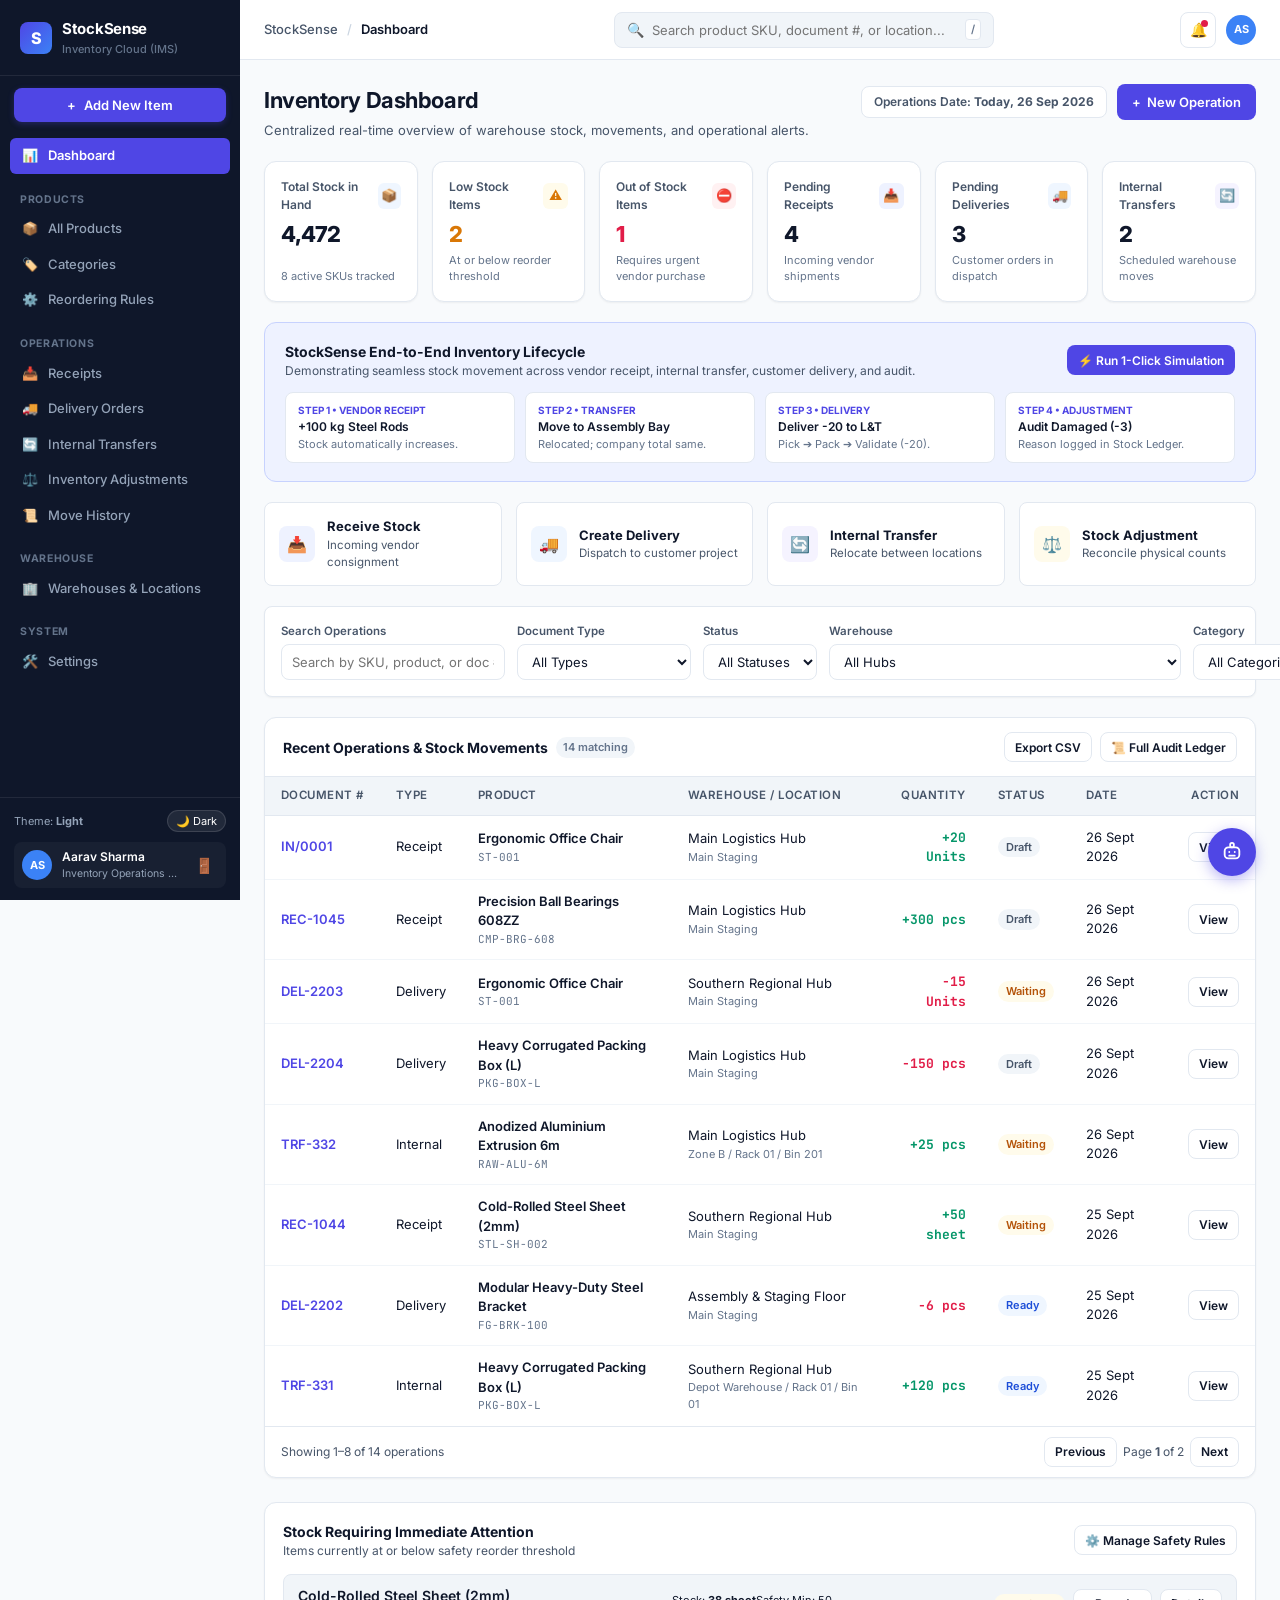
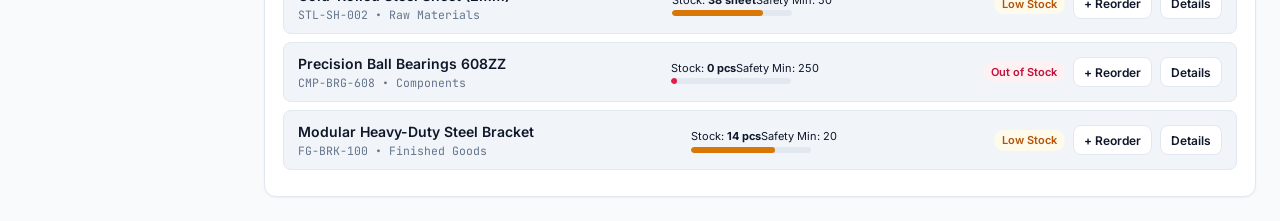
<file: my_hackathon_module/index.html>
<!DOCTYPE html>
<html lang="en" data-theme="light">
<head>
  <meta charset="UTF-8">
  <title>StockSense — Modern Inventory Management System (IMS)</title>
  <meta name="viewport" content="width=device-width, initial-scale=1, viewport-fit=cover">
  <meta name="description" content="StockSense digitizes inventory operations and replaces manual registers, Excel sheets, and scattered stock tracking with a centralized, real-time, easy-to-use application.">
  <link rel="preconnect" href="https://fonts.googleapis.com">
  <link rel="preconnect" href="https://fonts.gstatic.com" crossorigin>
  <link href="https://fonts.googleapis.com/css2?family=Inter:wght@400;500;600;700;800&family=JetBrains+Mono:wght@400;500;600;700&display=swap" rel="stylesheet">
  <style>
:root {
  --font-sans: 'Inter', -apple-system, BlinkMacSystemFont, 'Segoe UI', Roboto, Helvetica, Arial, sans-serif;
  --font-mono: 'JetBrains Mono', 'Cascadia Code', 'SF Mono', Consolas, Menlo, Monaco, monospace;

  --bg: #f8fafc;
  --surface: #ffffff;
  --surface-alt: #f1f5f9;
  --surface-hover: #f8fafc;
  --line: #e2e8f0;
  --line-light: #f1f5f9;
  --line-strong: #cbd5e1;

  --ink: #0f172a;
  --ink-soft: #475569;
  --ink-faint: #64748b;
  --ink-inverted: #ffffff;

  --primary: #4f46e5;
  --primary-hover: #4338ca;
  --primary-light: #eef2ff;
  --primary-border: #c7d2fe;

  --success: #059669;
  --success-bg: #ecfdf5;
  --warning: #d97706;
  --warning-bg: #fffbeb;
  --danger: #e11d48;
  --danger-bg: #fff1f2;
  --info: #2563eb;
  --info-bg: #eff6ff;

  --sidebar-w: 240px;
  --sidebar-bg: #0f172a;
  --sidebar-text: #94a3b8;
  --sidebar-active: #4f46e5;

  --radius-sm: 6px;
  --radius: 8px;
  --radius-lg: 12px;
  --radius-full: 9999px;

  --shadow-sm: 0 1px 2px 0 rgba(0, 0, 0, 0.05);
  --shadow-md: 0 4px 6px -1px rgba(0, 0, 0, 0.08), 0 2px 4px -2px rgba(0, 0, 0, 0.04);
  --shadow-lg: 0 10px 15px -3px rgba(0, 0, 0, 0.1), 0 4px 6px -4px rgba(0, 0, 0, 0.05);
}

[data-theme="dark"] {
  --bg: #0b0f19;
  --surface: #111827;
  --surface-alt: #1f2937;
  --surface-hover: #232d3f;
  --line: #2e384d;
  --line-light: #1e2638;
  --line-strong: #475569;

  --ink: #f8fafc;
  --ink-soft: #94a3b8;
  --ink-faint: #64748b;
  --ink-inverted: #0f172a;

  --primary: #6366f1;
  --primary-hover: #818cf8;
  --primary-light: rgba(99, 102, 241, 0.15);
  --primary-border: rgba(99, 102, 241, 0.3);

  --sidebar-bg: #080c14;
  --sidebar-text: #8896ab;
  --sidebar-active: #6366f1;
}

*, *::before, *::after { box-sizing: border-box; }
html, body {
  margin: 0;
  padding: 0;
  font-family: var(--font-sans);
  background-color: var(--bg);
  color: var(--ink);
  font-size: 14px;
  line-height: 1.5;
  -webkit-font-smoothing: antialiased;
}

a { color: inherit; text-decoration: none; }
button, input, select, textarea { font-family: inherit; font-size: inherit; color: inherit; }
.mono { font-family: var(--font-mono); }
:focus-visible { outline: 2px solid var(--primary); outline-offset: 2px; }

#app { min-height: 100vh; display: flex; flex-direction: column; }
.app-layout { display: flex; min-height: 100vh; }

.sidebar {
  width: var(--sidebar-w);
  background-color: var(--sidebar-bg);
  color: var(--sidebar-text);
  display: flex;
  flex-direction: column;
  position: fixed;
  top: 0;
  left: 0;
  bottom: 0;
  z-index: 40;
  transition: transform 0.2s ease;
}

.sidebar-brand {
  padding: 18px 20px;
  display: flex;
  align-items: center;
  gap: 10px;
  border-bottom: 1px solid rgba(255, 255, 255, 0.08);
}
.brand-logo {
  width: 32px;
  height: 32px;
  border-radius: var(--radius);
  background: linear-gradient(135deg, #4f46e5, #3b82f6);
  color: #fff;
  display: flex;
  align-items: center;
  justify-content: center;
  font-weight: 800;
  font-size: 16px;
  flex-shrink: 0;
}
.brand-title {
  font-size: 15px;
  font-weight: 700;
  color: #ffffff;
  letter-spacing: -0.02em;
}
.brand-sub {
  font-size: 11px;
  color: #64748b;
  font-weight: 500;
}

.sidebar-action-wrap {
  padding: 12px 14px 6px;
}
.btn-sidebar-add {
  width: 100%;
  display: flex;
  align-items: center;
  justify-content: center;
  gap: 8px;
  background: var(--primary);
  color: #ffffff;
  border: none;
  border-radius: var(--radius);
  padding: 9px 12px;
  font-size: 13px;
  font-weight: 600;
  cursor: pointer;
  box-shadow: 0 2px 6px rgba(79, 70, 229, 0.3);
  transition: background 0.15s ease;
}
.btn-sidebar-add:hover { background: var(--primary-hover); }

.sidebar-menu {
  flex: 1;
  overflow-y: auto;
  padding: 10px 10px 20px;
  display: flex;
  flex-direction: column;
  gap: 14px;
}
.menu-group-title {
  font-size: 10.5px;
  font-weight: 700;
  text-transform: uppercase;
  letter-spacing: 0.06em;
  color: #64748b;
  padding: 4px 10px;
}
.menu-item {
  display: flex;
  align-items: center;
  gap: 10px;
  padding: 8px 12px;
  border-radius: var(--radius-sm);
  color: var(--sidebar-text);
  font-size: 13px;
  font-weight: 500;
  cursor: pointer;
  transition: all 0.15s ease;
}
.menu-item:hover {
  background: rgba(255, 255, 255, 0.06);
  color: #ffffff;
}
.menu-item.active {
  background: var(--sidebar-active);
  color: #ffffff;
  font-weight: 600;
}

.sidebar-footer {
  padding: 12px 14px;
  border-top: 1px solid rgba(255, 255, 255, 0.08);
  display: flex;
  flex-direction: column;
  gap: 10px;
}
.theme-row {
  display: flex;
  align-items: center;
  justify-content: space-between;
  font-size: 11px;
  color: #94a3b8;
}
.theme-btn {
  background: rgba(255, 255, 255, 0.08);
  border: 1px solid rgba(255, 255, 255, 0.12);
  color: #ffffff;
  border-radius: var(--radius-full);
  padding: 3px 8px;
  font-size: 11px;
  cursor: pointer;
}
.user-card {
  display: flex;
  align-items: center;
  gap: 10px;
  padding: 6px 8px;
  border-radius: var(--radius);
  background: rgba(255, 255, 255, 0.04);
  cursor: pointer;
}
.user-avatar {
  width: 30px;
  height: 30px;
  border-radius: 9999px;
  background: #3b82f6;
  color: #fff;
  font-weight: 700;
  font-size: 11px;
  display: flex;
  align-items: center;
  justify-content: center;
}
.user-info { flex: 1; min-width: 0; }
.user-name { font-size: 12px; font-weight: 600; color: #fff; white-space: nowrap; overflow: hidden; text-overflow: ellipsis; }
.user-role { font-size: 10.5px; color: #94a3b8; white-space: nowrap; overflow: hidden; text-overflow: ellipsis; }

.main-wrapper {
  flex: 1;
  margin-left: var(--sidebar-w);
  display: flex;
  flex-direction: column;
  min-width: 0;
}

.header {
  height: 60px;
  background: var(--surface);
  border-bottom: 1px solid var(--line);
  display: flex;
  align-items: center;
  justify-content: space-between;
  padding: 0 24px;
  position: sticky;
  top: 0;
  z-index: 30;
}
.header-left {
  display: flex;
  align-items: center;
  gap: 14px;
}
.menu-toggle-btn {
  display: none;
  background: none;
  border: none;
  font-size: 18px;
  cursor: pointer;
}
.breadcrumbs {
  font-size: 13px;
  color: var(--ink-soft);
  font-weight: 500;
}
.breadcrumbs a { color: var(--ink-soft); }
.breadcrumbs a:hover { color: var(--primary); }
.breadcrumbs-sep { margin: 0 6px; color: var(--line-strong); }
.breadcrumbs-curr { font-weight: 600; color: var(--ink); }

.header-center {
  flex: 1;
  max-width: 380px;
  margin: 0 20px;
}
.search-pill {
  display: flex;
  align-items: center;
  background: var(--surface-alt);
  border: 1px solid var(--line);
  border-radius: var(--radius);
  padding: 0 12px;
  height: 36px;
}
.search-pill input {
  flex: 1;
  background: none;
  border: none;
  outline: none;
  font-size: 13px;
  padding-left: 8px;
}
.hotkey-tag {
  font-size: 11px;
  font-weight: 600;
  background: var(--surface);
  border: 1px solid var(--line);
  padding: 1px 5px;
  border-radius: 4px;
  color: var(--ink-faint);
}

.header-right {
  display: flex;
  align-items: center;
  gap: 10px;
}
.header-btn {
  width: 36px;
  height: 36px;
  border-radius: var(--radius);
  border: 1px solid var(--line);
  background: var(--surface);
  display: flex;
  align-items: center;
  justify-content: center;
  cursor: pointer;
  position: relative;
}
.header-btn:hover { background: var(--surface-alt); }
.alert-dot {
  position: absolute;
  top: 7px;
  right: 7px;
  width: 7px;
  height: 7px;
  border-radius: 9999px;
  background: var(--danger);
}

.page-body {
  padding: 24px;
  flex: 1;
}
.page-head {
  display: flex;
  align-items: flex-start;
  justify-content: space-between;
  margin-bottom: 20px;
  gap: 16px;
}
.page-title {
  font-size: 22px;
  font-weight: 700;
  letter-spacing: -0.02em;
  color: var(--ink);
  margin: 0 0 4px;
}
.page-subtitle {
  font-size: 13px;
  color: var(--ink-soft);
}
.page-actions {
  display: flex;
  align-items: center;
  gap: 10px;
}

.btn {
  display: inline-flex;
  align-items: center;
  justify-content: center;
  gap: 6px;
  height: 36px;
  padding: 0 14px;
  border-radius: var(--radius);
  font-size: 13px;
  font-weight: 600;
  cursor: pointer;
  border: 1px solid transparent;
  transition: all 0.15s ease;
  white-space: nowrap;
}
.btn-primary { background: var(--primary); color: #fff; }
.btn-primary:hover { background: var(--primary-hover); }
.btn-secondary { background: var(--surface); border-color: var(--line); color: var(--ink); }
.btn-secondary:hover { background: var(--surface-alt); border-color: var(--line-strong); }
.btn-danger { background: var(--danger); color: #fff; }
.btn-danger:hover { background: #be123c; }
.btn-sm { height: 30px; padding: 0 10px; font-size: 12px; }

.kpi-row {
  display: grid;
  grid-template-columns: repeat(6, 1fr);
  gap: 14px;
  margin-bottom: 20px;
}
.kpi-box {
  background: var(--surface);
  border: 1px solid var(--line);
  border-radius: var(--radius-lg);
  padding: 16px;
  box-shadow: var(--shadow-sm);
  display: flex;
  flex-direction: column;
}
.kpi-top {
  display: flex;
  align-items: center;
  justify-content: space-between;
  margin-bottom: 8px;
}
.kpi-name {
  font-size: 12px;
  font-weight: 600;
  color: var(--ink-soft);
}
.kpi-icon-pill {
  width: 26px;
  height: 26px;
  border-radius: var(--radius-sm);
  display: flex;
  align-items: center;
  justify-content: center;
  font-size: 13px;
}
.kpi-number {
  font-size: 22px;
  font-weight: 800;
  letter-spacing: -0.02em;
  color: var(--ink);
  line-height: 1.1;
  margin-bottom: 6px;
}
.kpi-meta {
  font-size: 11px;
  color: var(--ink-faint);
  margin-top: auto;
}

.quick-row {
  display: grid;
  grid-template-columns: repeat(4, 1fr);
  gap: 14px;
  margin-bottom: 20px;
}
.quick-card {
  background: var(--surface);
  border: 1px solid var(--line);
  border-radius: var(--radius);
  padding: 14px;
  display: flex;
  align-items: center;
  gap: 12px;
  cursor: pointer;
  transition: all 0.15s ease;
}
.quick-card:hover {
  transform: translateY(-2px);
  border-color: var(--primary-border);
  box-shadow: var(--shadow-sm);
}
.quick-ico {
  width: 36px;
  height: 36px;
  border-radius: var(--radius);
  display: flex;
  align-items: center;
  justify-content: center;
  font-size: 16px;
  flex-shrink: 0;
}
.quick-title { font-weight: 700; font-size: 13px; color: var(--ink); }
.quick-desc { font-size: 11.5px; color: var(--ink-soft); }

.filter-box {
  background: var(--surface);
  border: 1px solid var(--line);
  border-radius: var(--radius);
  padding: 16px;
  margin-bottom: 20px;
  box-shadow: var(--shadow-sm);
}
.filter-row {
  display: grid;
  grid-template-columns: 2fr 1fr 1fr 1fr 1fr auto;
  gap: 12px;
  align-items: flex-end;
}
.filter-field {
  display: flex;
  flex-direction: column;
  gap: 4px;
}
.filter-label {
  font-size: 11.5px;
  font-weight: 600;
  color: var(--ink-soft);
}
.input-control {
  height: 36px;
  border: 1px solid var(--line);
  border-radius: var(--radius);
  background: var(--surface);
  color: var(--ink);
  padding: 0 10px;
  font-size: 13px;
  outline: none;
}
.input-control:focus {
  border-color: var(--primary);
  box-shadow: 0 0 0 2px rgba(79, 70, 229, 0.15);
}

.table-panel {
  background: var(--surface);
  border: 1px solid var(--line);
  border-radius: var(--radius-lg);
  overflow: hidden;
  box-shadow: var(--shadow-sm);
  margin-bottom: 24px;
}
.table-panel-head {
  padding: 14px 18px;
  border-bottom: 1px solid var(--line);
  display: flex;
  align-items: center;
  justify-content: space-between;
}
.table-panel-title {
  font-size: 14px;
  font-weight: 700;
  color: var(--ink);
  display: flex;
  align-items: center;
  gap: 8px;
}
.badge-count {
  font-size: 11px;
  background: var(--surface-alt);
  padding: 2px 7px;
  border-radius: var(--radius-full);
  color: var(--ink-faint);
  font-weight: 600;
}

.table-responsive { width: 100%; overflow-x: auto; }
.table {
  width: 100%;
  border-collapse: collapse;
  font-size: 13px;
  text-align: left;
}
.table th {
  background: var(--surface-alt);
  color: var(--ink-soft);
  font-weight: 600;
  font-size: 11.5px;
  text-transform: uppercase;
  letter-spacing: 0.04em;
  padding: 10px 16px;
  border-bottom: 1px solid var(--line);
  white-space: nowrap;
}
.table td {
  padding: 12px 16px;
  border-bottom: 1px solid var(--line-light);
  color: var(--ink);
  vertical-align: middle;
}
.table tr:hover td { background: var(--surface-hover); }
.table tr:last-child td { border-bottom: none; }

.table-link {
  font-family: inherit;
  font-weight: 600;
  color: var(--primary);
  cursor: pointer;
}
.table-link:hover {
  text-decoration: underline;
  color: var(--primary-hover);
}

.table-code {
  font-family: var(--font-mono);
  font-size: 13px;
  font-weight: 600;
}

.badge {
  display: inline-flex;
  align-items: center;
  gap: 4px;
  padding: 2px 8px;
  border-radius: var(--radius-full);
  font-size: 11px;
  font-weight: 600;
  white-space: nowrap;
}
.badge-draft { background: #f1f5f9; color: #475569; }
.badge-waiting { background: #fffbeb; color: #b45309; }
.badge-ready { background: #eff6ff; color: #1d4ed8; }
.badge-done { background: #ecfdf5; color: #047857; }
.badge-canceled { background: #fff1f2; color: #be123c; }

.badge-instock { background: #ecfdf5; color: #047857; }
.badge-low { background: #fffbeb; color: #b45309; }
.badge-out { background: #fff1f2; color: #be123c; }

.qty-pos { color: var(--success); font-family: var(--font-mono); font-weight: 700; }
.qty-neg { color: var(--danger); font-family: var(--font-mono); font-weight: 700; }

.pagination {
  padding: 10px 16px;
  border-top: 1px solid var(--line);
  display: flex;
  align-items: center;
  justify-content: space-between;
  font-size: 12px;
  color: var(--ink-soft);
}
.pager-controls {
  display: flex;
  align-items: center;
  gap: 6px;
}

.attention-panel {
  background: var(--surface);
  border: 1px solid var(--line);
  border-radius: var(--radius-lg);
  padding: 18px;
  box-shadow: var(--shadow-sm);
}
.attention-head {
  display: flex;
  align-items: center;
  justify-content: space-between;
  margin-bottom: 14px;
}
.attention-row {
  display: flex;
  align-items: center;
  justify-content: space-between;
  padding: 10px 14px;
  border: 1px solid var(--line);
  border-radius: var(--radius);
  background: var(--surface-alt);
  margin-bottom: 8px;
  gap: 12px;
  flex-wrap: wrap;
}
.meter-bar {
  width: 120px;
  height: 6px;
  border-radius: var(--radius-full);
  background: var(--line);
  overflow: hidden;
}
.meter-fill { height: 100%; border-radius: var(--radius-full); }
.meter-fill.low { background: var(--warning); }
.meter-fill.out { background: var(--danger); }

.diff-box {
  background: var(--surface-alt);
  border: 1px solid var(--line);
  border-radius: var(--radius);
  padding: 14px;
  display: flex;
  align-items: center;
  justify-content: space-around;
  margin: 14px 0;
}
.diff-col { text-align: center; }
.diff-lbl { font-size: 11px; font-weight: 600; color: var(--ink-faint); }
.diff-val { font-size: 18px; font-weight: 800; font-family: var(--font-mono); }

.modal-overlay {
  position: fixed;
  inset: 0;
  background: rgba(15, 23, 42, 0.55);
  backdrop-filter: blur(3px);
  z-index: 50;
  display: flex;
  align-items: center;
  justify-content: center;
  padding: 16px;
}
.modal-content {
  background: var(--surface);
  border-radius: var(--radius-lg);
  width: 100%;
  max-width: 560px;
  max-height: 90vh;
  display: flex;
  flex-direction: column;
  box-shadow: var(--shadow-lg);
  overflow: hidden;
}
.modal-header {
  padding: 16px 20px;
  border-bottom: 1px solid var(--line);
  display: flex;
  align-items: center;
  justify-content: space-between;
}
.modal-title { font-size: 15px; font-weight: 700; margin: 0; }
.modal-body { padding: 20px; overflow-y: auto; flex: 1; }
.modal-footer {
  padding: 14px 20px;
  border-top: 1px solid var(--line);
  display: flex;
  align-items: center;
  justify-content: flex-end;
  gap: 8px;
  background: var(--surface-alt);
}

.form-row {
  display: grid;
  grid-template-columns: 1fr 1fr;
  gap: 12px;
  margin-bottom: 12px;
}
.form-row-full { grid-column: span 2; margin-bottom: 12px; }

.toast-wrap {
  position: fixed;
  bottom: 20px;
  right: 20px;
  z-index: 100;
  display: flex;
  flex-direction: column;
  gap: 8px;
}
.toast {
  background: #0f172a;
  color: #fff;
  border-radius: var(--radius);
  padding: 10px 16px;
  font-size: 12.5px;
  font-weight: 500;
  box-shadow: var(--shadow-lg);
  display: flex;
  align-items: center;
  gap: 8px;
}

@media (max-width: 1200px) {
  .kpi-row { grid-template-columns: repeat(3, 1fr); }
  .filter-row { grid-template-columns: 1fr 1fr; }
}
@media (max-width: 840px) {
  .sidebar { transform: translateX(-100%); }
  .sidebar.open { transform: translateX(0); }
  .main-wrapper { margin-left: 0; }
  .menu-toggle-btn { display: block; }
  .header-center { display: none; }
  .kpi-row { grid-template-columns: repeat(2, 1fr); }
  .quick-row { grid-template-columns: 1fr 1fr; }
}
@media (max-width: 600px) {
  .page-body { padding: 14px; }
  .kpi-row { grid-template-columns: 1fr; }
  .quick-row { grid-template-columns: 1fr; }
  .filter-row { grid-template-columns: 1fr; }
  .form-row { grid-template-columns: 1fr; }
}

.auth-page {
  min-height: 100vh;
  display: flex;
  align-items: center;
  justify-content: center;
  background: radial-gradient(circle at 10% 20%, rgba(79, 70, 229, 0.05) 0%, rgba(248, 250, 252, 1) 90%);
  padding: 24px 16px;
}
[data-theme="dark"] .auth-page {
  background: radial-gradient(circle at 10% 20%, rgba(79, 70, 229, 0.12) 0%, rgba(15, 23, 42, 1) 90%);
}
.auth-container {
  width: 100%;
  max-width: 440px;
}
.auth-brand {
  display: flex;
  flex-direction: column;
  align-items: center;
  gap: 10px;
  margin-bottom: 24px;
  text-align: center;
}
.auth-logo {
  width: 48px;
  height: 48px;
  border-radius: 12px;
  background: linear-gradient(135deg, var(--primary) 0%, #312e81 100%);
  color: #fff;
  display: flex;
  align-items: center;
  justify-content: center;
  font-weight: 800;
  font-size: 22px;
  box-shadow: 0 10px 15px -3px rgba(79, 70, 229, 0.3);
}
.auth-title {
  font-size: 22px;
  font-weight: 800;
  color: var(--ink);
  letter-spacing: -0.02em;
}
.auth-sub {
  font-size: 13.5px;
  color: var(--ink-faint);
}
.auth-card {
  background: var(--surface);
  border: 1px solid var(--line);
  border-radius: var(--radius-lg);
  padding: 32px 28px;
  box-shadow: var(--shadow-lg);
}
.auth-card-title {
  font-size: 18px;
  font-weight: 700;
  color: var(--ink);
  margin-bottom: 6px;
}
.auth-card-desc {
  font-size: 13px;
  color: var(--ink-faint);
  margin-bottom: 22px;
}
.auth-field {
  margin-bottom: 16px;
}
.auth-label-row {
  display: flex;
  justify-content: space-between;
  align-items: center;
  margin-bottom: 6px;
}
.auth-label {
  font-size: 12.5px;
  font-weight: 600;
  color: var(--ink);
}
.auth-forgot {
  font-size: 12px;
  color: var(--primary);
  font-weight: 600;
  cursor: pointer;
}
.auth-forgot:hover { text-decoration: underline; }
.auth-input {
  width: 100%;
  padding: 10px 14px;
  background: var(--surface-alt);
  border: 1px solid var(--line-strong);
  border-radius: var(--radius);
  font-size: 14px;
  color: var(--ink);
  transition: all 0.15s ease;
}
.auth-input:focus {
  outline: none;
  background: var(--surface);
  border-color: var(--primary);
  box-shadow: 0 0 0 3px rgba(79, 70, 229, 0.15);
}
.auth-btn-primary {
  width: 100%;
  padding: 11px 16px;
  background: var(--primary);
  color: #fff;
  border: none;
  border-radius: var(--radius);
  font-size: 14px;
  font-weight: 600;
  cursor: pointer;
  box-shadow: 0 4px 6px -1px rgba(79, 70, 229, 0.25);
  transition: background 0.15s ease;
  margin-top: 8px;
}
.auth-btn-primary:hover {
  background: var(--primary-hover);
}
.auth-divider {
  display: flex;
  align-items: center;
  text-align: center;
  margin: 20px 0;
  color: var(--ink-faint);
  font-size: 11.5px;
  text-transform: uppercase;
  letter-spacing: 0.05em;
  font-weight: 600;
}
.auth-divider::before, .auth-divider::after {
  content: '';
  flex: 1;
  border-bottom: 1px solid var(--line);
}
.auth-divider::before { margin-right: 12px; }
.auth-divider::after { margin-left: 12px; }
.auth-quick-login {
  display: flex;
  flex-direction: column;
  gap: 8px;
}
.quick-role-btn {
  display: flex;
  align-items: center;
  justify-content: space-between;
  padding: 9px 12px;
  border: 1px solid var(--line);
  background: var(--surface-alt);
  border-radius: var(--radius);
  cursor: pointer;
  font-size: 12.5px;
  color: var(--ink);
  transition: all 0.15s ease;
}
.quick-role-btn:hover {
  background: var(--surface-hover);
  border-color: var(--primary);
  color: var(--primary);
}
.auth-footer {
  text-align: center;
  margin-top: 20px;
  font-size: 13px;
  color: var(--ink-faint);
}
.auth-footer a {
  color: var(--primary);
  font-weight: 600;
  cursor: pointer;
}
.auth-footer a:hover { text-decoration: underline; }
.otp-inputs {
  display: flex;
  gap: 8px;
  justify-content: center;
  margin: 16px 0;
}
.otp-box {
  width: 44px;
  height: 48px;
  text-align: center;
  font-size: 20px;
  font-weight: 700;
  font-family: var(--font-mono);
  border: 1px solid var(--line-strong);
  background: var(--surface-alt);
  border-radius: var(--radius);
  color: var(--ink);
}
.otp-box:focus {
  border-color: var(--primary);
  background: var(--surface);
  outline: none;
  box-shadow: 0 0 0 3px rgba(79, 70, 229, 0.15);
}
.otp-info-pill {
  background: var(--primary-light);
  border: 1px dashed var(--primary-border);
  padding: 8px 12px;
  border-radius: var(--radius);
  font-size: 12px;
  color: var(--primary);
  text-align: center;
  margin-bottom: 16px;
}
.auth-alert-error {
  display: flex;
  align-items: center;
  gap: 8px;
  background: rgba(239, 68, 68, 0.1);
  border: 1px solid rgba(239, 68, 68, 0.35);
  color: #ef4444;
  padding: 10px 14px;
  border-radius: var(--radius);
  font-size: 13px;
  font-weight: 500;
  margin-bottom: 16px;
  line-height: 1.4;
}
.auth-alert-success {
  display: flex;
  align-items: center;
  gap: 8px;
  background: rgba(16, 185, 129, 0.1);
  border: 1px solid rgba(16, 185, 129, 0.35);
  color: #10b981;
  padding: 10px 14px;
  border-radius: var(--radius);
  font-size: 13px;
  font-weight: 500;
  margin-bottom: 16px;
  line-height: 1.4;
}
.auth-masked-email {
  font-family: var(--font-mono);
  font-weight: 600;
  color: var(--ink);
  background: var(--surface-alt);
  padding: 3px 8px;
  border-radius: 4px;
  display: inline-block;
  margin-top: 4px;
}
.otp-timer-wrap {
  text-align: center;
  margin: 14px 0 10px 0;
  font-size: 13px;
  font-weight: 600;
  color: var(--ink-soft);
  display: flex;
  align-items: center;
  justify-content: center;
  gap: 6px;
}
.otp-timer-wrap.expired {
  color: #ef4444;
}
.otp-resend-wrap {
  text-align: center;
  margin-top: 14px;
  font-size: 13px;
}
.otp-resend-btn {
  background: none;
  border: none;
  color: var(--primary);
  font-weight: 600;
  cursor: pointer;
  padding: 0;
  font-size: 13px;
  text-decoration: underline;
  transition: opacity 0.2s ease;
}
.otp-resend-btn:disabled, .otp-resend-btn[disabled] {
  color: var(--ink-faint);
  text-decoration: none;
  cursor: not-allowed;
  opacity: 0.7;
}
.password-field-wrap {
  position: relative;
  display: flex;
  align-items: center;
}
.password-field-wrap .auth-input {
  padding-right: 42px;
}
.password-toggle-btn {
  position: absolute;
  right: 8px;
  background: transparent;
  border: none;
  cursor: pointer;
  color: var(--ink-faint);
  display: flex;
  align-items: center;
  justify-content: center;
  padding: 6px;
  border-radius: 4px;
  transition: color 0.15s ease;
}
.password-toggle-btn:hover {
  color: var(--ink);
}
.password-hint {
  font-size: 11.5px;
  color: var(--ink-faint);
  margin-top: 4px;
}
.auth-success-box {
  text-align: center;
  padding: 24px 16px;
}
.auth-success-icon {
  width: 56px;
  height: 56px;
  border-radius: 50%;
  background: rgba(16, 185, 129, 0.12);
  color: #10b981;
  display: flex;
  align-items: center;
  justify-content: center;
  font-size: 28px;
  margin: 0 auto 16px auto;
  border: 1px solid rgba(16, 185, 129, 0.3);
}
.auth-success-title {
  font-size: 18px;
  font-weight: 700;
  color: var(--ink);
  margin-bottom: 8px;
}
.auth-success-desc {
  font-size: 13.5px;
  color: var(--ink-soft);
  margin-bottom: 24px;
  line-height: 1.5;
}
.ai-assistant-btn {
  position: fixed;
  bottom: 24px;
  right: 24px;
  width: 48px;
  height: 48px;
  border-radius: 50%;
  background: var(--primary);
  color: #fff;
  border: none;
  box-shadow: 0 4px 14px rgba(79, 70, 229, 0.4);
  cursor: pointer;
  display: flex;
  align-items: center;
  justify-content: center;
  z-index: 999;
  transition: transform 0.15s ease, box-shadow 0.15s ease;
}
.ai-assistant-btn:hover {
  transform: scale(1.06);
  box-shadow: 0 6px 18px rgba(79, 70, 229, 0.5);
}
.ai-assistant-panel {
  position: fixed;
  bottom: 84px;
  right: 24px;
  width: 360px;
  max-width: calc(100vw - 32px);
  height: 480px;
  max-height: calc(100vh - 120px);
  background: var(--surface);
  border: 1px solid var(--line);
  border-radius: 12px;
  box-shadow: 0 12px 32px rgba(0, 0, 0, 0.18);
  display: flex;
  flex-direction: column;
  overflow: hidden;
  z-index: 1000;
}
[data-theme="dark"] .ai-assistant-panel {
  box-shadow: 0 12px 32px rgba(0, 0, 0, 0.5);
}
.ai-panel-header {
  padding: 12px 14px;
  background: var(--surface-alt);
  border-bottom: 1px solid var(--line);
  display: flex;
  align-items: center;
  justify-content: space-between;
}
.ai-panel-title-wrap {
  display: flex;
  align-items: center;
  gap: 8px;
}
.ai-panel-avatar {
  width: 28px;
  height: 28px;
  border-radius: 6px;
  background: var(--primary);
  color: #fff;
  display: flex;
  align-items: center;
  justify-content: center;
  font-size: 13px;
}
.ai-panel-title {
  font-size: 13.5px;
  font-weight: 700;
  color: var(--ink);
  line-height: 1.2;
}
.ai-panel-subtitle {
  font-size: 11px;
  color: var(--ink-faint);
}
.ai-panel-close-btn {
  background: transparent;
  border: none;
  color: var(--ink-faint);
  font-size: 16px;
  cursor: pointer;
  padding: 4px;
  line-height: 1;
  border-radius: 4px;
  transition: color 0.15s ease;
}
.ai-panel-close-btn:hover {
  color: var(--ink);
}
.ai-panel-body {
  flex: 1;
  padding: 14px;
  overflow-y: auto;
  display: flex;
  flex-direction: column;
  gap: 12px;
}
.ai-msg {
  display: flex;
  gap: 8px;
  max-width: 88%;
}
.ai-msg.user {
  align-self: flex-end;
  flex-direction: row-reverse;
}
.ai-msg.assistant {
  align-self: flex-start;
}
.ai-bubble {
  padding: 9px 12px;
  font-size: 12.5px;
  line-height: 1.45;
  border-radius: 12px;
  word-break: break-word;
}
.ai-msg.user .ai-bubble {
  background: var(--primary);
  color: #fff;
  border-bottom-right-radius: 2px;
}
.ai-msg.assistant .ai-bubble {
  background: var(--surface-alt);
  color: var(--ink);
  border: 1px solid var(--line);
  border-bottom-left-radius: 2px;
}
.ai-suggestions-box {
  display: flex;
  flex-direction: column;
  gap: 6px;
  margin-top: 4px;
}
.ai-suggestion-chip {
  padding: 6px 10px;
  background: var(--surface-alt);
  border: 1px solid var(--line);
  border-radius: 8px;
  font-size: 11.5px;
  font-weight: 500;
  color: var(--primary);
  cursor: pointer;
  text-align: left;
  transition: all 0.15s ease;
}
.ai-suggestion-chip:hover {
  background: var(--primary-light);
  border-color: var(--primary);
}
.ai-panel-footer {
  padding: 10px 12px;
  border-top: 1px solid var(--line);
  background: var(--surface);
  display: flex;
  gap: 8px;
  align-items: center;
}
.ai-input {
  flex: 1;
  padding: 8px 12px;
  font-size: 13px;
  border: 1px solid var(--line);
  border-radius: var(--radius);
  background: var(--surface-alt);
  color: var(--ink);
  outline: none;
  transition: border-color 0.15s ease;
}
.ai-input:focus {
  border-color: var(--primary);
  background: var(--surface);
}
.ai-send-btn {
  padding: 8px 14px;
  background: var(--primary);
  color: #fff;
  border: none;
  border-radius: var(--radius);
  font-size: 13px;
  font-weight: 600;
  cursor: pointer;
  transition: background 0.15s ease;
  white-space: nowrap;
}
.ai-send-btn:hover {
  background: var(--primary-hover);
}
.ai-loading-dots {
  display: inline-flex;
  gap: 4px;
  align-items: center;
  padding: 4px 6px;
}
.ai-loading-dots span {
  width: 6px;
  height: 6px;
  border-radius: 50%;
  background: var(--ink-faint);
  animation: aiDotPulse 1.2s infinite ease-in-out both;
}
.ai-loading-dots span:nth-child(1) { animation-delay: -0.32s; }
.ai-loading-dots span:nth-child(2) { animation-delay: -0.16s; }
@keyframes aiDotPulse {
  0%, 80%, 100% { transform: scale(0.6); opacity: 0.4; }
  40% { transform: scale(1); opacity: 1; }
}
@media (max-width: 640px) {
  .ai-assistant-btn {
    bottom: 16px;
    right: 16px;
    width: 44px;
    height: 44px;
  }
  .ai-assistant-panel {
    bottom: 68px;
    right: 16px;
    width: calc(100vw - 32px);
    height: 420px;
  }
}
.auth-notif-box {
  background: rgba(99, 102, 241, 0.08);
  border: 1px solid rgba(99, 102, 241, 0.25);
  border-radius: var(--radius);
  padding: 12px 14px;
  margin-bottom: 16px;
  text-align: left;
}
.auth-notif-top {
  display: flex;
  align-items: center;
  justify-content: space-between;
  margin-bottom: 6px;
  font-size: 11px;
}
.auth-notif-badge {
  font-weight: 700;
  color: var(--primary);
  text-transform: uppercase;
  letter-spacing: 0.5px;
}
.auth-notif-sub {
  color: var(--ink-faint);
  font-size: 11px;
}
.auth-notif-row {
  display: flex;
  align-items: center;
  justify-content: space-between;
  gap: 10px;
}
.auth-notif-code {
  font-family: 'JetBrains Mono', monospace;
  font-size: 20px;
  font-weight: 700;
  color: var(--primary);
  letter-spacing: 4px;
}
.auth-notif-autofill {
  background: var(--primary);
  color: #fff;
  border: none;
  border-radius: 6px;
  padding: 6px 12px;
  font-size: 12px;
  font-weight: 600;
  cursor: pointer;
  transition: opacity 0.15s;
}
.auth-notif-autofill:hover {
  opacity: 0.9;
}

  </style>
</head>
<body>
  <div id="app"></div>
  <script>

(function() {
  "use strict";

  function getInitialData() {
    return {
      warehouses: [
        {
          id: 'wh-mum',
          name: 'Main Logistics Hub (Bhiwandi, Mumbai)',
          address: 'Plot 42, Mankoli Naka, Bhiwandi, Maharashtra 421302',
          locations: [
            { id: 'loc-m1', name: 'Zone A / Rack 01 / Bin 101', zone: 'Zone A', rack: 'Rack 01', bin: 'Bin 101' },
            { id: 'loc-m2', name: 'Zone A / Rack 02 / Bin 104', zone: 'Zone A', rack: 'Rack 02', bin: 'Bin 104' },
            { id: 'loc-m3', name: 'Zone B / Rack 01 / Bin 201', zone: 'Zone B', rack: 'Rack 01', bin: 'Bin 201' }
          ]
        },
        {
          id: 'wh-blr',
          name: 'Assembly & Staging Floor (Peenya, Bengaluru)',
          address: 'Phase 2, Peenya Industrial Area, Bengaluru, Karnataka 560058',
          locations: [
            { id: 'loc-b1', name: 'Production Staging Line 1', zone: 'Line 1', rack: 'Staging', bin: 'Stage-A' },
            { id: 'loc-b2', name: 'Sub-Assembly Bay 2', zone: 'Line 2', rack: 'Assembly', bin: 'Bay-B' }
          ]
        },
        {
          id: 'wh-chn',
          name: 'Southern Regional Hub (Sriperumbudur, Chennai)',
          address: 'SIPCOT Industrial Park, Sriperumbudur, Tamil Nadu 602105',
          locations: [
            { id: 'loc-c1', name: 'Depot Warehouse / Rack 01 / Bin 01', zone: 'Depot', rack: 'Rack 01', bin: 'Bin 01' },
            { id: 'loc-c2', name: 'Cold & Moisture Storage Vault', zone: 'Depot', rack: 'Vault 1', bin: 'Sec-02' }
          ]
        }
      ],
      categories: [
        { id: 'cat-furn', name: 'Furniture' },
        { id: 'cat-raw', name: 'Raw Materials' },
        { id: 'cat-comp', name: 'Components' },
        { id: 'cat-fg', name: 'Finished Goods' },
        { id: 'cat-pkg', name: 'Packaging' }
      ],
      products: [
        { id: 'p0', sku: 'ST-001', product_code: 'ST-001', name: 'Ergonomic Office Chair', product_name: 'Ergonomic Office Chair', category: 'Furniture', uom: 'Units', stock: 100, quantity_on_hand: 100, reorder: 25, warehouse: 'wh-mum', location: 'loc-m1', cost: 4200 },
        { id: 'p1', sku: 'STL-RD-012', product_code: 'STL-RD-012', name: 'High-Tensile Steel Rods (12mm)', product_name: 'High-Tensile Steel Rods (12mm)', category: 'Raw Materials', uom: 'kg', stock: 450, quantity_on_hand: 450, reorder: 150, warehouse: 'wh-mum', location: 'loc-m1', cost: 68 },
        { id: 'p2', sku: 'STL-SH-002', product_code: 'STL-SH-002', name: 'Cold-Rolled Steel Sheet (2mm)', product_name: 'Cold-Rolled Steel Sheet (2mm)', category: 'Raw Materials', uom: 'sheet', stock: 38, quantity_on_hand: 38, reorder: 50, warehouse: 'wh-mum', location: 'loc-m2', cost: 1250 },
        { id: 'p3', sku: 'CMP-BLT-M8', product_code: 'CMP-BLT-M8', name: 'Hexagonal High-Grade Bolts M8', product_name: 'Hexagonal High-Grade Bolts M8', category: 'Components', uom: 'pcs', stock: 2800, quantity_on_hand: 2800, reorder: 600, warehouse: 'wh-mum', location: 'loc-m3', cost: 4.5 },
        { id: 'p4', sku: 'CMP-BRG-608', product_code: 'CMP-BRG-608', name: 'Precision Ball Bearings 608ZZ', product_name: 'Precision Ball Bearings 608ZZ', category: 'Components', uom: 'pcs', stock: 0, quantity_on_hand: 0, reorder: 250, warehouse: 'wh-mum', location: 'loc-m3', cost: 35 },
        { id: 'p5', sku: 'FG-BRK-100', product_code: 'FG-BRK-100', name: 'Modular Heavy-Duty Steel Bracket', product_name: 'Modular Heavy-Duty Steel Bracket', category: 'Finished Goods', uom: 'pcs', stock: 14, quantity_on_hand: 14, reorder: 20, warehouse: 'wh-blr', location: 'loc-b1', cost: 850 },
        { id: 'p6', sku: 'PKG-BOX-L', product_code: 'PKG-BOX-L', name: 'Heavy Corrugated Packing Box (L)', product_name: 'Heavy Corrugated Packing Box (L)', category: 'Packaging', uom: 'pcs', stock: 950, quantity_on_hand: 950, reorder: 300, warehouse: 'wh-mum', location: 'loc-m2', cost: 42 },
        { id: 'p7', sku: 'RAW-ALU-6M', product_code: 'RAW-ALU-6M', name: 'Anodized Aluminium Extrusion 6m', product_name: 'Anodized Aluminium Extrusion 6m', category: 'Raw Materials', uom: 'pcs', stock: 120, quantity_on_hand: 120, reorder: 40, warehouse: 'wh-chn', location: 'loc-c1', cost: 1650 }
      ],
      receipts: [
        { id: 'r0', number: 'IN/0001', reference_no: 'IN/0001', supplier: 'ABC Suppliers', partner_name: 'ABC Suppliers', operation_type: 'receipt', date: '2026-09-26', warehouse: 'wh-mum', status: 'Draft', product_code: 'ST-001', quantity: 20, items: [{ product: 'p0', qty: 20, uom: 'Units' }] },
        { id: 'r1', number: 'REC-1042', reference_no: 'REC-1042', supplier: 'Tata Steelworks Ltd (Jamshedpur)', partner_name: 'Tata Steelworks Ltd (Jamshedpur)', operation_type: 'receipt', date: '2026-09-22', warehouse: 'wh-mum', status: 'Done', items: [{ product: 'p1', qty: 200, uom: 'kg' }] },
        { id: 'r2', number: 'REC-1043', reference_no: 'REC-1043', supplier: 'Bharat Fasteners & Hardware (Pune)', partner_name: 'Bharat Fasteners & Hardware (Pune)', operation_type: 'receipt', date: '2026-09-24', warehouse: 'wh-mum', status: 'Ready', items: [{ product: 'p3', qty: 1000, uom: 'pcs' }] },
        { id: 'r3', number: 'REC-1044', reference_no: 'REC-1044', supplier: 'Kirloskar Industrial Components', partner_name: 'Kirloskar Industrial Components', operation_type: 'receipt', date: '2026-09-25', warehouse: 'wh-chn', status: 'Waiting', items: [{ product: 'p2', qty: 50, uom: 'sheet' }] },
        { id: 'r4', number: 'REC-1045', reference_no: 'REC-1045', supplier: 'Reliance Polymers & Packaging', partner_name: 'Reliance Polymers & Packaging', operation_type: 'receipt', date: '2026-09-26', warehouse: 'wh-mum', status: 'Draft', items: [{ product: 'p4', qty: 300, uom: 'pcs' }] }
      ],
      deliveries: [
        { id: 'd1', number: 'DEL-2201', customer: 'Larsen & Toubro Construction (Chennai)', date: '2026-09-23', warehouse: 'wh-mum', status: 'Done', stage: 'Validate', items: [{ product: 'p0', qty: 12, uom: 'Units' }] },
        { id: 'd2', number: 'DEL-2202', customer: 'Infosys Tech Park (Bengaluru)', date: '2026-09-25', warehouse: 'wh-blr', status: 'Ready', stage: 'Pack', items: [{ product: 'p5', qty: 6, uom: 'pcs' }] },
        { id: 'd3', number: 'DEL-2203', customer: 'Wipro Digital Campus (Hyderabad)', date: '2026-09-26', warehouse: 'wh-chn', status: 'Waiting', stage: 'Pick', items: [{ product: 'p0', qty: 15, uom: 'Units' }] },
        { id: 'd4', number: 'DEL-2204', customer: 'Godrej Interio Retail (Delhi NCR)', date: '2026-09-26', warehouse: 'wh-mum', status: 'Draft', stage: 'Pick', items: [{ product: 'p6', qty: 150, uom: 'pcs' }] }
      ],
      transfers: [
        { id: 't1', number: 'TRF-330', sourceWh: 'wh-mum', sourceLoc: 'loc-m1', destWh: 'wh-blr', destLoc: 'loc-b1', product: 'p1', qty: 80, date: '2026-09-24', status: 'Done' },
        { id: 't2', number: 'TRF-331', sourceWh: 'wh-mum', sourceLoc: 'loc-m2', destWh: 'wh-chn', destLoc: 'loc-c1', product: 'p6', qty: 120, date: '2026-09-25', status: 'Ready' },
        { id: 't3', number: 'TRF-332', sourceWh: 'wh-mum', sourceLoc: 'loc-m1', destWh: 'wh-mum', destLoc: 'loc-m3', product: 'p7', qty: 25, date: '2026-09-26', status: 'Waiting' }
      ],
      adjustments: [
        { id: 'a1', product: 'p2', warehouse: 'wh-mum', location: 'loc-m2', recorded: 41, counted: 38, diff: -3, reason: 'Physical cycle count shrinkage', date: '2026-09-25', user: 'Aarav Sharma' },
        { id: 'a2', product: 'p1', warehouse: 'wh-mum', location: 'loc-m1', recorded: 445, counted: 450, diff: 5, reason: 'Recount reconciliation after Tata delivery', date: '2026-09-23', user: 'Priya Patel' }
      ],
      ledger: [
        { date: '2026-09-26 10:15', ref: 'REC-1042', product: 'p1', op: 'Receipt', source: 'Tata Steelworks Ltd (Jamshedpur)', destination: 'Main Logistics Hub (Mumbai)', qty: 200, balance: 450, user: 'Aarav Sharma' },
        { date: '2026-09-25 15:30', ref: 'TRF-330', product: 'p1', op: 'Internal Transfer', source: 'Main Logistics Hub (Mumbai)', destination: 'Assembly Floor (Bengaluru)', qty: -80, balance: 250, user: 'Vikram Malhotra' },
        { date: '2026-09-25 11:20', ref: 'ADJ-001', product: 'p2', op: 'Adjustment', source: 'Zone A / Rack 02', destination: 'Zone A / Rack 02', qty: -3, balance: 38, user: 'Aarav Sharma' },
        { date: '2026-09-24 16:45', ref: 'DEL-2201', product: 'p0', op: 'Delivery', source: 'Main Logistics Hub (Mumbai)', destination: 'L&T Construction (Chennai)', qty: -12, balance: 100, user: 'Priya Patel' },
        { date: '2026-09-24 09:30', ref: 'TRF-331', product: 'p6', op: 'Internal Transfer', source: 'Main Logistics Hub (Mumbai)', destination: 'Southern Hub (Chennai)', qty: -120, balance: 830, user: 'Ananya Iyer' },
        { date: '2026-09-23 08:50', ref: 'ADJ-002', product: 'p1', op: 'Adjustment', source: 'Zone A / Rack 01', destination: 'Zone A / Rack 01', qty: 5, balance: 445, user: 'Aarav Sharma' }
      ],
      nextIds: { receipt: 1046, delivery: 2205, transfer: 333, adjustment: 3 }
    };
  }

  const STORAGE_KEY = 'stocksense_ims_v4';
  let State = loadState();

  function loadState() {
    try {
      const saved = localStorage.getItem(STORAGE_KEY);
      if (saved) return JSON.parse(saved);
    } catch(e) {}
    return {
      data: getInitialData(),
      user: { name: 'Aarav Sharma', email: 'aarav.sharma@stocksense.in', role: 'Inventory Operations Lead' },
      theme: localStorage.getItem('stocksense_theme') || 'light'
    };
  }

  function saveState() {
    try {
      localStorage.setItem(STORAGE_KEY, JSON.stringify(State));
    } catch(e) {}
  }

  let currentRoute = location.hash.slice(1) || '/dashboard';
  let dashFilters = { type: 'All', status: 'All', warehouse: 'All', category: 'All', q: '' };
  let receiptsFilter = { status: 'All', warehouse: 'All' };
  let deliveriesFilter = { status: 'All', warehouse: 'All' };
  let transfersFilter = { status: 'All', warehouse: 'All' };
  let adjustmentsFilter = { warehouse: 'All' };

  window.setReceiptStatusFilter = function(val) { receiptsFilter.status = val; renderApp(); };
  window.setReceiptWarehouseFilter = function(val) { receiptsFilter.warehouse = val; renderApp(); };
  window.setDeliveryStatusFilter = function(val) { deliveriesFilter.status = val; renderApp(); };
  window.setDeliveryWarehouseFilter = function(val) { deliveriesFilter.warehouse = val; renderApp(); };
  window.setTransferStatusFilter = function(val) { transfersFilter.status = val; renderApp(); };
  window.setTransferSourceFilter = function(val) { transfersFilter.warehouse = val; renderApp(); };
  window.setAdjWarehouseFilter = function(val) { adjustmentsFilter.warehouse = val; renderApp(); };
  let dashPage = 1;
  const DASH_PER_PAGE = 8;
  let activeModal = null;

  document.documentElement.setAttribute('data-theme', State.theme);

  window.toggleTheme = function() {
    State.theme = State.theme === 'light' ? 'dark' : 'light';
    document.documentElement.setAttribute('data-theme', State.theme);
    localStorage.setItem('stocksense_theme', State.theme);
    saveState();
    renderApp();
    showToast('Switched to ' + State.theme + ' theme');
  };

  window.addEventListener('hashchange', function() {
    currentRoute = location.hash.slice(1) || '/dashboard';
    document.getElementById('sidebarNav')?.classList.remove('open');
    renderApp();
    window.scrollTo(0, 0);
  });

  window.go = function(path) {
    location.hash = '#' + path;
  };

  window.toggleSidebar = function(open) {
    const s = document.getElementById('sidebarNav');
    if (s) s.classList.toggle('open', open);
  };

  window.addEventListener('keydown', function(e) {
    if (e.key === '/' && !['INPUT', 'SELECT', 'TEXTAREA'].includes(document.activeElement.tagName)) {
      e.preventDefault();
      const el = document.getElementById('globalSearch') || document.getElementById('dfQ');
      if (el) { el.focus(); el.select(); }
    } else if (e.key === 'Escape') {
      closeModal();
      document.getElementById('sidebarNav')?.classList.remove('open');
    }
  });

  function esc(s) {
    return String(s == null ? '' : s).replace(/[&<>"']/g, c => ({ '&': '&amp;', '<': '&lt;', '>': '&gt;', '"': '&quot;', "'": '&#39;' }[c]));
  }
  function fmtNum(n) { return Number(n || 0).toLocaleString('en-IN'); }
  function fmtDate(d) {
    if (!d) return '—';
    const dt = new Date(d);
    return isNaN(dt) ? d : dt.toLocaleDateString('en-IN', { day: '2-digit', month: 'short', year: 'numeric' });
  }
  function findProduct(id) { return State.data.products.find(p => p.id === id); }
  function findWarehouse(id) { return State.data.warehouses.find(w => w.id === id); }
  function getLocationLabel(whId, locId) {
    const wh = findWarehouse(whId);
    if (!wh) return '—';
    const loc = wh.locations.find(l => l.id === locId);
    return loc ? loc.name : 'Standard Staging';
  }
  function stockStatus(p) {
    if (p.stock <= 0) return 'out';
    if (p.stock <= p.reorder) return 'low';
    return 'in';
  }
  function stockBadge(p) {
    const s = stockStatus(p);
    const map = { in: ['badge-instock', 'In Stock'], low: ['badge-low', 'Low Stock'], out: ['badge-out', 'Out of Stock'] };
    return `<span class="badge ${map[s][0]}">${map[s][1]}</span>`;
  }
  function statusBadge(s) {
    const cls = 'badge-' + String(s).toLowerCase();
    return `<span class="badge ${cls}">${esc(s)}</span>`;
  }
  function initials(name) {
    return (name || 'Aarav Sharma').split(' ').map(w => w[0]).slice(0, 2).join('').toUpperCase();
  }

  function showToast(msg) {
    let wrap = document.getElementById('toastWrap');
    if (!wrap) {
      wrap = document.createElement('div');
      wrap.id = 'toastWrap';
      wrap.className = 'toast-wrap';
      document.body.appendChild(wrap);
    }
    const t = document.createElement('div');
    t.className = 'toast';
    t.innerHTML = `<span>●</span> <span>${esc(msg)}</span>`;
    wrap.appendChild(t);
    setTimeout(() => t.remove(), 3200);
  }

  window.openModal = function(html) {
    activeModal = html;
    let overlay = document.getElementById('modalOverlay');
    if (!overlay) {
      overlay = document.createElement('div');
      overlay.id = 'modalOverlay';
      overlay.className = 'modal-overlay';
      overlay.onclick = function(e) { if (e.target === overlay) closeModal(); };
      document.body.appendChild(overlay);
    }
    overlay.innerHTML = html;
    overlay.style.display = 'flex';
  };

  window.closeModal = function() {
    activeModal = null;
    const overlay = document.getElementById('modalOverlay');
    if (overlay) overlay.style.display = 'none';
  };

  window.exportCSV = function(filename, rows) {
    if (!rows || !rows.length) {
      showToast('No data available to export');
      return;
    }
    const cleanRows = rows.map(r => {
      const obj = {};
      for (const [k, v] of Object.entries(r)) {
        if (k === 'id') continue;
        const formattedKey = k.replace(/_/g, ' ').replace(/\b\w/g, c => c.toUpperCase());
        if (k === 'warehouse' || k === 'sourceWh' || k === 'destWh') {
          const wh = findWarehouse(v);
          obj[formattedKey] = wh ? wh.name : v;
        } else if (k === 'location') {
          const locLabel = getLocationLabel(r.warehouse, v);
          obj['Location'] = locLabel || v;
        } else if (k === 'items' && Array.isArray(v)) {
          obj['Items Summary'] = v.map(it => {
            const p = findProduct(it.product);
            const pName = p ? p.name : it.product;
            return (it.qty || 0) + ' ' + (it.uom || '') + ' ' + pName;
          }).join('; ');
        } else if (typeof v === 'object' && v !== null) {
          obj[formattedKey] = Array.isArray(v) ? v.join('; ') : JSON.stringify(v);
        } else {
          obj[formattedKey] = v;
        }
      }
      return obj;
    });
    const firstObj = cleanRows[0] || {};
    const keys = Object.keys(firstObj);
    if (!keys.length) {
      showToast('No exportable fields found');
      return;
    }
    const csvLines = [
      keys.map(k => '"' + String(k).replace(/"/g, '""') + '"').join(',')
    ];
    for (const r of cleanRows) {
      const line = keys.map(k => {
        const val = r[k] === undefined || r[k] === null ? '' : String(r[k]);
        return '"' + val.replace(/"/g, '""') + '"';
      }).join(',');
      csvLines.push(line);
    }
    const csvContent = '\uFEFF' + csvLines.join('\r\n');
    const blob = new Blob([csvContent], { type: 'text/csv;charset=utf-8;' });
    const url = URL.createObjectURL(blob);
    const link = document.createElement('a');
    link.href = url;
    const baseName = filename.endsWith('.csv') ? filename.slice(0, -4) : filename;
    link.setAttribute('download', baseName + '.csv');
    document.body.appendChild(link);
    link.click();
    setTimeout(() => {
      document.body.removeChild(link);
      URL.revokeObjectURL(url);
    }, 200);
    showToast('Exported ' + baseName + '.csv successfully');
  };

  const NAV_SECTIONS = [
    { label: null, items: [{ path: '/dashboard', name: 'Dashboard', icon: '📊' }] },
    { label: 'Products', items: [
      { path: '/products', name: 'All Products', icon: '📦' },
      { path: '/categories', name: 'Categories', icon: '🏷️' },
      { path: '/reorder-rules', name: 'Reordering Rules', icon: '⚙️' }
    ]},
    { label: 'Operations', items: [
      { path: '/receipts', name: 'Receipts', icon: '📥' },
      { path: '/deliveries', name: 'Delivery Orders', icon: '🚚' },
      { path: '/transfers', name: 'Internal Transfers', icon: '🔄' },
      { path: '/adjustments', name: 'Inventory Adjustments', icon: '⚖️' },
      { path: '/ledger', name: 'Move History', icon: '📜' }
    ]},
    { label: 'Warehouse', items: [
      { path: '/warehouses', name: 'Warehouses & Locations', icon: '🏢' }
    ]},
    { label: 'System', items: [
      { path: '/settings', name: 'Settings', icon: '🛠️' }
    ]}
  ];

  function renderSidebar() {
    const user = State.user;
    return `
      <aside class="sidebar" id="sidebarNav">
        <div class="sidebar-brand">
          <div class="brand-logo">S</div>
          <div>
            <div class="brand-title">StockSense</div>
            <div class="brand-sub">Inventory Cloud (IMS)</div>
          </div>
        </div>

        <div class="sidebar-action-wrap">
          <button class="btn-sidebar-add" onclick="openNewActionModal()">
            <span>+</span> <span>Add New Item</span>
          </button>
        </div>

        <nav class="sidebar-menu">
          ${NAV_SECTIONS.map(sec => `
            <div>
              ${sec.label ? `<div class="menu-group-title">${sec.label}</div>` : ''}
              ${sec.items.map(it => {
                const isActive = currentRoute === it.path || 
                  (it.path !== '/dashboard' && currentRoute.startsWith(it.path)) ||
                  (it.path === '/deliveries' && currentRoute.startsWith('/delivery')) ||
                  (it.path === '/ledger' && (currentRoute.startsWith('/history') || currentRoute.startsWith('/moves'))) ||
                  (it.path === '/warehouses' && currentRoute.startsWith('/locations'));
                return `
                  <div class="menu-item ${isActive ? 'active' : ''}" onclick="go('${it.path}')">
                    <span>${it.icon}</span>
                    <span>${esc(it.name)}</span>
                  </div>
                `;
              }).join('')}
            </div>
          `).join('')}
        </nav>

        <div class="sidebar-footer">
          <div class="theme-row">
            <span>Theme: <b>${State.theme === 'dark' ? 'Dark' : 'Light'}</b></span>
            <button class="theme-btn" onclick="toggleTheme()">${State.theme === 'dark' ? '☀️ Light' : '🌙 Dark'}</button>
          </div>
          <div class="user-card" onclick="go('/profile')" style="display:flex;align-items:center;justify-content:space-between;">
            <div style="display:flex;align-items:center;gap:10px;overflow:hidden;">
              <div class="user-avatar">${initials(user.name)}</div>
              <div class="user-info">
                <div class="user-name">${esc(user.name)}</div>
                <div class="user-role">${esc(user.role)}</div>
              </div>
            </div>
            <button style="background:none;border:none;cursor:pointer;color:var(--sidebar-muted);font-size:15px;padding:4px;" title="Switch User / Sign Out" onclick="event.stopPropagation(); logoutUser();">🚪</button>
          </div>
        </div>
      </aside>
    `;
  }

  function renderHeader() {
    const lowStockAlerts = State.data.products.filter(p => stockStatus(p) !== 'in');
    const clean = currentRoute.split('?')[0];
    let crumb = 'Dashboard';
    if (clean === '/products') crumb = 'Products / All Products';
    else if (clean.startsWith('/products/')) crumb = 'Products / Product Detail';
    else if (clean === '/categories') crumb = 'Products / Categories';
    else if (clean === '/reorder-rules' || clean === '/reordering-rules') crumb = 'Products / Reordering Rules';
    else if (clean === '/receipts') crumb = 'Operations / Vendor Receipts';
    else if (clean === '/deliveries' || clean === '/delivery') crumb = 'Operations / Delivery Orders';
    else if (clean === '/transfers') crumb = 'Operations / Internal Transfers';
    else if (clean === '/adjustments') crumb = 'Operations / Inventory Adjustments';
    else if (clean === '/ledger' || clean === '/history' || clean === '/moves') crumb = 'Operations / Move History Ledger';
    else if (clean === '/warehouses' || clean === '/locations') crumb = 'Warehouse / Facilities & Locations';
    else if (clean === '/settings') crumb = 'System / Settings';
    else if (clean === '/profile') crumb = 'Account / My Profile';

    return `
      <header class="header">
        <div class="header-left">
          <button class="menu-toggle-btn" onclick="toggleSidebar(true)">☰</button>
          <div class="breadcrumbs">
            <a onclick="go('/dashboard')">StockSense</a>
            <span class="breadcrumbs-sep">/</span>
            <span class="breadcrumbs-curr">${esc(crumb)}</span>
          </div>
        </div>

        <div class="header-center">
          <div class="search-pill">
            <span>🔍</span>
            <input id="globalSearch" placeholder="Search product SKU, document #, or location..." onkeydown="if(event.key==='Enter') go('/products?q='+encodeURIComponent(this.value))">
            <span class="hotkey-tag">/</span>
          </div>
        </div>

        <div class="header-right">
          <button class="header-btn" onclick="go('/reorder-rules')" title="Low Stock Alerts">
            <span>🔔</span>
            ${lowStockAlerts.length > 0 ? '<span class="alert-dot"></span>' : ''}
          </button>
          <div class="user-avatar" onclick="go('/profile')" style="cursor:pointer;" title="${esc(State.user.name)}">
            ${initials(State.user.name)}
          </div>
        </div>
      </header>
    `;
  }

  function getDashboardFeed() {
    const feed = [];
    State.data.receipts.forEach(r => r.items.forEach(it => feed.push({
      doc: r.number, type: 'Receipt', product: it.product, wh: r.warehouse, loc: null, qty: it.qty, status: r.status, date: r.date, link: '/receipts'
    })));
    State.data.deliveries.forEach(d => d.items.forEach(it => feed.push({
      doc: d.number, type: 'Delivery', product: it.product, wh: d.warehouse, loc: null, qty: -it.qty, status: d.status, date: d.date, link: '/deliveries'
    })));
    State.data.transfers.forEach(t => feed.push({
      doc: t.number, type: 'Internal', product: t.product, wh: t.destWh, loc: t.destLoc, qty: t.qty, status: t.status, date: t.date, link: '/transfers'
    }));
    State.data.adjustments.forEach(a => feed.push({
      doc: 'ADJ-' + a.id.slice(1).padStart(3, '0'), type: 'Adjustment', product: a.product, wh: a.warehouse, loc: a.location, qty: a.diff, status: 'Done', date: a.date, link: '/adjustments'
    }));
    feed.sort((a, b) => new Date(b.date) - new Date(a.date));
    return feed;
  }

  function filterDashboardFeed(feed) {
    const f = dashFilters;
    return feed.filter(r => {
      if (f.type !== 'All' && r.type !== f.type) return false;
      if (f.status !== 'All' && r.status !== f.status) return false;
      if (f.warehouse !== 'All' && r.wh !== f.warehouse) return false;
      if (f.category !== 'All') {
        const p = findProduct(r.product);
        if (!p || p.category !== f.category) return false;
      }
      if (f.q) {
        const p = findProduct(r.product);
        const hay = (r.doc + ' ' + (p ? p.name + ' ' + p.sku : '')).toLowerCase();
        if (!hay.includes(f.q.toLowerCase())) return false;
      }
      return true;
    });
  }

  function pageDashboard() {
    const prods = State.data.products;
    const totalUnits = prods.reduce((acc, p) => acc + p.stock, 0);
    const lowCount = prods.filter(p => stockStatus(p) === 'low').length;
    const outCount = prods.filter(p => stockStatus(p) === 'out').length;
    const pendingReceipts = State.data.receipts.filter(r => r.status !== 'Done' && r.status !== 'Canceled').length;
    const pendingDeliveries = State.data.deliveries.filter(d => d.status !== 'Done' && d.status !== 'Canceled').length;
    const pendingTransfers = State.data.transfers.filter(t => t.status !== 'Done' && t.status !== 'Canceled').length;

    const allFeed = filterDashboardFeed(getDashboardFeed());
    const totalPages = Math.ceil(allFeed.length / DASH_PER_PAGE) || 1;
    if (dashPage > totalPages) dashPage = totalPages;
    const pagedFeed = allFeed.slice((dashPage - 1) * DASH_PER_PAGE, dashPage * DASH_PER_PAGE);

    const activeFilterCount = ['type', 'status', 'warehouse', 'category'].filter(k => dashFilters[k] !== 'All').length + (dashFilters.q ? 1 : 0);
    const attentionItems = prods.filter(p => stockStatus(p) !== 'in').slice(0, 5);

    return `
      <div class="page-head">
        <div>
          <h1 class="page-title">Inventory Dashboard</h1>
          <div class="page-subtitle">Centralized real-time overview of warehouse stock, movements, and operational alerts.</div>
        </div>
        <div class="page-actions">
          <div style="font-size:12px;font-weight:600;padding:6px 12px;background:var(--surface);border:1px solid var(--line);border-radius:var(--radius);color:var(--ink-soft);">
            Operations Date: <b>Today, 26 Sep 2026</b>
          </div>
          <button class="btn btn-primary" onclick="openNewActionModal()">
            <span>+</span> <span>New Operation</span>
          </button>
        </div>
      </div>

      <div class="kpi-row">
        <div class="kpi-box">
          <div class="kpi-top">
            <span class="kpi-name">Total Stock in Hand</span>
            <span class="kpi-icon-pill" style="background:var(--info-bg);color:var(--info);">📦</span>
          </div>
          <div class="kpi-number">${fmtNum(totalUnits)}</div>
          <div class="kpi-meta">${prods.length} active SKUs tracked</div>
        </div>

        <div class="kpi-box">
          <div class="kpi-top">
            <span class="kpi-name">Low Stock Items</span>
            <span class="kpi-icon-pill" style="background:var(--warning-bg);color:var(--warning);">⚠️</span>
          </div>
          <div class="kpi-number" style="color:var(--warning);">${lowCount}</div>
          <div class="kpi-meta">At or below reorder threshold</div>
        </div>

        <div class="kpi-box">
          <div class="kpi-top">
            <span class="kpi-name">Out of Stock Items</span>
            <span class="kpi-icon-pill" style="background:var(--danger-bg);color:var(--danger);">⛔</span>
          </div>
          <div class="kpi-number" style="color:var(--danger);">${outCount}</div>
          <div class="kpi-meta">Requires urgent vendor purchase</div>
        </div>

        <div class="kpi-box">
          <div class="kpi-top">
            <span class="kpi-name">Pending Receipts</span>
            <span class="kpi-icon-pill" style="background:var(--primary-light);color:var(--primary);">📥</span>
          </div>
          <div class="kpi-number">${pendingReceipts}</div>
          <div class="kpi-meta">Incoming vendor shipments</div>
        </div>

        <div class="kpi-box">
          <div class="kpi-top">
            <span class="kpi-name">Pending Deliveries</span>
            <span class="kpi-icon-pill" style="background:var(--info-bg);color:var(--info);">🚚</span>
          </div>
          <div class="kpi-number">${pendingDeliveries}</div>
          <div class="kpi-meta">Customer orders in dispatch</div>
        </div>

        <div class="kpi-box">
          <div class="kpi-top">
            <span class="kpi-name">Internal Transfers</span>
            <span class="kpi-icon-pill" style="background:#f5f3ff;color:#7c3aed;">🔄</span>
          </div>
          <div class="kpi-number">${pendingTransfers}</div>
          <div class="kpi-meta">Scheduled warehouse moves</div>
        </div>
      </div>

      <div style="background:var(--primary-light);border:1px solid var(--primary-border);border-radius:var(--radius-lg);padding:18px 20px;margin-bottom:20px;">
        <div style="display:flex;align-items:center;justify-content:space-between;margin-bottom:12px;flex-wrap:wrap;gap:8px;">
          <div>
            <div style="font-weight:700;font-size:14px;color:var(--primary-text);">StockSense End-to-End Inventory Lifecycle</div>
            <div style="font-size:12px;color:var(--ink-soft);">Demonstrating seamless stock movement across vendor receipt, internal transfer, customer delivery, and audit.</div>
          </div>
          <button class="btn btn-primary btn-sm" onclick="runDemoLifecycle()">⚡ Run 1-Click Simulation</button>
        </div>
        <div style="display:grid;grid-template-columns:repeat(4, 1fr);gap:10px;">
          <div style="background:var(--surface);padding:10px 12px;border-radius:var(--radius);border:1px solid var(--line);">
            <div style="font-size:10px;font-weight:700;color:var(--primary);">STEP 1 • VENDOR RECEIPT</div>
            <div style="font-weight:600;font-size:12px;">+100 kg Steel Rods</div>
            <div style="font-size:11px;color:var(--ink-faint);">Stock automatically increases.</div>
          </div>
          <div style="background:var(--surface);padding:10px 12px;border-radius:var(--radius);border:1px solid var(--line);">
            <div style="font-size:10px;font-weight:700;color:var(--primary);">STEP 2 • TRANSFER</div>
            <div style="font-weight:600;font-size:12px;">Move to Assembly Bay</div>
            <div style="font-size:11px;color:var(--ink-faint);">Relocated; company total same.</div>
          </div>
          <div style="background:var(--surface);padding:10px 12px;border-radius:var(--radius);border:1px solid var(--line);">
            <div style="font-size:10px;font-weight:700;color:var(--primary);">STEP 3 • DELIVERY</div>
            <div style="font-weight:600;font-size:12px;">Deliver -20 to L&T</div>
            <div style="font-size:11px;color:var(--ink-faint);">Pick ➔ Pack ➔ Validate (-20).</div>
          </div>
          <div style="background:var(--surface);padding:10px 12px;border-radius:var(--radius);border:1px solid var(--line);">
            <div style="font-size:10px;font-weight:700;color:var(--primary);">STEP 4 • ADJUSTMENT</div>
            <div style="font-weight:600;font-size:12px;">Audit Damaged (-3)</div>
            <div style="font-size:11px;color:var(--ink-faint);">Reason logged in Stock Ledger.</div>
          </div>
        </div>
      </div>

      <div class="quick-row">
        <div class="quick-card" onclick="openNewReceiptModal()">
          <div class="quick-ico" style="background:var(--primary-light);color:var(--primary);">📥</div>
          <div>
            <div class="quick-title">Receive Stock</div>
            <div class="quick-desc">Incoming vendor consignment</div>
          </div>
        </div>
        <div class="quick-card" onclick="openNewDeliveryModal()">
          <div class="quick-ico" style="background:#eff6ff;color:#2563eb;">🚚</div>
          <div>
            <div class="quick-title">Create Delivery</div>
            <div class="quick-desc">Dispatch to customer project</div>
          </div>
        </div>
        <div class="quick-card" onclick="openNewTransferModal()">
          <div class="quick-ico" style="background:#f5f3ff;color:#7c3aed;">🔄</div>
          <div>
            <div class="quick-title">Internal Transfer</div>
            <div class="quick-desc">Relocate between locations</div>
          </div>
        </div>
        <div class="quick-card" onclick="openNewAdjustmentModal()">
          <div class="quick-ico" style="background:#fffbeb;color:#d97706;">⚖️</div>
          <div>
            <div class="quick-title">Stock Adjustment</div>
            <div class="quick-desc">Reconcile physical counts</div>
          </div>
        </div>
      </div>

      <div class="filter-box">
        <div class="filter-row">
          <div class="filter-field">
            <label class="filter-label">Search Operations</label>
            <input type="text" id="dfQ" class="input-control" placeholder="Search by SKU, product, or doc #..." value="${esc(dashFilters.q)}" oninput="setDashFilter('q', this.value)">
          </div>
          <div class="filter-field">
            <label class="filter-label">Document Type</label>
            <select class="input-control" onchange="setDashFilter('type', this.value)">
              <option value="All" ${dashFilters.type==='All'?'selected':''}>All Types</option>
              <option value="Receipt" ${dashFilters.type==='Receipt'?'selected':''}>Receipts (Incoming)</option>
              <option value="Delivery" ${dashFilters.type==='Delivery'?'selected':''}>Deliveries (Outgoing)</option>
              <option value="Internal" ${dashFilters.type==='Internal'?'selected':''}>Internal Transfers</option>
              <option value="Adjustment" ${dashFilters.type==='Adjustment'?'selected':''}>Adjustments</option>
            </select>
          </div>
          <div class="filter-field">
            <label class="filter-label">Status</label>
            <select class="input-control" onchange="setDashFilter('status', this.value)">
              <option value="All" ${dashFilters.status==='All'?'selected':''}>All Statuses</option>
              <option value="Draft" ${dashFilters.status==='Draft'?'selected':''}>Draft</option>
              <option value="Waiting" ${dashFilters.status==='Waiting'?'selected':''}>Waiting</option>
              <option value="Ready" ${dashFilters.status==='Ready'?'selected':''}>Ready</option>
              <option value="Done" ${dashFilters.status==='Done'?'selected':''}>Done</option>
              <option value="Canceled" ${dashFilters.status==='Canceled'?'selected':''}>Canceled</option>
            </select>
          </div>
          <div class="filter-field">
            <label class="filter-label">Warehouse</label>
            <select class="input-control" onchange="setDashFilter('warehouse', this.value)">
              <option value="All" ${dashFilters.warehouse==='All'?'selected':''}>All Hubs</option>
              ${State.data.warehouses.map(w => `<option value="${w.id}" ${dashFilters.warehouse===w.id?'selected':''}>${esc(w.name)}</option>`).join('')}
            </select>
          </div>
          <div class="filter-field">
            <label class="filter-label">Category</label>
            <select class="input-control" onchange="setDashFilter('category', this.value)">
              <option value="All" ${dashFilters.category==='All'?'selected':''}>All Categories</option>
              ${State.data.categories.map(c => `<option value="${esc(c.name)}" ${dashFilters.category===c.name?'selected':''}>${esc(c.name)}</option>`).join('')}
            </select>
          </div>
          ${activeFilterCount > 0 ? `
            <button class="btn btn-secondary btn-sm" onclick="clearDashFilters()">Clear (${activeFilterCount})</button>
          ` : '<div></div>'}
        </div>
      </div>

      <div class="table-panel">
        <div class="table-panel-head">
          <div class="table-panel-title">
            <span>Recent Operations & Stock Movements</span>
            <span class="badge-count">${allFeed.length} matching</span>
          </div>
          <div style="display:flex;gap:8px;">
            <button class="btn btn-secondary btn-sm" onclick="exportCSV('StockSense_Recent_Operations', filterDashboardFeed(getDashboardFeed()))">Export CSV</button>
            <button class="btn btn-secondary btn-sm" onclick="go('/ledger')">📜 Full Audit Ledger</button>
          </div>
        </div>

        ${pagedFeed.length === 0 ? `
          <div style="padding:36px;text-align:center;color:var(--ink-soft);">
            <div style="font-size:24px;margin-bottom:6px;">📦</div>
            <div style="font-weight:600;">No operations found</div>
            <div style="font-size:12px;margin-top:2px;">Try adjusting your search or filters.</div>
          </div>
        ` : `
          <div class="table-responsive">
            <table class="table">
              <thead>
                <tr>
                  <th>Document #</th>
                  <th>Type</th>
                  <th>Product</th>
                  <th>Warehouse / Location</th>
                  <th style="text-align:right;">Quantity</th>
                  <th>Status</th>
                  <th>Date</th>
                  <th style="text-align:right;">Action</th>
                </tr>
              </thead>
              <tbody>
                ${pagedFeed.map(r => {
                  const p = findProduct(r.product);
                  const wh = findWarehouse(r.wh);
                  const isNeg = r.qty < 0;
                  return `
                    <tr>
                      <td><a class="table-link" onclick="go('${r.link}')">${esc(r.doc)}</a></td>
                      <td>${esc(r.type)}</td>
                      <td>
                        <div style="font-weight:600;">${esc(p ? p.name : 'Unknown')}</div>
                        <div style="font-size:11px;color:var(--ink-faint);" class="mono">${esc(p ? p.sku : '')}</div>
                      </td>
                      <td>
                        <div>${esc(wh ? wh.name.split('(')[0] : '—')}</div>
                        <div style="font-size:11px;color:var(--ink-faint);">${r.loc ? esc(getLocationLabel(r.wh, r.loc)) : 'Main Staging'}</div>
                      </td>
                      <td style="text-align:right;">
                        <span class="${isNeg ? 'qty-neg' : 'qty-pos'}">${isNeg ? '' : '+'}${fmtNum(r.qty)} ${esc(p ? p.uom : '')}</span>
                      </td>
                      <td>${statusBadge(r.status)}</td>
                      <td>${fmtDate(r.date)}</td>
                      <td style="text-align:right;">
                        <button class="btn btn-secondary btn-sm" onclick="go('${r.link}')">View</button>
                      </td>
                    </tr>
                  `;
                }).join('')}
              </tbody>
            </table>
          </div>

          <div class="pagination">
            <div>Showing ${(dashPage - 1) * DASH_PER_PAGE + 1}–${Math.min(dashPage * DASH_PER_PAGE, allFeed.length)} of ${allFeed.length} operations</div>
            <div class="pager-controls">
              <button class="btn btn-secondary btn-sm" onclick="setDashPage(-1)" ${dashPage <= 1 ? 'disabled' : ''}>Previous</button>
              <span>Page <b>${dashPage}</b> of ${totalPages}</span>
              <button class="btn btn-secondary btn-sm" onclick="setDashPage(1)" ${dashPage >= totalPages ? 'disabled' : ''}>Next</button>
            </div>
          </div>
        `}
      </div>

      <div class="attention-panel">
        <div class="attention-head">
          <div>
            <div style="font-size:14px;font-weight:700;">Stock Requiring Immediate Attention</div>
            <div style="font-size:12px;color:var(--ink-soft);">Items currently at or below safety reorder threshold</div>
          </div>
          <button class="btn btn-secondary btn-sm" onclick="go('/reorder-rules')">⚙️ Manage Safety Rules</button>
        </div>

        ${attentionItems.length ? attentionItems.map(p => {
          const pct = p.reorder > 0 ? Math.round((p.stock / p.reorder) * 100) : 0;
          const s = stockStatus(p);
          return `
            <div class="attention-row">
              <div style="min-width:200px;">
                <div style="font-weight:600;">${esc(p.name)}</div>
                <div style="font-size:11.5px;color:var(--ink-faint);" class="mono">${esc(p.sku)} • ${esc(p.category)}</div>
              </div>
              <div>
                <div style="display:flex;justify-content:space-between;font-size:11px;margin-bottom:2px;">
                  <span>Stock: <b>${p.stock} ${esc(p.uom)}</b></span>
                  <span>Safety Min: ${p.reorder}</span>
                </div>
                <div class="meter-bar">
                  <div class="meter-fill ${s}" style="width:${Math.min(100, Math.max(5, pct))}%;"></div>
                </div>
              </div>
              <div style="display:flex;align-items:center;gap:8px;">
                ${stockBadge(p)}
                <button class="btn btn-secondary btn-sm" onclick="quickReorderProduct('${p.id}')">+ Reorder</button>
                <button class="btn btn-secondary btn-sm" onclick="go('/products/${p.id}')">Details</button>
              </div>
            </div>
          `;
        }).join('') : `
          <div style="padding:16px;text-align:center;color:var(--success);font-weight:600;font-size:12.5px;">
            ✓ All products are currently adequately stocked above safety thresholds.
          </div>
        `}
      </div>
    `;
  }

  window.setDashFilter = function(k, v) {
    dashFilters[k] = v;
    dashPage = 1;
    renderApp();
  };
  window.clearDashFilters = function() {
    dashFilters = { type: 'All', status: 'All', warehouse: 'All', category: 'All', q: '' };
    dashPage = 1;
    renderApp();
  };
  window.setDashPage = function(delta) {
    dashPage += delta;
    renderApp();
  };

  function pageProducts() {
    const prods = State.data.products;
    return `
      <div class="page-head">
        <div>
          <h1 class="page-title">Product Catalog</h1>
          <div class="page-subtitle">Manage SKUs, master catalog, inventory counts, and safety thresholds.</div>
        </div>
        <div class="page-actions">
          <button class="btn btn-secondary" onclick="exportCSV('StockSense_Products', State.data.products)">Export CSV</button>
          <button class="btn btn-primary" onclick="openNewProductModal()">+ Add Product</button>
        </div>
      </div>

      <div class="table-panel">
        <div class="table-panel-head">
          <div class="table-panel-title">
            <span>All Products</span>
            <span class="badge-count">${prods.length} items</span>
          </div>
        </div>
        <div class="table-responsive">
          <table class="table">
            <thead>
              <tr>
                <th>Product Name</th>
                <th>SKU / Code</th>
                <th>Category</th>
                <th>Unit</th>
                <th style="text-align:right;">Available Stock</th>
                <th>Warehouse Hub</th>
                <th>Reorder Level</th>
                <th>Status</th>
                <th style="text-align:right;">Actions</th>
              </tr>
            </thead>
            <tbody>
              ${prods.map(p => {
                const wh = findWarehouse(p.warehouse);
                return `
                  <tr>
                    <td><a class="table-link" onclick="go('/products/${p.id}')">${esc(p.name)}</a></td>
                    <td class="mono" style="font-weight:600;">${esc(p.sku)}</td>
                    <td>${esc(p.category)}</td>
                    <td>${esc(p.uom)}</td>
                    <td style="text-align:right;font-weight:700;">${fmtNum(p.stock)} ${esc(p.uom)}</td>
                    <td>${esc(wh ? wh.name.split('(')[0] : '—')}</td>
                    <td>${fmtNum(p.reorder)} ${esc(p.uom)}</td>
                    <td>${stockBadge(p)}</td>
                    <td style="text-align:right;">
                      <button class="btn btn-secondary btn-sm" onclick="go('/products/${p.id}')">View</button>
                    </td>
                  </tr>
                `;
              }).join('')}
            </tbody>
          </table>
        </div>
      </div>
    `;
  }

  function pageProductDetail(id) {
    const p = findProduct(id);
    if (!p) return '<div class="page-body">Product not found. <a onclick="go(\'/products\')">Return to catalog</a></div>';
    const wh = findWarehouse(p.warehouse);
    const history = State.data.ledger.filter(l => l.product === p.id);

    return `
      <div class="page-head">
        <div>
          <h1 class="page-title">${esc(p.name)}</h1>
          <div class="page-subtitle" class="mono">SKU: ${esc(p.sku)} • Category: ${esc(p.category)}</div>
        </div>
        <div class="page-actions">
          <button class="btn btn-secondary" onclick="go('/products')">Back to Catalog</button>
          <button class="btn btn-primary" onclick="quickReorderProduct('${p.id}')">+ Restock</button>
        </div>
      </div>

      <div style="display:grid;grid-template-columns:repeat(4, 1fr);gap:14px;margin-bottom:20px;">
        <div class="kpi-box">
          <div class="kpi-name">Available Quantity</div>
          <div class="kpi-number">${fmtNum(p.stock)} ${esc(p.uom)}</div>
          <div>${stockBadge(p)}</div>
        </div>
        <div class="kpi-box">
          <div class="kpi-name">Reorder Safety Level</div>
          <div class="kpi-number">${fmtNum(p.reorder)} ${esc(p.uom)}</div>
          <div class="kpi-meta">Automatic alert trigger</div>
        </div>
        <div class="kpi-box">
          <div class="kpi-name">Unit Cost</div>
          <div class="kpi-number">₹${fmtNum(p.cost || 100)}</div>
          <div class="kpi-meta">Standard purchase price</div>
        </div>
        <div class="kpi-box">
          <div class="kpi-name">Assigned Warehouse</div>
          <div style="font-weight:700;font-size:14px;margin-top:4px;">${esc(wh ? wh.name : '—')}</div>
          <div class="kpi-meta">${esc(getLocationLabel(p.warehouse, p.location))}</div>
        </div>
      </div>

      <div class="table-panel">
        <div class="table-panel-head">
          <div class="table-panel-title">Stock Movement History for ${esc(p.name)}</div>
        </div>
        ${history.length ? `
          <div class="table-responsive">
            <table class="table">
              <thead>
                <tr>
                  <th>Date</th>
                  <th>Reference</th>
                  <th>Operation</th>
                  <th>Source</th>
                  <th>Destination</th>
                  <th style="text-align:right;">Quantity</th>
                  <th style="text-align:right;">Balance</th>
                  <th>Logged By</th>
                </tr>
              </thead>
              <tbody>
                ${history.map(h => `
                  <tr>
                    <td>${h.date}</td>
                    <td class="mono" style="font-weight:600;">${esc(h.ref)}</td>
                    <td>${esc(h.op)}</td>
                    <td>${esc(h.source)}</td>
                    <td>${esc(h.destination)}</td>
                    <td style="text-align:right;" class="${h.qty < 0 ? 'qty-neg' : 'qty-pos'}">${h.qty < 0 ? '' : '+'}${h.qty}</td>
                    <td style="text-align:right;font-weight:700;">${h.balance}</td>
                    <td>${esc(h.user)}</td>
                  </tr>
                `).join('')}
              </tbody>
            </table>
          </div>
        ` : '<div style="padding:20px;text-align:center;color:var(--ink-soft);">No movement transactions recorded yet for this product.</div>'}
      </div>
    `;
  }

  function pageReceipts() {
    let filtered = State.data.receipts;
    if (receiptsFilter.status !== 'All') filtered = filtered.filter(r => r.status === receiptsFilter.status);
    if (receiptsFilter.warehouse !== 'All') filtered = filtered.filter(r => r.warehouse === receiptsFilter.warehouse);

    return `
      <div class="page-head">
        <div>
          <h1 class="page-title">Vendor Receipts (Incoming Stock)</h1>
          <div class="page-subtitle">Track deliveries from suppliers. Validating a receipt increments warehouse inventory automatically.</div>
        </div>
        <div class="page-actions">
          <button class="btn btn-secondary" onclick="exportCSV('StockSense_Vendor_Receipts', State.data.receipts)">Export CSV</button>
          <button class="btn btn-primary" onclick="openNewReceiptModal()">+ New Receipt</button>
        </div>
      </div>

      <div class="filter-card" style="margin-bottom:16px;">
        <div class="filter-row" style="grid-template-columns: repeat(auto-fit, minmax(180px, 1fr));">
          <div>
            <label class="filter-label">Filter by Status</label>
            <select class="filter-select" onchange="setReceiptStatusFilter(this.value)">
              <option value="All" ${receiptsFilter.status==='All'?'selected':''}>All Statuses</option>
              <option value="Draft" ${receiptsFilter.status==='Draft'?'selected':''}>Draft</option>
              <option value="Waiting" ${receiptsFilter.status==='Waiting'?'selected':''}>Waiting</option>
              <option value="Ready" ${receiptsFilter.status==='Ready'?'selected':''}>Ready</option>
              <option value="Done" ${receiptsFilter.status==='Done'?'selected':''}>Done</option>
            </select>
          </div>
          <div>
            <label class="filter-label">Destination Warehouse Hub</label>
            <select class="filter-select" onchange="setReceiptWarehouseFilter(this.value)">
              <option value="All" ${receiptsFilter.warehouse==='All'?'selected':''}>All Hubs</option>
              ${State.data.warehouses.map(w => `<option value="${w.id}" ${receiptsFilter.warehouse===w.id?'selected':''}>${esc(w.name.split('(')[0])}</option>`).join('')}
            </select>
          </div>
        </div>
      </div>

      <div class="table-panel">
        <div class="table-responsive">
          <table class="table">
            <thead>
              <tr>
                <th>Receipt #</th>
                <th>Supplier / Vendor</th>
                <th>Expected Date</th>
                <th>Destination Hub</th>
                <th>Items & Quantities</th>
                <th>Status</th>
                <th style="text-align:right;">Actions</th>
              </tr>
            </thead>
            <tbody>
              ${filtered.length === 0 ? '<tr><td colspan="7" style="text-align:center;padding:32px;color:var(--ink-faint);">No receipts matching selected filters</td></tr>' : filtered.map(r => {
                const wh = findWarehouse(r.warehouse);
                const itemsSummary = r.items.map(it => {
                  const p = findProduct(it.product);
                  return (p ? p.name : 'Item') + ' (' + it.qty + ' ' + (it.uom || 'units') + ')';
                }).join(', ');
                return `
                  <tr>
                    <td class="mono" style="font-weight:700;color:var(--primary);">${esc(r.number)}</td>
                    <td style="font-weight:600;">${esc(r.supplier)}</td>
                    <td>${fmtDate(r.date)}</td>
                    <td>${esc(wh ? wh.name.split('(')[0] : '—')}</td>
                    <td style="font-size:12px;color:var(--ink-soft);">${esc(itemsSummary)}</td>
                    <td>${statusBadge(r.status)}</td>
                    <td style="text-align:right;">
                      ${r.status !== 'Done' && r.status !== 'Canceled' ? `
                        <button class="btn btn-primary btn-sm" onclick="validateReceipt('${r.id}')">Validate & Receive</button>
                      ` : `
                        <span style="font-size:12px;color:var(--success);font-weight:600;">✓ Completed</span>
                      `}
                    </td>
                  </tr>
                `;
              }).join('')}
            </tbody>
          </table>
        </div>
      </div>
    `;
  }

  window.validateReceipt = function(id) {
    const r = State.data.receipts.find(x => x.id === id);
    if (!r || r.status === 'Done') return;

    r.status = 'Done';
    r.items.forEach(it => {
      const p = findProduct(it.product);
      if (p) {
        p.stock += Number(it.qty);
        p.quantity_on_hand = p.stock;
        State.data.ledger.unshift({
          date: new Date().toISOString().replace('T', ' ').slice(0, 16),
          ref: r.number,
          product: p.id,
          op: 'Receipt',
          source: r.supplier,
          destination: findWarehouse(r.warehouse)?.name || 'Main Warehouse',
          qty: Number(it.qty),
          balance: p.stock,
          user: State.user.name
        });
      }
    });

    saveState();
    renderApp();
    showToast('Receipt ' + r.number + ' validated! Stock increased automatically.');
  };

  function pageDeliveries() {
    return `
      <div class="page-head">
        <div>
          <h1 class="page-title">Delivery Orders (Outgoing Stock)</h1>
          <div class="page-subtitle">Pick, pack, and ship orders to clients. Validating decreases company inventory automatically.</div>
        </div>
        <div class="page-actions">
          <button class="btn btn-secondary" onclick="exportCSV('StockSense_Delivery_Orders', State.data.deliveries)">Export CSV</button>
          <button class="btn btn-primary" onclick="openNewDeliveryModal()">+ New Delivery</button>
        </div>
      </div>

      <div class="table-panel">
        <div class="table-responsive">
          <table class="table">
            <thead>
              <tr>
                <th>Delivery #</th>
                <th>Client / Project</th>
                <th>Scheduled Date</th>
                <th>Dispatch Hub</th>
                <th>Stage</th>
                <th>Status</th>
                <th style="text-align:right;">Actions</th>
              </tr>
            </thead>
            <tbody>
              ${State.data.deliveries.map(d => `
                <tr>
                  <td class="mono" style="font-weight:700;color:var(--primary);">${esc(d.number)}</td>
                  <td style="font-weight:600;">${esc(d.customer)}</td>
                  <td>${fmtDate(d.date)}</td>
                  <td>${esc(findWarehouse(d.warehouse)?.name.split('(')[0] || '—')}</td>
                  <td><span class="badge" style="background:#e0e7ff;color:#3730a3;">${esc(d.stage || 'Pick')}</span></td>
                  <td>${statusBadge(d.status)}</td>
                  <td style="text-align:right;">
                    ${d.status !== 'Done' && d.status !== 'Canceled' ? `
                      <button class="btn btn-primary btn-sm" onclick="validateDelivery('${d.id}')">Validate & Dispatch</button>
                    ` : `
                      <span style="font-size:12px;color:var(--success);font-weight:600;">✓ Dispatched</span>
                    `}
                  </td>
                </tr>
              `).join('')}
            </tbody>
          </table>
        </div>
      </div>
    `;
  }

  window.validateDelivery = function(id) {
    const d = State.data.deliveries.find(x => x.id === id);
    if (!d || d.status === 'Done') return;

    for (const it of d.items) {
      const p = findProduct(it.product);
      if (p && p.stock < it.qty) {
        return showToast('Cannot dispatch: Insufficient stock for ' + p.name + ' (' + p.stock + ' available)');
      }
    }

    d.status = 'Done';
    d.stage = 'Validate';
    d.items.forEach(it => {
      const p = findProduct(it.product);
      if (p) {
        p.stock -= Number(it.qty);
        p.quantity_on_hand = p.stock;
        State.data.ledger.unshift({
          date: new Date().toISOString().replace('T', ' ').slice(0, 16),
          ref: d.number,
          product: p.id,
          op: 'Delivery',
          source: findWarehouse(d.warehouse)?.name || 'Main Warehouse',
          destination: d.customer,
          qty: -Number(it.qty),
          balance: p.stock,
          user: State.user.name
        });
      }
    });

    saveState();
    renderApp();
    showToast('Delivery ' + d.number + ' validated! Inventory reduced and dispatched.');
  };

  function pageTransfers() {
    let filtered = State.data.transfers;
    if (transfersFilter.status !== 'All') filtered = filtered.filter(t => t.status === transfersFilter.status);
    if (transfersFilter.warehouse !== 'All') filtered = filtered.filter(t => t.sourceWh === transfersFilter.warehouse || t.destWh === transfersFilter.warehouse);

    return `
      <div class="page-head">
        <div>
          <h1 class="page-title">Internal Transfers</h1>
          <div class="page-subtitle">Move stock between company warehouses or bays. Preserves total inventory integrity.</div>
        </div>
        <div class="page-actions">
          <button class="btn btn-secondary" onclick="exportCSV('StockSense_Internal_Transfers', State.data.transfers)">Export CSV</button>
          <button class="btn btn-primary" onclick="openNewTransferModal()">+ Schedule Transfer</button>
        </div>
      </div>

      <div class="filter-card" style="margin-bottom:16px;">
        <div class="filter-row" style="grid-template-columns: repeat(auto-fit, minmax(180px, 1fr));">
          <div>
            <label class="filter-label">Filter by Status</label>
            <select class="filter-select" onchange="setTransferStatusFilter(this.value)">
              <option value="All" ${transfersFilter.status==='All'?'selected':''}>All Statuses</option>
              <option value="Draft" ${transfersFilter.status==='Draft'?'selected':''}>Draft</option>
              <option value="Waiting" ${transfersFilter.status==='Waiting'?'selected':''}>Waiting</option>
              <option value="Ready" ${transfersFilter.status==='Ready'?'selected':''}>Ready</option>
              <option value="Done" ${transfersFilter.status==='Done'?'selected':''}>Done</option>
            </select>
          </div>
          <div>
            <label class="filter-label">Warehouse Facility</label>
            <select class="filter-select" onchange="setTransferSourceFilter(this.value)">
              <option value="All" ${transfersFilter.warehouse==='All'?'selected':''}>All Facilities</option>
              ${State.data.warehouses.map(w => `<option value="${w.id}" ${transfersFilter.warehouse===w.id?'selected':''}>${esc(w.name.split('(')[0])}</option>`).join('')}
            </select>
          </div>
        </div>
      </div>

      <div class="table-panel">
        <div class="table-responsive">
          <table class="table">
            <thead>
              <tr>
                <th>Transfer #</th>
                <th>Source Location</th>
                <th>Destination Location</th>
                <th>Product</th>
                <th style="text-align:right;">Quantity</th>
                <th>Scheduled Date</th>
                <th>Status</th>
                <th style="text-align:right;">Actions</th>
              </tr>
            </thead>
            <tbody>
              ${filtered.length === 0 ? '<tr><td colspan="8" style="text-align:center;padding:32px;color:var(--ink-faint);">No transfers matching selected filters</td></tr>' : filtered.map(t => {
                const p = findProduct(t.product);
                return `
                  <tr>
                    <td class="mono" style="font-weight:700;color:var(--primary);">${esc(t.number)}</td>
                    <td>${esc(findWarehouse(t.sourceWh)?.name.split('(')[0] || '—')}</td>
                    <td>${esc(findWarehouse(t.destWh)?.name.split('(')[0] || '—')}</td>
                    <td style="font-weight:600;">${esc(p ? p.name : 'Unknown')}</td>
                    <td style="text-align:right;font-weight:700;">${t.qty} ${esc(p ? p.uom : '')}</td>
                    <td>${fmtDate(t.date)}</td>
                    <td>${statusBadge(t.status)}</td>
                    <td style="text-align:right;">
                      ${t.status !== 'Done' ? `
                        <button class="btn btn-primary btn-sm" onclick="completeTransfer('${t.id}')">Execute Move</button>
                      ` : '<span style="color:var(--success);font-weight:600;font-size:12px;">✓ Relocated</span>'}
                    </td>
                  </tr>
                `;
              }).join('')}
            </tbody>
          </table>
        </div>
      </div>
    `;
  }

  window.completeTransfer = function(id) {
    const t = State.data.transfers.find(x => x.id === id);
    if (!t || t.status === 'Done') return;

    t.status = 'Done';
    const p = findProduct(t.product);
    if (p) {
      State.data.ledger.unshift({
        date: new Date().toISOString().replace('T', ' ').slice(0, 16),
        ref: t.number,
        product: p.id,
        op: 'Internal Transfer',
        source: findWarehouse(t.sourceWh)?.name || 'Source Hub',
        destination: findWarehouse(t.destWh)?.name || 'Destination Hub',
        qty: t.qty,
        balance: p.stock,
        user: State.user.name
      });
    }

    saveState();
    renderApp();
    showToast('Transfer ' + t.number + ' completed! Location updated in ledger.');
  };

  function pageAdjustments() {
    let filtered = State.data.adjustments;
    if (adjustmentsFilter.warehouse !== 'All') filtered = filtered.filter(a => a.warehouse === adjustmentsFilter.warehouse);

    return `
      <div class="page-head">
        <div>
          <h1 class="page-title">Inventory Adjustments</h1>
          <div class="page-subtitle">Reconcile physical cycle counts against recorded system balances with live discrepancy calculations.</div>
        </div>
        <div class="page-actions">
          <button class="btn btn-secondary" onclick="exportCSV('StockSense_Inventory_Adjustments', State.data.adjustments)">Export CSV</button>
          <button class="btn btn-primary" onclick="openNewAdjustmentModal()">+ New Count Adjustment</button>
        </div>
      </div>

      <div class="filter-card" style="margin-bottom:16px;">
        <div class="filter-row" style="grid-template-columns: repeat(auto-fit, minmax(220px, 1fr));">
          <div>
            <label class="filter-label">Filter by Warehouse Hub</label>
            <select class="filter-select" onchange="setAdjWarehouseFilter(this.value)">
              <option value="All" ${adjustmentsFilter.warehouse==='All'?'selected':''}>All Warehouse Hubs</option>
              ${State.data.warehouses.map(w => `<option value="${w.id}" ${adjustmentsFilter.warehouse===w.id?'selected':''}>${esc(w.name.split('(')[0])}</option>`).join('')}
            </select>
          </div>
        </div>
      </div>

      <div class="table-panel">
        <div class="table-responsive">
          <table class="table">
            <thead>
              <tr>
                <th>Adjustment Ref</th>
                <th>Product</th>
                <th>Warehouse Hub</th>
                <th style="text-align:right;">Recorded Qty</th>
                <th style="text-align:right;">Counted Qty</th>
                <th style="text-align:right;">Discrepancy</th>
                <th>Reason</th>
                <th>Auditor</th>
                <th>Date</th>
              </tr>
            </thead>
            <tbody>
              ${filtered.length === 0 ? '<tr><td colspan="9" style="text-align:center;padding:32px;color:var(--ink-faint);">No adjustments matching selected filter</td></tr>' : filtered.map(a => {
                const p = findProduct(a.product);
                const isNeg = a.diff < 0;
                return `
                  <tr>
                    <td class="mono" style="font-weight:700;">ADJ-${a.id.slice(1).padStart(3, '0')}</td>
                    <td style="font-weight:600;">${esc(p ? p.name : 'Item')}</td>
                    <td>${esc(findWarehouse(a.warehouse)?.name.split('(')[0] || '—')}</td>
                    <td style="text-align:right;">${a.recorded}</td>
                    <td style="text-align:right;font-weight:700;">${a.counted}</td>
                    <td style="text-align:right;">
                      <span class="${isNeg ? 'qty-neg' : 'qty-pos'}">${isNeg ? '' : '+'}${a.diff}</span>
                    </td>
                    <td>${esc(a.reason)}</td>
                    <td>${esc(a.user)}</td>
                    <td>${fmtDate(a.date)}</td>
                  </tr>
                `;
              }).join('')}
            </tbody>
          </table>
        </div>
      </div>
    `;
  }

  function pageLedger() {
    return `
      <div class="page-head">
        <div>
          <h1 class="page-title">Move History / Stock Ledger</h1>
          <div class="page-subtitle">Immutable audit trail of all warehouse inventory receipts, dispatches, relocations, and corrections.</div>
        </div>
        <div class="page-actions">
          <button class="btn btn-secondary" onclick="exportCSV('StockSense_Audit_Ledger', State.data.ledger)">Export CSV</button>
        </div>
      </div>

      <div class="table-panel">
        <div class="table-responsive">
          <table class="table">
            <thead>
              <tr>
                <th>Date & Time</th>
                <th>Reference</th>
                <th>Product</th>
                <th>Operation Type</th>
                <th>Source</th>
                <th>Destination</th>
                <th style="text-align:right;">Quantity Delta</th>
                <th style="text-align:right;">Balance</th>
                <th>Logged By</th>
              </tr>
            </thead>
            <tbody>
              ${State.data.ledger.map(l => {
                const p = findProduct(l.product);
                const isNeg = l.qty < 0;
                return `
                  <tr>
                    <td>${l.date}</td>
                    <td class="mono" style="font-weight:700;color:var(--primary);">${esc(l.ref)}</td>
                    <td>
                      <div style="font-weight:600;">${esc(p ? p.name : 'Unknown')}</div>
                      <div style="font-size:11px;color:var(--ink-faint);" class="mono">${esc(p ? p.sku : '')}</div>
                    </td>
                    <td>${esc(l.op)}</td>
                    <td>${esc(l.source)}</td>
                    <td>${esc(l.destination)}</td>
                    <td style="text-align:right;">
                      <span class="${isNeg ? 'qty-neg' : 'qty-pos'}">${isNeg ? '' : '+'}${l.qty}</span>
                    </td>
                    <td style="text-align:right;font-weight:700;">${l.balance}</td>
                    <td>${esc(l.user)}</td>
                  </tr>
                `;
              }).join('')}
            </tbody>
          </table>
        </div>
      </div>
    `;
  }

  function pageWarehouses() {
    return `
      <div class="page-head">
        <div>
          <h1 class="page-title">Warehouses & Storage Locations</h1>
          <div class="page-subtitle">Multi-facility warehouse layout and location hierarchy (Warehouse ➔ Zone ➔ Rack ➔ Bin).</div>
        </div>
      </div>

      <div style="display:flex;flex-direction:column;gap:18px;">
        ${State.data.warehouses.map(wh => {
          const prodsInWh = State.data.products.filter(p => p.warehouse === wh.id);
          const totalStock = prodsInWh.reduce((a, b) => a + b.stock, 0);
          return `
            <div class="table-panel">
              <div class="table-panel-head">
                <div>
                  <div style="font-size:15px;font-weight:700;">${esc(wh.name)}</div>
                  <div style="font-size:12px;color:var(--ink-soft);margin-top:2px;">📍 ${esc(wh.address)}</div>
                </div>
                <div style="font-size:12.5px;font-weight:600;color:var(--primary);">
                  ${prodsInWh.length} SKUs • ${fmtNum(totalStock)} Units on Hand
                </div>
              </div>
              <div style="padding:16px 20px;">
                <div style="font-size:11.5px;font-weight:700;text-transform:uppercase;color:var(--ink-faint);margin-bottom:10px;">Configured Storage Locations</div>
                <div style="display:grid;grid-template-columns:repeat(3, 1fr);gap:12px;">
                  ${wh.locations.map(loc => `
                    <div style="background:var(--surface-alt);border:1px solid var(--line);border-radius:var(--radius);padding:10px 12px;">
                      <div style="font-weight:700;font-size:12.5px;">${esc(loc.name)}</div>
                      <div style="font-size:11px;color:var(--ink-soft);margin-top:2px;">Zone: ${esc(loc.zone)} | Rack: ${esc(loc.rack)} | Bin: ${esc(loc.bin)}</div>
                    </div>
                  `).join('')}
                </div>
              </div>
            </div>
          `;
        }).join('')}
      </div>
    `;
  }

  function pageCategories() {
    return `
      <div class="page-head">
        <h1 class="page-title">Product Categories</h1>
      </div>
      <div class="table-panel">
        <table class="table">
          <thead><tr><th>Category Name</th><th>Product Count</th></tr></thead>
          <tbody>
            ${State.data.categories.map(c => `
              <tr>
                <td style="font-weight:600;">${esc(c.name)}</td>
                <td>${State.data.products.filter(p => p.category === c.name).length} products</td>
              </tr>
            `).join('')}
          </tbody>
        </table>
      </div>
    `;
  }

  function pageReorderRules() {
    return `
      <div class="page-head">
        <h1 class="page-title">Reordering Safety Rules</h1>
      </div>
      <div class="table-panel">
        <table class="table">
          <thead>
            <tr><th>Product</th><th>SKU</th><th>Current Stock</th><th>Safety Reorder Level</th><th>Action</th></tr>
          </thead>
          <tbody>
            ${State.data.products.map(p => `
              <tr>
                <td style="font-weight:600;">${esc(p.name)}</td>
                <td class="mono">${esc(p.sku)}</td>
                <td><b>${p.stock}</b> ${esc(p.uom)}</td>
                <td>${p.reorder} ${esc(p.uom)}</td>
                <td>${stockBadge(p)}</td>
              </tr>
            `).join('')}
          </tbody>
        </table>
      </div>
    `;
  }

  let otpFlow = {
    email: '',
    maskedEmail: '',
    lastOtp: '',
    timerSeconds: 300,
    timerInterval: null,
    cooldownSeconds: 30,
    cooldownInterval: null,
    attempts: 0,
    isExpired: false,
    isLocked: false,
    resetToken: '',
    errorMessage: '',
    isResetComplete: false
  };

  window.autoFillOtp = function(code) {
    if (!code) return;
    const digits = String(code).trim().slice(0, 6);
    for (let i = 0; i < digits.length; i++) {
      const box = document.getElementById('otp_' + i);
      if (box) box.value = digits[i];
    }
    const lastBox = document.getElementById('otp_' + (digits.length - 1));
    if (lastBox) lastBox.focus();
    showToast('Code ' + digits + ' filled!');
  };

  function maskEmail(email) {
    if (!email || !email.includes('@')) return email || '';
    const parts = email.split('@');
    const u = parts[0];
    const d = parts[1];
    if (u.length <= 2) return u[0] + '***@' + d;
    return u[0] + '***' + u[u.length - 1] + '@' + d;
  }

  function formatTime(s) {
    const m = Math.floor(s / 60);
    const sec = s % 60;
    return (m < 10 ? '0' : '') + m + ':' + (sec < 10 ? '0' : '') + sec;
  }

  function updateOtpTimerUI() {
    const timerTextEl = document.getElementById('otpTimerText');
    const timerWrapEl = document.getElementById('otpTimerWrap');
    const btnVerify = document.getElementById('btnVerifyOtp');
    const errEl = document.getElementById('otpError');
    if (otpFlow.isExpired) {
      if (timerTextEl) timerTextEl.innerText = 'OTP has expired. Please request a new OTP.';
      if (timerWrapEl) timerWrapEl.classList.add('expired');
      if (btnVerify) {
        btnVerify.disabled = true;
        btnVerify.style.opacity = '0.6';
        btnVerify.style.cursor = 'not-allowed';
      }
      if (errEl) {
        errEl.innerText = 'OTP has expired. Please request a new OTP.';
        errEl.style.display = 'flex';
      }
    } else {
      if (timerTextEl) timerTextEl.innerText = 'OTP expires in ' + formatTime(otpFlow.timerSeconds);
      if (timerWrapEl) timerWrapEl.classList.remove('expired');
    }
  }

  function updateCooldownUI() {
    const btnResend = document.getElementById('btnResendOtp');
    if (!btnResend) return;
    if (otpFlow.cooldownSeconds > 0) {
      btnResend.disabled = true;
      btnResend.innerText = 'Resend OTP in ' + otpFlow.cooldownSeconds + 's';
    } else {
      btnResend.disabled = false;
      btnResend.innerText = 'Resend OTP';
    }
  }

  function startOtpTimer() {
    if (otpFlow.timerInterval) clearInterval(otpFlow.timerInterval);
    otpFlow.timerSeconds = 300;
    otpFlow.isExpired = false;
    otpFlow.timerInterval = setInterval(() => {
      otpFlow.timerSeconds--;
      if (otpFlow.timerSeconds <= 0) {
        otpFlow.timerSeconds = 0;
        otpFlow.isExpired = true;
        clearInterval(otpFlow.timerInterval);
      }
      updateOtpTimerUI();
    }, 1000);
  }

  function startCooldownTimer() {
    if (otpFlow.cooldownInterval) clearInterval(otpFlow.cooldownInterval);
    otpFlow.cooldownSeconds = 30;
    otpFlow.cooldownInterval = setInterval(() => {
      otpFlow.cooldownSeconds--;
      if (otpFlow.cooldownSeconds <= 0) {
        otpFlow.cooldownSeconds = 0;
        clearInterval(otpFlow.cooldownInterval);
      }
      updateCooldownUI();
    }, 1000);
  }

  window.handleOtpInput = function(el, index) {
    el.value = el.value.replace(/[^0-9]/g, '');
    if (el.value.length >= 1) {
      el.value = el.value.slice(0, 1);
      const next = document.getElementById('otp_' + (index + 1));
      if (next) next.focus();
    }
    const err = document.getElementById('otpError');
    if (err) err.style.display = 'none';
  };

  window.handleOtpKeyDown = function(e, index) {
    if (e.key === 'Backspace' && !e.target.value) {
      const prev = document.getElementById('otp_' + (index - 1));
      if (prev) {
        prev.focus();
        prev.value = '';
      }
    }
  };

  window.handleOtpPaste = function(e) {
    e.preventDefault();
    const pasted = (e.clipboardData || window.clipboardData).getData('text').trim();
    if (!pasted) return;
    const digits = pasted.replace(/[^0-9]/g, '').slice(0, 6);
    for (let i = 0; i < digits.length; i++) {
      const box = document.getElementById('otp_' + i);
      if (box) box.value = digits[i];
    }
    const targetIndex = Math.min(digits.length, 5);
    const targetBox = document.getElementById('otp_' + targetIndex);
    if (targetBox) targetBox.focus();
    const err = document.getElementById('otpError');
    if (err) err.style.display = 'none';
  };

  window.togglePasswordVisibility = function(inputId, btnEl) {
    const input = document.getElementById(inputId);
    if (!input) return;
    if (input.type === 'password') {
      input.type = 'text';
      btnEl.innerHTML = `<svg width="18" height="18" viewBox="0 0 24 24" fill="none" stroke="currentColor" stroke-width="2"><path d="M17.94 17.94A10.07 10.07 0 0 1 12 20c-7 0-11-8-11-8a18.45 18.45 0 0 1 5.06-5.94M9.9 4.24A9.12 9.12 0 0 1 12 4c7 0 11 8 11 8a18.5 18.5 0 0 1-2.16 3.19m-6.72-1.07a3 3 0 1 1-4.24-4.24"></path><line x1="1" y1="1" x2="23" y2="23"></line></svg>`;
    } else {
      input.type = 'password';
      btnEl.innerHTML = `<svg width="18" height="18" viewBox="0 0 24 24" fill="none" stroke="currentColor" stroke-width="2"><path d="M1 12s4-8 11-8 11 8 11 8-4 8-11 8-11-8-11-8z"></path><circle cx="12" cy="12" r="3"></circle></svg>`;
    }
  };

  window.handleLogin = async function(e) {
    if (e) e.preventDefault();
    const email = document.getElementById('loginEmail')?.value.trim() || 'aarav.sharma@stocksense.in';
    const pass = document.getElementById('loginPass')?.value || '';
    const errEl = document.getElementById('loginError');
    if (errEl) errEl.style.display = 'none';

    try {
      const resp = await fetch('/api/auth/login', {
        method: 'POST',
        headers: { 'Content-Type': 'application/json' },
        body: JSON.stringify({ email: email, password: pass })
      });
      const data = await resp.json();
      if (!resp.ok) {
        const rawName = email.split('@')[0].replace(/[._-]/g, ' ').replace(/\b\w/g, c => c.toUpperCase());
        State.user = {
          name: rawName || 'StockSense Operator',
          email: email,
          role: 'Inventory Operations Lead',
          isLoggedIn: true
        };
        saveState();
        showToast('Signed in as ' + State.user.name + ' (' + State.user.role + ')');
        go('/dashboard');
        return;
      }
      State.user = {
        id: data.user.id,
        name: data.user.name,
        email: data.user.email,
        role: data.user.role || 'Inventory Operations Lead',
        isLoggedIn: true
      };
      saveState();
      showToast('Signed in as ' + State.user.name + ' (' + State.user.role + ')');
      go('/dashboard');
    } catch (err) {
      const rawName = email.split('@')[0].replace(/[._-]/g, ' ').replace(/\b\w/g, c => c.toUpperCase());
      State.user = {
        name: rawName || 'StockSense Operator',
        email: email,
        role: 'Inventory Operations Lead',
        isLoggedIn: true
      };
      saveState();
      showToast('Signed in as ' + State.user.name + ' (' + State.user.role + ')');
      go('/dashboard');
    }
  };

  window.quickLogin = function(role) {
    if (role === 'staff') {
      State.user = {
        name: 'Vikram Malhotra',
        email: 'vikram.m@stocksense.in',
        role: 'Inventory Operations Lead',
        isLoggedIn: true
      };
    } else {
      State.user = {
        name: 'Aarav Sharma',
        email: 'aarav.sharma@stocksense.in',
        role: 'Inventory Operations Lead',
        isLoggedIn: true
      };
    }
    saveState();
    showToast('Active Persona: ' + State.user.name + ' (' + State.user.role + ')');
    go('/dashboard');
  };

  window.handleSignup = async function(e) {
    if (e) e.preventDefault();
    const name = document.getElementById('suName')?.value.trim() || 'Warehouse Specialist';
    const email = document.getElementById('suEmail')?.value.trim() || 'user@stocksense.in';
    const role = document.getElementById('suRole')?.value || 'Inventory Operations Lead';
    const pass = document.getElementById('suPass')?.value || 'staff123';
    try {
      const resp = await fetch('/api/auth/signup', {
        method: 'POST',
        headers: { 'Content-Type': 'application/json' },
        body: JSON.stringify({ name: name, email: email, role: role, password: pass })
      });
      const data = await resp.json();
      if (resp.ok) {
        State.user = {
          id: data.user.id,
          name: data.user.name,
          email: data.user.email,
          role: data.user.role,
          isLoggedIn: true
        };
      } else {
        State.user = { name: name, email: email, role: role, isLoggedIn: true };
      }
    } catch (err) {
      State.user = { name: name, email: email, role: role, isLoggedIn: true };
    }
    saveState();
    showToast('Welcome to StockSense, ' + name + '! Account created.');
    go('/dashboard');
  };

  window.handleSendOtp = async function(e) {
    if (e) e.preventDefault();
    const errEl = document.getElementById('fpError');
    const email = (document.getElementById('fpEmail')?.value || '').trim();
    const emailRegex = /^[^\s@]+@[^\s@]+\.[^\s@]+$/;
    if (!email || !emailRegex.test(email)) {
      if (errEl) {
        errEl.innerText = 'Please enter a valid email address.';
        errEl.style.display = 'flex';
      }
      return;
    }
    try {
      const resp = await fetch('/api/auth/forgot-password', {
        method: 'POST',
        headers: { 'Content-Type': 'application/json' },
        body: JSON.stringify({ email: email })
      });
      const data = await resp.json();
      if (!resp.ok) {
        if (errEl) {
          errEl.innerText = data.error || 'The email address or account details are incorrect.';
          errEl.style.display = 'flex';
        }
        return;
      }
      otpFlow.email = email;
      otpFlow.maskedEmail = maskEmail(email);
      otpFlow.lastOtp = data.otp || '';
      otpFlow.attempts = 0;
      otpFlow.isLocked = false;
      otpFlow.isExpired = false;
      otpFlow.errorMessage = '';
      otpFlow.isResetComplete = false;
      startOtpTimer();
      startCooldownTimer();
      if (data.otp) {
        showToast('📬 OTP Notification: Verification code dispatched: ' + data.otp);
      }
      go('/verify-otp');
    } catch (err) {
      if (errEl) {
        errEl.innerText = 'Unable to send OTP right now. Please try again.';
        errEl.style.display = 'flex';
      }
    }
  };

  window.handleResendOtp = async function() {
    if (otpFlow.cooldownSeconds > 0) return;
    const email = otpFlow.email;
    const errEl = document.getElementById('otpError');
    try {
      const resp = await fetch('/api/auth/resend-otp', {
        method: 'POST',
        headers: { 'Content-Type': 'application/json' },
        body: JSON.stringify({ email: email })
      });
      const data = await resp.json();
      if (!resp.ok) {
        if (errEl) {
          errEl.innerText = data.error || 'Failed to resend OTP.';
          errEl.style.display = 'flex';
        }
        return;
      }
      if (data.otp) {
        otpFlow.lastOtp = data.otp;
      }
      otpFlow.attempts = 0;
      otpFlow.isLocked = false;
      otpFlow.isExpired = false;
      otpFlow.errorMessage = '';
      if (errEl) errEl.style.display = 'none';
      const btnVerify = document.getElementById('btnVerifyOtp');
      if (btnVerify) {
        btnVerify.disabled = false;
        btnVerify.style.opacity = '1';
        btnVerify.style.cursor = 'pointer';
      }
      for (let i = 0; i < 6; i++) {
        const box = document.getElementById('otp_' + i);
        if (box) box.value = '';
      }
      startOtpTimer();
      startCooldownTimer();
      updateOtpTimerUI();
      updateCooldownUI();
      const box0 = document.getElementById('otp_0');
      if (box0) box0.focus();
      showToast(data.otp ? ('📬 OTP Notification: New verification code: ' + data.otp) : 'New OTP sent successfully to registered email address.');
      renderApp();
    } catch (err) {
      if (errEl) {
        errEl.innerText = 'Unable to send OTP right now. Please try again.';
        errEl.style.display = 'flex';
      }
    }
  };

  window.handleVerifyOtp = async function(e) {
    if (e) e.preventDefault();
    const errEl = document.getElementById('otpError');
    const btnVerify = document.getElementById('btnVerifyOtp');
    if (otpFlow.isLocked) {
      if (errEl) {
        errEl.innerText = 'Too many incorrect attempts. Please request a new OTP.';
        errEl.style.display = 'flex';
      }
      return;
    }
    if (otpFlow.isExpired || otpFlow.timerSeconds <= 0) {
      if (errEl) {
        errEl.innerText = 'OTP has expired. Please request a new OTP.';
        errEl.style.display = 'flex';
      }
      return;
    }
    let otp = '';
    for (let i = 0; i < 6; i++) {
      const box = document.getElementById('otp_' + i);
      otp += (box ? box.value.trim() : '');
    }
    if (!otp || otp.length !== 6 || !/^\d{6}$/.test(otp)) {
      if (errEl) {
        errEl.innerText = 'Incorrect OTP. Please check the code and try again.';
        errEl.style.display = 'flex';
      }
      return;
    }
    try {
      const resp = await fetch('/api/auth/verify-otp', {
        method: 'POST',
        headers: { 'Content-Type': 'application/json' },
        body: JSON.stringify({ email: otpFlow.email, otp: otp })
      });
      const data = await resp.json();
      if (!resp.ok) {
        if (otpFlow.lastOtp && otp === otpFlow.lastOtp) {
          if (otpFlow.timerInterval) clearInterval(otpFlow.timerInterval);
          if (otpFlow.cooldownInterval) clearInterval(otpFlow.cooldownInterval);
          otpFlow.resetToken = 'client-token-' + Date.now();
          otpFlow.errorMessage = '';
          otpFlow.isResetComplete = false;
          go('/create-password');
          return;
        }
        otpFlow.attempts++;
        if (data.error && data.error.includes('Too many incorrect attempts')) {
          otpFlow.isLocked = true;
          if (btnVerify) {
            btnVerify.disabled = true;
            btnVerify.style.opacity = '0.6';
            btnVerify.style.cursor = 'not-allowed';
          }
          if (errEl) {
            errEl.innerText = 'Too many incorrect attempts. Please request a new OTP.';
            errEl.style.display = 'flex';
          }
        } else if (data.error && data.error.includes('expired')) {
          otpFlow.isExpired = true;
          if (btnVerify) {
            btnVerify.disabled = true;
            btnVerify.style.opacity = '0.6';
            btnVerify.style.cursor = 'not-allowed';
          }
          if (errEl) {
            errEl.innerText = 'OTP has expired. Please request a new OTP.';
            errEl.style.display = 'flex';
          }
        } else {
          if (errEl) {
            errEl.innerText = data.error || 'Incorrect OTP. Please check the code and try again.';
            errEl.style.display = 'flex';
          }
        }
        return;
      }
      if (otpFlow.timerInterval) clearInterval(otpFlow.timerInterval);
      if (otpFlow.cooldownInterval) clearInterval(otpFlow.cooldownInterval);
      otpFlow.resetToken = data.reset_token;
      otpFlow.errorMessage = '';
      otpFlow.isResetComplete = false;
      go('/create-password');
    } catch (err) {
      if (otpFlow.lastOtp && otp === otpFlow.lastOtp) {
        if (otpFlow.timerInterval) clearInterval(otpFlow.timerInterval);
        if (otpFlow.cooldownInterval) clearInterval(otpFlow.cooldownInterval);
        otpFlow.resetToken = 'client-token-' + Date.now();
        otpFlow.errorMessage = '';
        otpFlow.isResetComplete = false;
        go('/create-password');
        return;
      }
      if (errEl) {
        errEl.innerText = 'Incorrect OTP. Please check the code and try again.';
        errEl.style.display = 'flex';
      }
    }
  };

  window.handleResetPassword = async function(e) {
    if (e) e.preventDefault();
    const errEl = document.getElementById('npError');
    const password = (document.getElementById('npPass')?.value || '');
    const confirmPassword = (document.getElementById('npConfirmPass')?.value || '');

    if (password.length < 8) {
      if (errEl) {
        errEl.innerText = 'Password must contain at least 8 characters.';
        errEl.style.display = 'flex';
      }
      return;
    }
    if (password !== confirmPassword) {
      if (errEl) {
        errEl.innerText = 'Passwords do not match.';
        errEl.style.display = 'flex';
      }
      return;
    }
    try {
      const resp = await fetch('/api/auth/reset-password', {
        method: 'POST',
        headers: { 'Content-Type': 'application/json' },
        body: JSON.stringify({
          email: otpFlow.email,
          reset_token: otpFlow.resetToken,
          password: password,
          confirm_password: confirmPassword
        })
      });
      const data = await resp.json();
      if (!resp.ok) {
        if (errEl) {
          errEl.innerText = data.error || 'Failed to reset password. Please try again.';
          errEl.style.display = 'flex';
        }
        return;
      }
      otpFlow.isResetComplete = true;
      renderApp();
    } catch (err) {
      if (errEl) {
        errEl.innerText = 'Failed to reset password. Please try again.';
        errEl.style.display = 'flex';
      }
    }
  };

  window.logoutUser = function() {
    State.user.isLoggedIn = false;
    saveState();
    showToast('Signed out of StockSense');
    go('/login');
  };

  function pageLogin() {
    return `
      <div class="auth-page">
        <div class="auth-container">
          <div class="auth-brand">
            <div class="auth-logo">S</div>
            <div class="auth-title">StockSense Cloud IMS</div>
            <div class="auth-sub">Enterprise Inventory Operations Platform</div>
          </div>

          <div class="auth-card">
            <div class="auth-card-title">Sign In to StockSense</div>
            <div class="auth-card-desc">Enter workplace credentials to access warehouse operations.</div>

            <div id="loginError" class="auth-alert-error" style="display:none;"></div>

            <form onsubmit="handleLogin(event)">
              <div class="auth-field">
                <label class="auth-label">Work Email</label>
                <input type="email" id="loginEmail" class="auth-input" placeholder="e.g. aarav.sharma@stocksense.in" value="${esc(State.user?.email || 'aarav.sharma@stocksense.in')}" required>
              </div>

              <div class="auth-field">
                <div class="auth-label-row">
                  <label class="auth-label">Password</label>
                  <a class="auth-forgot" onclick="go('/forgot-password')">Forgot Password?</a>
                </div>
                <div class="password-field-wrap">
                  <input type="password" id="loginPass" class="auth-input" placeholder="••••••••" value="admin123" required>
                  <button type="button" class="password-toggle-btn" onclick="togglePasswordVisibility('loginPass', this)" title="Toggle password">
                    <svg width="18" height="18" viewBox="0 0 24 24" fill="none" stroke="currentColor" stroke-width="2"><path d="M1 12s4-8 11-8 11 8 11 8-4 8-11 8-11-8-11-8z"></path><circle cx="12" cy="12" r="3"></circle></svg>
                  </button>
                </div>
              </div>

              <button type="submit" class="auth-btn-primary">Sign In to Dashboard →</button>
            </form>

            <div class="auth-divider">Or quick test with demo personas</div>

            <div class="auth-quick-login">
              <div class="quick-role-btn" onclick="quickLogin('manager')">
                <div>
                  <strong>Aarav Sharma</strong>
                  <div style="font-size:11px;color:var(--ink-faint);">Inventory Operations Lead (Manager)</div>
                </div>
                <span>⚡ 1-Click</span>
              </div>
              <div class="quick-role-btn" onclick="quickLogin('staff')">
                <div>
                  <strong>Vikram Malhotra</strong>
                  <div style="font-size:11px;color:var(--ink-faint);">Warehouse Logistics & Picking Staff</div>
                </div>
                <span>⚡ 1-Click</span>
              </div>
            </div>

            <div class="auth-footer">
              Don't have an account? <a onclick="go('/signup')">Create new account</a>
            </div>
          </div>
        </div>
      </div>
    `;
  }

  function pageSignup() {
    return `
      <div class="auth-page">
        <div class="auth-container">
          <div class="auth-brand">
            <div class="auth-logo">S</div>
            <div class="auth-title">StockSense Cloud IMS</div>
            <div class="auth-sub">Enterprise Inventory Operations Platform</div>
          </div>

          <div class="auth-card">
            <div class="auth-card-title">Create StockSense Account</div>
            <div class="auth-card-desc">Join your logistics team to manage warehouse inventory.</div>

            <form onsubmit="handleSignup(event)">
              <div class="auth-field">
                <label class="auth-label">Full Name *</label>
                <input type="text" id="suName" class="auth-input" placeholder="e.g. Ananya Iyer" required>
              </div>

              <div class="auth-field">
                <label class="auth-label">Workplace Email *</label>
                <input type="email" id="suEmail" class="auth-input" placeholder="name@company.in" required>
              </div>

              <div class="auth-field">
                <label class="auth-label">Organizational Role *</label>
                <select id="suRole" class="auth-input">
                  <option value="Inventory Operations Lead">Inventory Operations Lead (Manager)</option>
                  <option value="Warehouse Staff">Warehouse Logistics & Picking Staff</option>
                  <option value="Procurement Specialist">Procurement & Receipts Specialist</option>
                </select>
              </div>

              <div class="auth-field">
                <label class="auth-label">Password *</label>
                <div class="password-field-wrap">
                  <input type="password" id="suPass" class="auth-input" placeholder="Create secure password" required minlength="8" value="staff123">
                  <button type="button" class="password-toggle-btn" onclick="togglePasswordVisibility('suPass', this)" title="Toggle password">
                    <svg width="18" height="18" viewBox="0 0 24 24" fill="none" stroke="currentColor" stroke-width="2"><path d="M1 12s4-8 11-8 11 8 11 8-4 8-11 8-11-8-11-8z"></path><circle cx="12" cy="12" r="3"></circle></svg>
                  </button>
                </div>
              </div>

              <button type="submit" class="auth-btn-primary">Create Account & Enter IMS →</button>
            </form>

            <div class="auth-footer">
              Already have an account? <a onclick="go('/login')">Sign In</a>
            </div>
          </div>
        </div>
      </div>
    `;
  }

  function pageForgotPassword() {
    return `
      <div class="auth-page">
        <div class="auth-container">
          <div class="auth-brand">
            <div class="auth-logo">S</div>
            <div class="auth-title">StockSense Cloud IMS</div>
            <div class="auth-sub">Enterprise Inventory Operations Platform</div>
          </div>

          <div class="auth-card">
            <div class="auth-card-title">Reset your password</div>
            <div class="auth-card-desc">Enter the email address associated with your StockSense account.</div>

            <div id="fpError" class="auth-alert-error" style="display:none;"></div>

            <form onsubmit="handleSendOtp(event)">
              <div class="auth-field">
                <label class="auth-label">Email Address</label>
                <input type="email" id="fpEmail" class="auth-input" placeholder="e.g. aarav.sharma@stocksense.in" value="${esc(otpFlow.email || State.user?.email || 'aarav.sharma@stocksense.in')}" required>
              </div>

              <button type="submit" id="btnSendOtp" class="auth-btn-primary">Send OTP</button>
            </form>

            <div class="auth-footer">
              Remember your password? <a onclick="go('/login')">Back to Sign In</a>
            </div>
          </div>
        </div>
      </div>
    `;
  }

  function pageVerifyOtp() {
    return `
      <div class="auth-page">
        <div class="auth-container">
          <div class="auth-brand">
            <div class="auth-logo">S</div>
            <div class="auth-title">StockSense Cloud IMS</div>
            <div class="auth-sub">Enterprise Inventory Operations Platform</div>
          </div>

          <div class="auth-card">
            <div class="auth-card-title">Verify OTP</div>
            <div class="auth-card-desc">We've sent a 6-digit verification code to your registered email address.</div>

            <div style="text-align:center;margin-bottom:14px;">
              <span class="auth-masked-email">${esc(otpFlow.maskedEmail || maskEmail(otpFlow.email || 'aarav.sharma@stocksense.in'))}</span>
              <div style="margin-top:6px;"><a href="/sent_emails.log" target="_blank" style="color:var(--brand);font-size:12px;text-decoration:none;display:inline-flex;align-items:center;gap:4px;"><span>📬 View Dispatched Email (Audit Log)</span> <svg width="12" height="12" viewBox="0 0 24 24" fill="none" stroke="currentColor" stroke-width="2"><path d="M18 13v6a2 2 0 0 1-2 2H5a2 2 0 0 1-2-2V8a2 2 0 0 1 2-2h6"></path><polyline points="15 3 21 3 21 9"></polyline><line x1="10" y1="14" x2="21" y2="3"></line></svg></a></div>
            </div>

            ${otpFlow.lastOtp ? `
              <div class="auth-notif-box">
                <div class="auth-notif-top">
                  <span class="auth-notif-badge">📬 OTP Notification</span>
                  <span class="auth-notif-sub">Dispatched Just Now</span>
                </div>
                <div class="auth-notif-row">
                  <div class="auth-notif-code">${esc(otpFlow.lastOtp)}</div>
                  <button type="button" class="auth-notif-autofill" onclick="autoFillOtp('${esc(otpFlow.lastOtp)}')">⚡ 1-Click Fill</button>
                </div>
              </div>
            ` : ''}

            <div id="otpError" class="auth-alert-error" style="${otpFlow.errorMessage ? 'display:flex;' : 'display:none;'}">${esc(otpFlow.errorMessage || '')}</div>

            <form onsubmit="handleVerifyOtp(event)">
              <div class="otp-inputs" onpaste="handleOtpPaste(event)">
                <input type="text" inputmode="numeric" maxlength="1" class="otp-box otp-single-box" id="otp_0" oninput="handleOtpInput(this, 0)" onkeydown="handleOtpKeyDown(event, 0)" autofocus autocomplete="off">
                <input type="text" inputmode="numeric" maxlength="1" class="otp-box otp-single-box" id="otp_1" oninput="handleOtpInput(this, 1)" onkeydown="handleOtpKeyDown(event, 1)" autocomplete="off">
                <input type="text" inputmode="numeric" maxlength="1" class="otp-box otp-single-box" id="otp_2" oninput="handleOtpInput(this, 2)" onkeydown="handleOtpKeyDown(event, 2)" autocomplete="off">
                <input type="text" inputmode="numeric" maxlength="1" class="otp-box otp-single-box" id="otp_3" oninput="handleOtpInput(this, 3)" onkeydown="handleOtpKeyDown(event, 3)" autocomplete="off">
                <input type="text" inputmode="numeric" maxlength="1" class="otp-box otp-single-box" id="otp_4" oninput="handleOtpInput(this, 4)" onkeydown="handleOtpKeyDown(event, 4)" autocomplete="off">
                <input type="text" inputmode="numeric" maxlength="1" class="otp-box otp-single-box" id="otp_5" oninput="handleOtpInput(this, 5)" onkeydown="handleOtpKeyDown(event, 5)" autocomplete="off">
              </div>

              <div id="otpTimerWrap" class="otp-timer-wrap ${otpFlow.isExpired ? 'expired' : ''}">
                <svg width="15" height="15" viewBox="0 0 24 24" fill="none" stroke="currentColor" stroke-width="2"><circle cx="12" cy="12" r="10"></circle><polyline points="12 6 12 12 16 14"></polyline></svg>
                <span id="otpTimerText">${otpFlow.isExpired ? 'OTP has expired. Please request a new OTP.' : ('OTP expires in ' + formatTime(otpFlow.timerSeconds))}</span>
              </div>

              <button type="submit" id="btnVerifyOtp" class="auth-btn-primary" ${otpFlow.isLocked || otpFlow.isExpired ? 'disabled style="opacity:0.6;cursor:not-allowed;"' : ''}>Verify OTP</button>

              <div class="otp-resend-wrap">
                <button type="button" id="btnResendOtp" class="otp-resend-btn" onclick="handleResendOtp()" ${otpFlow.cooldownSeconds > 0 ? 'disabled' : ''}>
                  ${otpFlow.cooldownSeconds > 0 ? ('Resend OTP in ' + otpFlow.cooldownSeconds + 's') : 'Resend OTP'}
                </button>
              </div>
            </form>

            <div class="auth-footer">
              <a onclick="go('/login')">Back to Sign In</a>
            </div>
          </div>
        </div>
      </div>
    `;
  }

  function pageCreatePassword() {
    if (otpFlow.isResetComplete) {
      return `
        <div class="auth-page">
          <div class="auth-container">
            <div class="auth-brand">
              <div class="auth-logo">S</div>
              <div class="auth-title">StockSense Cloud IMS</div>
              <div class="auth-sub">Enterprise Inventory Operations Platform</div>
            </div>

            <div class="auth-card">
              <div class="auth-success-box">
                <div class="auth-success-icon">✓</div>
                <div class="auth-success-title">Password reset successfully.</div>
                <div class="auth-success-desc">Your credentials have been securely updated. You can now sign in with your new password.</div>
                <button class="auth-btn-primary" onclick="go('/login')">Back to Login</button>
              </div>
            </div>
          </div>
        </div>
      `;
    }

    return `
      <div class="auth-page">
        <div class="auth-container">
          <div class="auth-brand">
            <div class="auth-logo">S</div>
            <div class="auth-title">StockSense Cloud IMS</div>
            <div class="auth-sub">Enterprise Inventory Operations Platform</div>
          </div>

          <div class="auth-card">
            <div class="auth-card-title">Create New Password</div>
            <div class="auth-card-desc">Your new password must be different from previous passwords.</div>

            <div id="npError" class="auth-alert-error" style="display:none;"></div>

            <form onsubmit="handleResetPassword(event)">
              <div class="auth-field">
                <label class="auth-label">New Password</label>
                <div class="password-field-wrap">
                  <input type="password" id="npPass" class="auth-input" placeholder="At least 8 characters" required minlength="8" autocomplete="new-password">
                  <button type="button" class="password-toggle-btn" onclick="togglePasswordVisibility('npPass', this)" title="Toggle password">
                    <svg width="18" height="18" viewBox="0 0 24 24" fill="none" stroke="currentColor" stroke-width="2"><path d="M1 12s4-8 11-8 11 8 11 8-4 8-11 8-11-8-11-8z"></path><circle cx="12" cy="12" r="3"></circle></svg>
                  </button>
                </div>
                <div class="password-hint">Password must contain at least 8 characters.</div>
              </div>

              <div class="auth-field">
                <label class="auth-label">Confirm New Password</label>
                <div class="password-field-wrap">
                  <input type="password" id="npConfirmPass" class="auth-input" placeholder="Re-enter new password" required minlength="8" autocomplete="new-password">
                  <button type="button" class="password-toggle-btn" onclick="togglePasswordVisibility('npConfirmPass', this)" title="Toggle password">
                    <svg width="18" height="18" viewBox="0 0 24 24" fill="none" stroke="currentColor" stroke-width="2"><path d="M1 12s4-8 11-8 11 8 11 8-4 8-11 8-11-8-11-8z"></path><circle cx="12" cy="12" r="3"></circle></svg>
                  </button>
                </div>
              </div>

              <button type="submit" id="btnResetPassword" class="auth-btn-primary">Reset Password</button>
            </form>

            <div class="auth-footer">
              <a onclick="go('/login')">Back to Sign In</a>
            </div>
          </div>
        </div>
      </div>
    `;
  }


  function pageProfile() {
    return `
      <div class="page-head">
        <div>
          <h1 class="page-title">User Profile & Access Control</h1>
          <p class="page-sub">Manage active persona, security credentials, and role permissions.</p>
        </div>
      </div>
      <div class="table-panel" style="padding:28px;max-width:560px;">
        <div style="display:flex;align-items:center;gap:16px;margin-bottom:20px;">
          <div class="user-avatar" style="width:52px;height:52px;font-size:20px;">${initials(State.user.name)}</div>
          <div>
            <div style="font-weight:700;font-size:18px;">${esc(State.user.name)}</div>
            <div style="color:var(--primary);font-weight:600;font-size:13px;">${esc(State.user.role)}</div>
          </div>
        </div>
        <div style="display:grid;grid-template-columns:1fr 1fr;gap:12px;margin-bottom:16px;font-size:13px;">
          <div style="background:var(--surface-alt);padding:10px 14px;border-radius:var(--radius);">
            <div style="color:var(--ink-faint);font-size:11px;text-transform:uppercase;">Email</div>
            <div style="font-weight:600;margin-top:2px;">${esc(State.user.email)}</div>
          </div>
          <div style="background:var(--surface-alt);padding:10px 14px;border-radius:var(--radius);">
            <div style="color:var(--ink-faint);font-size:11px;text-transform:uppercase;">Organization</div>
            <div style="font-weight:600;margin-top:2px;">StockSense India Logistics</div>
          </div>
        </div>

        <div style="margin-top:20px;padding-top:16px;border-top:1px solid var(--line);">
          <div style="font-weight:700;font-size:13px;margin-bottom:8px;">Switch Demo Persona</div>
          <div style="display:flex;gap:10px;">
            <button class="btn btn-secondary" style="flex:1;" onclick="quickLogin('manager')">Manager Persona</button>
            <button class="btn btn-secondary" style="flex:1;" onclick="quickLogin('staff')">Staff Persona</button>
          </div>
        </div>

        <div style="display:flex;gap:10px;margin-top:20px;padding-top:16px;border-top:1px solid var(--line);">
          <button class="btn btn-secondary" onclick="go('/forgot-password')">Reset Password via OTP</button>
          <button class="btn btn-danger" onclick="logoutUser()">Sign Out</button>
        </div>
      </div>
    `;
  }

  function pageSettings() {
    return `
      <div class="page-head"><h1 class="page-title">System Settings</h1></div>
      <div class="table-panel" style="padding:24px;max-width:600px;">
        <h3 style="margin-top:0;">StockSense IMS Configuration</h3>
        <p style="color:var(--ink-soft);font-size:13px;margin-bottom:16px;">Manage system currency, notification thresholds, and offline storage persistence.</p>
        <div style="margin-bottom:14px;"><strong>Local Storage Key:</strong> <code class="mono">${STORAGE_KEY}</code></div>
        <button class="btn btn-danger" onclick="resetStateToDefaults()">Reset to Clean Default Seed Data</button>
      </div>
    `;
  }

  window.resetStateToDefaults = function() {
    localStorage.removeItem(STORAGE_KEY);
    State = {
      data: getInitialData(),
      user: { name: 'Aarav Sharma', email: 'aarav.sharma@stocksense.in', role: 'Inventory Operations Lead' },
      theme: 'light'
    };
    saveState();
    location.reload();
  };

  window.runDemoLifecycle = function() {
    const p1 = State.data.products.find(p => p.sku === 'STL-RD-012');
    if (!p1) return;
    p1.stock += 100;
    p1.quantity_on_hand = p1.stock;
    State.data.ledger.unshift({
      date: new Date().toISOString().replace('T', ' ').slice(0, 16),
      ref: 'REC-SIM-1',
      product: p1.id,
      op: 'Receipt',
      source: 'Tata Steelworks Ltd (Vendor)',
      destination: 'Main Logistics Hub (Mumbai)',
      qty: 100,
      balance: p1.stock,
      user: State.user.name
    });

    State.data.ledger.unshift({
      date: new Date().toISOString().replace('T', ' ').slice(0, 16),
      ref: 'TRF-SIM-2',
      product: p1.id,
      op: 'Internal Transfer',
      source: 'Main Logistics Hub (Mumbai)',
      destination: 'Assembly Floor (Bengaluru)',
      qty: 40,
      balance: p1.stock,
      user: State.user.name
    });

    p1.stock -= 20;
    p1.quantity_on_hand = p1.stock;
    State.data.ledger.unshift({
      date: new Date().toISOString().replace('T', ' ').slice(0, 16),
      ref: 'DEL-SIM-3',
      product: p1.id,
      op: 'Delivery',
      source: 'Assembly Floor (Bengaluru)',
      destination: 'Larsen & Toubro Project Site',
      qty: -20,
      balance: p1.stock,
      user: State.user.name
    });

    p1.stock -= 3;
    p1.quantity_on_hand = p1.stock;
    State.data.adjustments.unshift({
      id: 'a' + (++State.data.nextIds.adjustment),
      product: p1.id,
      warehouse: 'wh-mum',
      location: 'loc-m1',
      recorded: p1.stock + 3,
      counted: p1.stock,
      diff: -3,
      reason: 'Physical audit: 3 kg damaged during transit written off',
      date: new Date().toISOString().slice(0, 10),
      user: State.user.name
    });
    State.data.ledger.unshift({
      date: new Date().toISOString().replace('T', ' ').slice(0, 16),
      ref: 'ADJ-SIM-4',
      product: p1.id,
      op: 'Adjustment',
      source: 'Zone A / Rack 01',
      destination: 'Zone A / Rack 01',
      qty: -3,
      balance: p1.stock,
      user: State.user.name
    });

    saveState();
    renderApp();
    showToast('Executed full 4-step lifecycle simulation! All records posted to Stock Ledger.');
  };

  window.openNewActionModal = function() {
    openModal(`
      <div class="modal-content">
        <div class="modal-header">
          <h3 class="modal-title">+ Add New Item or Stock Operation</h3>
          <button class="header-btn" onclick="closeModal()">✕</button>
        </div>
        <div class="modal-body" style="display:flex;flex-direction:column;gap:10px;">
          <div class="quick-card" onclick="closeModal(); openNewProductModal();">
            <div class="quick-ico" style="background:var(--primary-light);color:var(--primary);">📦</div>
            <div>
              <div class="quick-title">Define New Product SKU</div>
              <div class="quick-desc">Add a master item, category, UoM, and initial stock</div>
            </div>
          </div>
          <div class="quick-card" onclick="closeModal(); openNewReceiptModal();">
            <div class="quick-ico" style="background:#ecfdf5;color:#059669;">📥</div>
            <div>
              <div class="quick-title">New Vendor Receipt (Incoming Goods)</div>
              <div class="quick-desc">Receive supplier shipment into warehouse stock</div>
            </div>
          </div>
          <div class="quick-card" onclick="closeModal(); openNewDeliveryModal();">
            <div class="quick-ico" style="background:#eff6ff;color:#2563eb;">🚚</div>
            <div>
              <div class="quick-title">New Customer Delivery (Outgoing Goods)</div>
              <div class="quick-desc">Pick, pack, and ship orders to client project</div>
            </div>
          </div>
          <div class="quick-card" onclick="closeModal(); openNewTransferModal();">
            <div class="quick-ico" style="background:#f5f3ff;color:#7c3aed;">🔄</div>
            <div>
              <div class="quick-title">New Internal Relocation Transfer</div>
              <div class="quick-desc">Move inventory between hubs or bays (company total same)</div>
            </div>
          </div>
          <div class="quick-card" onclick="closeModal(); openNewAdjustmentModal();">
            <div class="quick-ico" style="background:#fffbeb;color:#d97706;">⚖️</div>
            <div>
              <div class="quick-title">New Physical Count Adjustment</div>
              <div class="quick-desc">Reconcile physical stock counts with live difference math</div>
            </div>
          </div>
        </div>
      </div>
    `);
  };

  window.openNewProductModal = function() {
    openModal(`
      <div class="modal-content">
        <div class="modal-header">
          <h3 class="modal-title">+ Add New Product SKU</h3>
          <button class="header-btn" onclick="closeModal()">✕</button>
        </div>
        <div class="modal-body">
          <div class="form-row">
            <div>
              <label class="filter-label">Product Name *</label>
              <input type="text" id="npName" class="input-control" placeholder="e.g. Ergonomic Office Desk">
            </div>
            <div>
              <label class="filter-label">SKU / Code *</label>
              <input type="text" id="npSku" class="input-control mono" placeholder="e.g. FG-DSK-01">
            </div>
          </div>
          <div class="form-row">
            <div>
              <label class="filter-label">Category</label>
              <select id="npCategory" class="input-control">
                ${State.data.categories.map(c => `<option>${esc(c.name)}</option>`).join('')}
              </select>
            </div>
            <div>
              <label class="filter-label">Unit of Measure (UoM)</label>
              <input type="text" id="npUom" class="input-control" value="Units">
            </div>
          </div>
          <div class="form-row">
            <div>
              <label class="filter-label">Initial Stock</label>
              <input type="number" id="npStock" class="input-control" value="0">
            </div>
            <div>
              <label class="filter-label">Reorder Safety Level</label>
              <input type="number" id="npReorder" class="input-control" value="20">
            </div>
          </div>
          <div class="form-row">
            <div>
              <label class="filter-label">Warehouse Hub</label>
              <select id="npWarehouse" class="input-control">
                ${State.data.warehouses.map(w => `<option value="${w.id}">${esc(w.name)}</option>`).join('')}
              </select>
            </div>
            <div>
              <label class="filter-label">Rack Location (Odoo model rack_location)</label>
              <input type="text" id="npRack" class="input-control" placeholder="e.g. Zone A / Rack 01 / Bin 101" value="Zone A / Rack 01 / Bin 101">
            </div>
          </div>
          <div class="form-row">
            <div>
              <label class="filter-label">Unit Cost (₹)</label>
              <input type="number" id="npCost" class="input-control" value="500">
            </div>
          </div>
        </div>
        <div class="modal-footer">
          <button class="btn btn-secondary" onclick="closeModal()">Cancel</button>
          <button class="btn btn-primary" onclick="submitNewProduct()">Create Product</button>
        </div>
      </div>
    `);
  };

  window.submitNewProduct = function() {
    const name = document.getElementById('npName').value.trim();
    const sku = document.getElementById('npSku').value.trim();
    if (!name || !sku) return showToast('Please enter Product Name and SKU');

    const newProd = {
      id: 'p' + State.data.products.length,
      sku: sku,
      product_code: sku,
      name: name,
      product_name: name,
      category: document.getElementById('npCategory').value,
      uom: document.getElementById('npUom').value || 'Units',
      stock: parseInt(document.getElementById('npStock').value, 10) || 0,
      quantity_on_hand: parseInt(document.getElementById('npStock').value, 10) || 0,
      reorder: parseInt(document.getElementById('npReorder').value, 10) || 20,
      warehouse: document.getElementById('npWarehouse').value,
      location: 'loc-m1',
      cost: parseInt(document.getElementById('npCost').value, 10) || 100
    };

    State.data.products.push(newProd);
    saveState();
    closeModal();
    renderApp();
    showToast('Product ' + sku + ' added to catalog.');
  };

  window.quickReorderProduct = function(prodId) {
    const p = findProduct(prodId);
    if (!p) return;
    openNewReceiptModal(p.id);
  };

  window.openNewReceiptModal = function(prefillProdId) {
    openModal(`
      <div class="modal-content">
        <div class="modal-header">
          <h3 class="modal-title">+ Create Inbound Vendor Receipt</h3>
          <button class="header-btn" onclick="closeModal()">✕</button>
        </div>
        <div class="modal-body">
          <div class="form-row">
            <div>
              <label class="filter-label">Supplier / Vendor Name *</label>
              <input type="text" id="nrSupplier" class="input-control" placeholder="e.g. Tata Steelworks Ltd" value="Tata Steelworks Ltd (Jamshedpur)">
            </div>
            <div>
              <label class="filter-label">Receipt Date</label>
              <input type="date" id="nrDate" class="input-control" value="${new Date().toISOString().slice(0, 10)}">
            </div>
          </div>
          <div class="form-row">
            <div>
              <label class="filter-label">Destination Warehouse Hub</label>
              <select id="nrWarehouse" class="input-control">
                ${State.data.warehouses.map(w => `<option value="${w.id}">${esc(w.name)}</option>`).join('')}
              </select>
            </div>
            <div>
              <label class="filter-label">Product to Receive</label>
              <select id="nrProduct" class="input-control">
                ${State.data.products.map(p => `<option value="${p.id}" ${p.id===prefillProdId?'selected':''}>${esc(p.name)} (${p.sku})</option>`).join('')}
              </select>
            </div>
          </div>
          <div class="form-row">
            <div>
              <label class="filter-label">Quantity Received *</label>
              <input type="number" id="nrQty" class="input-control" value="50">
            </div>
            <div>
              <label class="filter-label">Initial Status</label>
              <select id="nrStatus" class="input-control">
                <option value="Draft">Draft</option>
                <option value="Waiting">Waiting</option>
                <option value="Ready">Ready</option>
              </select>
            </div>
          </div>
        </div>
        <div class="modal-footer">
          <button class="btn btn-secondary" onclick="closeModal()">Cancel</button>
          <button class="btn btn-primary" onclick="submitNewReceipt()">Create Receipt</button>
        </div>
      </div>
    `);
  };

  window.submitNewReceipt = function() {
    const supplier = document.getElementById('nrSupplier').value.trim();
    const qty = parseInt(document.getElementById('nrQty').value, 10);
    if (!supplier || !qty || qty <= 0) return showToast('Please enter valid supplier and quantity');

    const nextNum = 'REC-' + (++State.data.nextIds.receipt);
    const prodId = document.getElementById('nrProduct').value;
    const p = findProduct(prodId);

    const rec = {
      id: 'r' + State.data.receipts.length,
      number: nextNum,
      reference_no: nextNum,
      supplier: supplier,
      partner_name: supplier,
      operation_type: 'receipt',
      date: document.getElementById('nrDate').value || new Date().toISOString().slice(0, 10),
      warehouse: document.getElementById('nrWarehouse').value,
      status: document.getElementById('nrStatus').value || 'Draft',
      items: [{ product: prodId, qty: qty, uom: p ? p.uom : 'Units' }]
    };

    State.data.receipts.unshift(rec);
    saveState();
    closeModal();
    renderApp();
    showToast('Receipt ' + nextNum + ' created.');
  };

  window.openNewDeliveryModal = function() {
    openModal(`
      <div class="modal-content">
        <div class="modal-header">
          <h3 class="modal-title">+ Create Outbound Delivery Order</h3>
          <button class="header-btn" onclick="closeModal()">✕</button>
        </div>
        <div class="modal-body">
          <div class="form-row">
            <div>
              <label class="filter-label">Client / Destination Project *</label>
              <input type="text" id="ndCustomer" class="input-control" placeholder="e.g. Infosys Campus" value="Larsen & Toubro Project Site (Chennai)">
            </div>
            <div>
              <label class="filter-label">Scheduled Dispatch Date</label>
              <input type="date" id="ndDate" class="input-control" value="${new Date().toISOString().slice(0, 10)}">
            </div>
          </div>
          <div class="form-row">
            <div>
              <label class="filter-label">Dispatch Warehouse Hub</label>
              <select id="ndWarehouse" class="input-control">
                ${State.data.warehouses.map(w => `<option value="${w.id}">${esc(w.name)}</option>`).join('')}
              </select>
            </div>
            <div>
              <label class="filter-label">Product to Deliver</label>
              <select id="ndProduct" class="input-control">
                ${State.data.products.map(p => `<option value="${p.id}">${esc(p.name)} (${p.stock} available)</option>`).join('')}
              </select>
            </div>
          </div>
          <div class="form-row">
            <div>
              <label class="filter-label">Quantity to Dispatch *</label>
              <input type="number" id="ndQty" class="input-control" value="10">
            </div>
            <div>
              <label class="filter-label">Initial Stage</label>
              <select id="ndStage" class="input-control">
                <option value="Pick">Pick</option>
                <option value="Pack">Pack</option>
              </select>
            </div>
          </div>
        </div>
        <div class="modal-footer">
          <button class="btn btn-secondary" onclick="closeModal()">Cancel</button>
          <button class="btn btn-primary" onclick="submitNewDelivery()">Create Delivery</button>
        </div>
      </div>
    `);
  };

  window.submitNewDelivery = function() {
    const customer = document.getElementById('ndCustomer').value.trim();
    const qty = parseInt(document.getElementById('ndQty').value, 10);
    if (!customer || !qty || qty <= 0) return showToast('Please enter customer and quantity');

    const nextNum = 'DEL-' + (++State.data.nextIds.delivery);
    const prodId = document.getElementById('ndProduct').value;
    const p = findProduct(prodId);

    const del = {
      id: 'd' + State.data.deliveries.length,
      number: nextNum,
      customer: customer,
      date: document.getElementById('ndDate').value || new Date().toISOString().slice(0, 10),
      warehouse: document.getElementById('ndWarehouse').value,
      status: 'Ready',
      stage: document.getElementById('ndStage').value || 'Pick',
      items: [{ product: prodId, qty: qty, uom: p ? p.uom : 'Units' }]
    };

    State.data.deliveries.unshift(del);
    saveState();
    closeModal();
    renderApp();
    showToast('Delivery order ' + nextNum + ' created.');
  };

  window.openNewTransferModal = function() {
    openModal(`
      <div class="modal-content">
        <div class="modal-header">
          <h3 class="modal-title">+ Schedule Internal Transfer</h3>
          <button class="header-btn" onclick="closeModal()">✕</button>
        </div>
        <div class="modal-body">
          <div class="form-row">
            <div>
              <label class="filter-label">Source Warehouse</label>
              <select id="ntSrcWh" class="input-control">
                ${State.data.warehouses.map(w => `<option value="${w.id}">${esc(w.name)}</option>`).join('')}
              </select>
            </div>
            <div>
              <label class="filter-label">Destination Warehouse</label>
              <select id="ntDestWh" class="input-control">
                ${State.data.warehouses.map((w, i) => `<option value="${w.id}" ${i===1?'selected':''}>${esc(w.name)}</option>`).join('')}
              </select>
            </div>
          </div>
          <div class="form-row">
            <div>
              <label class="filter-label">Product</label>
              <select id="ntProduct" class="input-control">
                ${State.data.products.map(p => `<option value="${p.id}">${esc(p.name)}</option>`).join('')}
              </select>
            </div>
            <div>
              <label class="filter-label">Transfer Quantity</label>
              <input type="number" id="ntQty" class="input-control" value="25">
            </div>
          </div>
        </div>
        <div class="modal-footer">
          <button class="btn btn-secondary" onclick="closeModal()">Cancel</button>
          <button class="btn btn-primary" onclick="submitNewTransfer()">Schedule Transfer</button>
        </div>
      </div>
    `);
  };

  window.submitNewTransfer = function() {
    const qty = parseInt(document.getElementById('ntQty').value, 10);
    if (!qty || qty <= 0) return showToast('Please enter a valid quantity');

    const nextNum = 'TRF-' + (++State.data.nextIds.transfer);
    const trf = {
      id: 't' + State.data.transfers.length,
      number: nextNum,
      sourceWh: document.getElementById('ntSrcWh').value,
      sourceLoc: 'loc-m1',
      destWh: document.getElementById('ntDestWh').value,
      destLoc: 'loc-b1',
      product: document.getElementById('ntProduct').value,
      qty: qty,
      date: new Date().toISOString().slice(0, 10),
      status: 'Ready'
    };

    State.data.transfers.unshift(trf);
    saveState();
    closeModal();
    renderApp();
    showToast('Internal transfer ' + nextNum + ' scheduled.');
  };

  window.openNewAdjustmentModal = function() {
    const p1 = State.data.products[0];
    openModal(`
      <div class="modal-content">
        <div class="modal-header">
          <h3 class="modal-title">⚖️ Physical Count Stock Adjustment</h3>
          <button class="header-btn" onclick="closeModal()">✕</button>
        </div>
        <div class="modal-body">
          <div class="form-row">
            <div>
              <label class="filter-label">Product to Reconcile</label>
              <select id="naProduct" class="input-control" onchange="updateAdjustmentMath()">
                ${State.data.products.map(p => `<option value="${p.id}">${esc(p.name)}</option>`).join('')}
              </select>
            </div>
            <div>
              <label class="filter-label">Warehouse Location</label>
              <select id="naWarehouse" class="input-control">
                ${State.data.warehouses.map(w => `<option value="${w.id}">${esc(w.name)}</option>`).join('')}
              </select>
            </div>
          </div>

          <div class="form-row">
            <div>
              <label class="filter-label">Recorded System Stock</label>
              <input type="number" id="naRecorded" class="input-control" value="${p1.stock}" readonly style="background:var(--surface-alt);">
            </div>
            <div>
              <label class="filter-label">Physical Counted Quantity *</label>
              <input type="number" id="naCounted" class="input-control" value="${p1.stock}" oninput="updateAdjustmentMath()">
            </div>
          </div>

          <div class="diff-box">
            <div class="diff-col">
              <div class="diff-lbl">Recorded</div>
              <div class="diff-val" id="naRecVal">${p1.stock}</div>
            </div>
            <div style="font-size:20px;color:var(--ink-faint);">➔</div>
            <div class="diff-col">
              <div class="diff-lbl">Counted</div>
              <div class="diff-val" id="naCntVal">${p1.stock}</div>
            </div>
            <div style="font-size:20px;color:var(--ink-faint);">=</div>
            <div class="diff-col">
              <div class="diff-lbl">Difference</div>
              <div class="diff-val" id="naDiffVal" style="color:var(--ink);">0</div>
            </div>
          </div>

          <div class="form-row-full">
            <label class="filter-label">Reason for Discrepancy *</label>
            <input type="text" id="naReason" class="input-control" placeholder="e.g. Physical audit variance / In-transit damage" value="Routine cycle count reconciliation">
          </div>
        </div>
        <div class="modal-footer">
          <button class="btn btn-secondary" onclick="closeModal()">Cancel</button>
          <button class="btn btn-primary" onclick="submitAdjustment()">Commit Adjustment</button>
        </div>
      </div>
    `);
  };

  window.updateAdjustmentMath = function() {
    const prodId = document.getElementById('naProduct').value;
    const p = findProduct(prodId);
    if (!p) return;

    const recordedInput = document.getElementById('naRecorded');
    const countedInput = document.getElementById('naCounted');
    recordedInput.value = p.stock;

    const recorded = p.stock;
    const counted = parseInt(countedInput.value, 10) || 0;
    const diff = counted - recorded;

    document.getElementById('naRecVal').textContent = recorded;
    document.getElementById('naCntVal').textContent = counted;
    const diffEl = document.getElementById('naDiffVal');
    diffEl.textContent = (diff > 0 ? '+' : '') + diff;
    if (diff === 0) diffEl.style.color = 'var(--ink)';
    else if (diff > 0) diffEl.style.color = 'var(--success)';
    else diffEl.style.color = 'var(--danger)';
  };

  window.submitAdjustment = function() {
    const prodId = document.getElementById('naProduct').value;
    const p = findProduct(prodId);
    const counted = parseInt(document.getElementById('naCounted').value, 10);
    const reason = document.getElementById('naReason').value.trim();

    if (isNaN(counted)) return showToast('Please enter a valid physical count');
    if (!reason) return showToast('Mandatory reason required for adjustments');

    const recorded = p.stock;
    const diff = counted - recorded;
    p.stock = counted;
    p.quantity_on_hand = counted;

    const adjId = 'a' + (++State.data.nextIds.adjustment);
    State.data.adjustments.unshift({
      id: adjId,
      product: p.id,
      warehouse: document.getElementById('naWarehouse').value,
      location: 'loc-m1',
      recorded: recorded,
      counted: counted,
      diff: diff,
      reason: reason,
      date: new Date().toISOString().slice(0, 10),
      user: State.user.name
    });

    State.data.ledger.unshift({
      date: new Date().toISOString().replace('T', ' ').slice(0, 16),
      ref: 'ADJ-' + adjId.slice(1).padStart(3, '0'),
      product: p.id,
      op: 'Adjustment',
      source: 'Physical Count Reconciliation',
      destination: 'Main Hub',
      qty: diff,
      balance: p.stock,
      user: State.user.name
    });

    saveState();
    closeModal();
    renderApp();
    showToast('Adjustment committed! Stock updated to ' + counted + ' ' + p.uom);
  };

  let chatbotState = {
    isOpen: typeof window !== 'undefined' && window.location && window.location.hash && (window.location.hash.includes('assistant=open') || window.location.hash.includes('assistant=demo')),
    messages: typeof window !== 'undefined' && window.location && window.location.hash && window.location.hash.includes('assistant=demo') ? [
      { sender: 'user', text: 'Which products are low in stock?' },
      { sender: 'assistant', text: 'There are currently **3** products below their reorder level:\n• **Cold-Rolled Steel Sheet (2mm)** (STL-SH-002): **38 sheet** available (Reorder: 50 sheet)\n• **Precision Ball Bearings 608ZZ** (CMP-BRG-608): **0 pcs** available (Reorder: 250 pcs)\n• **Modular Heavy-Duty Steel Bracket** (FG-BRK-100): **14 pcs** available (Reorder: 20 pcs)' }
    ] : [],
    isLoading: false
  };
  window.chatbotState = chatbotState;

  function formatAiText(txt) {
    let s = esc(txt || '');
    s = s.replace(new RegExp('\\*\\*(.*?)\\*\\*', 'g'), '<strong>$1</strong>');
    s = s.replace(/\n/g, '<br>');
    return s;
  }

  window.generateInventoryResponse = function(query) {
    const q = (query || '').trim().toLowerCase();
    const products = State.data.products || [];
    const warehouses = State.data.warehouses || [];
    const receipts = State.data.receipts || [];
    const deliveries = State.data.deliveries || [];
    const transfers = State.data.transfers || [];
    const adjustments = State.data.adjustments || [];
    const ledger = State.data.ledger || [];

    if (q.includes('password') || q.includes('otp') || q.includes('token') || q.includes('secret') || q.includes('credential')) {
      return 'For security and privacy reasons, I do not access or expose passwords, OTPs, or authentication credentials.';
    }

    if (q.includes('delete') || q.includes('remove product') || q.includes('transfer now') || q.includes('deliver now') || q.includes('modify stock')) {
      return 'I am a read-only inventory assistant and cannot directly modify or execute stock transactions. Please use the operations forms in the dashboard to perform transfers, receipts, or adjustments.';
    }

    if (q.includes('low in stock') || q.includes('low stock') || q.includes('below reorder') || q.includes('reorder level') || q.includes('reorder threshold') || q.includes('reorder alert')) {
      const lowItems = products.filter(p => Number(p.stock) <= Number(p.reorder));
      if (lowItems.length === 0) {
        return 'All products currently maintain inventory levels above their minimum reorder thresholds.';
      }
      const listStr = lowItems.map(p => `• **${p.name}** (${p.sku}): **${p.stock} ${p.uom}** available (Reorder: ${p.reorder} ${p.uom})`).join('\n');
      return `There are currently **${lowItems.length}** products below their reorder level:\n${listStr}`;
    }

    if (q.includes('out of stock') || q.includes('zero stock') || q.includes('depleted') || q.includes('no stock')) {
      const oos = products.filter(p => Number(p.stock) === 0);
      if (oos.length === 0) {
        return 'All products currently have positive on-hand inventory. No items are completely out of stock.';
      }
      const oosList = oos.map(p => `• **${p.name}** (${p.sku})`).join('\n');
      return `There are currently **${oos.length}** out-of-stock product(s):\n${oosList}`;
    }

    if (q.includes('pending deliver') || q.includes('outgoing shipment') || (q.includes('deliver') && (q.includes('pending') || q.includes('show') || q.includes('order')))) {
      const pending = deliveries.filter(d => (d.status || '').toLowerCase() !== 'done' && (d.status || '').toLowerCase() !== 'delivered');
      if (pending.length === 0) {
        return 'There are currently no pending delivery orders. All outbound shipments have been dispatched.';
      }
      const listStr = pending.map(d => `• **${(d.number || d.id).toUpperCase()}**: ${d.customer} (${d.items ? d.items.length : 1} item(s), Status: ${d.status})`).join('\n');
      return `There are currently **${pending.length}** pending delivery orders:\n${listStr}`;
    }

    if (q.includes('pending receipt') || q.includes('incoming shipment') || (q.includes('receipt') && (q.includes('pending') || q.includes('show')))) {
      const pending = receipts.filter(r => (r.status || '').toLowerCase() !== 'done' && (r.status || '').toLowerCase() !== 'received');
      if (pending.length === 0) {
        return 'There are currently no pending receipts. All incoming shipments have been received and verified.';
      }
      const listStr = pending.map(r => `• **${(r.number || r.id).toUpperCase()}**: ${r.supplier} (${r.items ? r.items.length : 1} item(s), Status: ${r.status})`).join('\n');
      return `There are currently **${pending.length}** pending receipts:\n${listStr}`;
    }

    if (q.includes('where is my stock located') || q.includes('where is stock located') || q.includes('warehouse location') || q.includes('where is my stock') || q.includes('where are my products') || q.includes('warehouses')) {
      if (warehouses.length === 0) {
        return 'I don\'t have enough inventory data to answer that.';
      }
      const whList = warehouses.map(w => {
        const locNames = (w.locations || []).map(l => l.name || l.zone).slice(0, 3).join(', ');
        return `• **${w.name}**${locNames ? ' (' + locNames + ')' : ''}`;
      }).join('\n');
      return `Inventory is stored across **${warehouses.length}** warehouse locations:\n${whList}`;
    }

    if (q.includes('how much stock') || q.includes('total stock') || q.includes('stock do we have') || q.includes('inventory summary') || q.includes('overall stock')) {
      const totalQty = products.reduce((sum, p) => sum + (Number(p.stock) || 0), 0);
      const lowCount = products.filter(p => Number(p.stock) <= Number(p.reorder)).length;
      return `StockSense currently tracks **${products.length}** products with a total on-hand quantity of **${totalQty.toLocaleString()}** units across all warehouses (${lowCount} below reorder level).`;
    }

    function stemWord(w) {
      return w.toLowerCase().replace(/[^a-z0-9]/g, '').replace(/s$/, '').replace(/es$/, '');
    }
    const qStems = q.split(/\s+/).map(stemWord).filter(w => w.length >= 3);

    for (const p of products) {
      const skuLower = (p.sku || '').toLowerCase();
      const pNameLower = (p.name || '').toLowerCase();
      const pStems = pNameLower.split(/\s+/).map(stemWord).filter(w => w.length >= 3);
      const matches = pStems.filter(ps => qStems.includes(ps));

      const isSkuMatch = skuLower && q.includes(skuLower);
      const isNameMatch = q.includes(pNameLower);

      if (isSkuMatch || isNameMatch || matches.length >= 2 || (pStems.length === 1 && matches.length === 1)) {
        const wh = warehouses.find(w => w.id === p.warehouse);
        const whName = wh ? wh.name : 'Main Logistics Hub';
        const loc = wh && wh.locations ? wh.locations.find(l => l.id === p.location) : null;
        const locName = loc ? loc.name : (p.location || 'Zone A');
        return `**${p.name}** (${p.sku}) currently has **${p.stock} ${p.uom}** available.\n• Storage: ${whName} (${locName})\n• Reorder Level: ${p.reorder} ${p.uom} (${Number(p.stock) <= Number(p.reorder) ? '⚠️ Below Threshold' : '✅ Optimal'})`;
      }
    }

    if (q.includes('transfer') || q.includes('internal move')) {
      if (transfers.length === 0) {
        return 'There are currently no internal transfers recorded.';
      }
      const tList = transfers.slice(0, 3).map(t => `• **${t.id.toUpperCase()}**: ${t.source} ➔ ${t.destination} (Status: ${t.status})`).join('\n');
      return `There are **${transfers.length}** internal transfers recorded:\n${tList}`;
    }

    if (q.includes('movement') || q.includes('ledger') || q.includes('recent move') || q.includes('history')) {
      if (ledger.length === 0) {
        return 'No stock movements have been recorded yet.';
      }
      const moves = ledger.slice(0, 3).map(m => `• **${m.ref}**: ${m.op} of ${m.qty > 0 ? '+' : ''}${m.qty} (${m.source} ➔ ${m.destination}) on ${m.date}`).join('\n');
      return `Here are the latest stock movements from the ledger:\n${moves}`;
    }

    if (q.includes('adjustment') || q.includes('cycle count') || q.includes('audit')) {
      return `StockSense has recorded **${adjustments.length}** physical count adjustments in the inventory log.`;
    }

    const isGreeting = /^(hi+|hello+|hey+|hola|greetings)\b/i.test(q) || /^(hi+|hello+|hey+)/i.test(q) || q.includes('how can i assist you') || q === 'help';
    if (isGreeting) {
      return 'Hii! How can I assist you? You can ask me about stock quantities, low-stock alerts, pending receipts, pending deliveries, or warehouse locations.';
    }

    return 'I don\'t have enough inventory data to answer that.';
  }

  window.toggleChatbot = function() {
    chatbotState.isOpen = !chatbotState.isOpen;
    const panel = document.getElementById('aiAssistantPanel');
    if (panel) {
      panel.style.display = chatbotState.isOpen ? 'flex' : 'none';
      if (chatbotState.isOpen) {
        setTimeout(() => {
          const input = document.getElementById('aiInput');
          if (input) input.focus();
          scrollAiMessages();
        }, 50);
      }
    }
  };

  window.askAiQuestion = function(text) {
    processAiMessage(text);
  };

  window.handleSendAiMessage = function(e) {
    if (e) e.preventDefault();
    const input = document.getElementById('aiInput');
    const text = (input?.value || '').trim();
    if (!text || chatbotState.isLoading) return;
    input.value = '';
    processAiMessage(text);
  };

  function scrollAiMessages() {
    const body = document.getElementById('aiPanelBody');
    if (body) {
      body.scrollTop = body.scrollHeight;
    }
  }

  async function processAiMessage(userText) {
    if (!userText || chatbotState.isLoading) return;
    chatbotState.isLoading = true;
    chatbotState.messages.push({ sender: 'user', text: userText });
    updateAiChatBody();

    const bodyEl = document.getElementById('aiPanelBody');
    if (bodyEl) {
      const typingEl = document.createElement('div');
      typingEl.id = 'aiTypingIndicator';
      typingEl.className = 'ai-msg assistant';
      typingEl.innerHTML = '<div class="ai-bubble"><div class="ai-loading-dots"><span></span><span></span><span></span></div></div>';
      bodyEl.appendChild(typingEl);
      scrollAiMessages();
    }

    try {
      fetch('/api/assistant/chat', {
        method: 'POST',
        headers: { 'Content-Type': 'application/json' },
        body: JSON.stringify({ message: userText })
      }).catch(() => {});

      await new Promise(resolve => setTimeout(resolve, 350));
      const reply = window.generateInventoryResponse(userText);
      chatbotState.messages.push({ sender: 'assistant', text: reply });
    } catch (err) {
      chatbotState.messages.push({ sender: 'assistant', text: "Sorry, I couldn't process that request. Please try again." });
    } finally {
      chatbotState.isLoading = false;
      const typingEl = document.getElementById('aiTypingIndicator');
      if (typingEl) typingEl.remove();
      updateAiChatBody();
    }
  }

  function updateAiChatBody() {
    const bodyEl = document.getElementById('aiPanelBody');
    if (!bodyEl) return;
    let html = `
      <div class="ai-msg assistant">
        <div class="ai-bubble">
          Hi! How can I assist you?
          <div class="ai-suggestions-box">
            <button type="button" class="ai-suggestion-chip" onclick="askAiQuestion('How much stock do we have?')">How much stock do we have?</button>
            <button type="button" class="ai-suggestion-chip" onclick="askAiQuestion('Which products are low in stock?')">Which products are low in stock?</button>
            <button type="button" class="ai-suggestion-chip" onclick="askAiQuestion('Show pending deliveries')">Show pending deliveries</button>
            <button type="button" class="ai-suggestion-chip" onclick="askAiQuestion('Show pending receipts')">Show pending receipts</button>
            <button type="button" class="ai-suggestion-chip" onclick="askAiQuestion('Where is my stock located?')">Where is my stock located?</button>
          </div>
        </div>
      </div>
    `;

    chatbotState.messages.forEach(m => {
      if (m.sender === 'user') {
        html += `<div class="ai-msg user"><div class="ai-bubble">${esc(m.text)}</div></div>`;
      } else {
        html += `<div class="ai-msg assistant"><div class="ai-bubble">${formatAiText(m.text)}</div></div>`;
      }
    });

    bodyEl.innerHTML = html;
    scrollAiMessages();
  }

  function renderChatbot() {
    return `
      <button id="aiAssistantBtn" class="ai-assistant-btn" onclick="toggleChatbot()" title="StockSense Inventory Assistant" aria-label="Open Inventory Assistant">
        <svg width="22" height="22" viewBox="0 0 24 24" fill="none" stroke="currentColor" stroke-width="2" stroke-linecap="round" stroke-linejoin="round">
          <path d="M12 2a2 2 0 0 1 2 2v1a2 2 0 0 1-2 2 2 2 0 0 1-2-2V4a2 2 0 0 1 2-2z"></path>
          <rect x="4" y="7" width="16" height="12" rx="4"></rect>
          <line x1="9" y1="12" x2="9.01" y2="12"></line>
          <line x1="15" y1="12" x2="15.01" y2="12"></line>
          <line x1="9" y1="16" x2="15" y2="16"></line>
        </svg>
      </button>

      <div id="aiAssistantPanel" class="ai-assistant-panel" style="${chatbotState.isOpen ? 'display:flex;' : 'display:none;'}" aria-live="polite">
        <div class="ai-panel-header">
          <div class="ai-panel-title-wrap">
            <div class="ai-panel-avatar">
              <svg width="16" height="16" viewBox="0 0 24 24" fill="none" stroke="currentColor" stroke-width="2" stroke-linecap="round" stroke-linejoin="round">
                <path d="M12 2a2 2 0 0 1 2 2v1a2 2 0 0 1-2 2 2 2 0 0 1-2-2V4a2 2 0 0 1 2-2z"></path>
                <rect x="4" y="7" width="16" height="12" rx="4"></rect>
                <line x1="9" y1="12" x2="9.01" y2="12"></line>
                <line x1="15" y1="12" x2="15.01" y2="12"></line>
                <line x1="9" y1="16" x2="15" y2="16"></line>
              </svg>
            </div>
            <div>
              <div class="ai-panel-title">StockSense Assistant</div>
              <div class="ai-panel-subtitle">Inventory Assistant</div>
            </div>
          </div>
          <button class="ai-panel-close-btn" onclick="toggleChatbot()" title="Close Assistant" aria-label="Close Assistant">✕</button>
        </div>
        <div id="aiPanelBody" class="ai-panel-body">
          <div class="ai-msg assistant">
            <div class="ai-bubble">
              Hi! How can I assist you?
              <div class="ai-suggestions-box">
                <button type="button" class="ai-suggestion-chip" onclick="askAiQuestion('How much stock do we have?')">How much stock do we have?</button>
                <button type="button" class="ai-suggestion-chip" onclick="askAiQuestion('Which products are low in stock?')">Which products are low in stock?</button>
                <button type="button" class="ai-suggestion-chip" onclick="askAiQuestion('Show pending deliveries')">Show pending deliveries</button>
                <button type="button" class="ai-suggestion-chip" onclick="askAiQuestion('Show pending receipts')">Show pending receipts</button>
                <button type="button" class="ai-suggestion-chip" onclick="askAiQuestion('Where is my stock located?')">Where is my stock located?</button>
              </div>
            </div>
          </div>
          ${chatbotState.messages.map(m => m.sender === 'user'
            ? `<div class="ai-msg user"><div class="ai-bubble">${esc(m.text)}</div></div>`
            : `<div class="ai-msg assistant"><div class="ai-bubble">${formatAiText(m.text)}</div></div>`
          ).join('')}
        </div>
        <form class="ai-panel-footer" onsubmit="handleSendAiMessage(event)">
          <input type="text" id="aiInput" class="ai-input" placeholder="Ask about your inventory..." autocomplete="off">
          <button type="submit" id="aiSendBtn" class="ai-send-btn">Send</button>
        </form>
      </div>
    `;
  }

  function renderApp() {
    const appEl = document.getElementById('app');
    if (!appEl) return;

    const clean = currentRoute.split('?')[0];

    if (clean === '/login') {
      appEl.innerHTML = pageLogin() + '<div id="toastWrap" class="toast-wrap"></div>';
      return;
    }
    if (clean === '/signup') {
      appEl.innerHTML = pageSignup() + '<div id="toastWrap" class="toast-wrap"></div>';
      return;
    }
    if (clean === '/forgot-password') {
      appEl.innerHTML = pageForgotPassword() + '<div id="toastWrap" class="toast-wrap"></div>';
      return;
    }
    if (clean === '/verify-otp') {
      appEl.innerHTML = pageVerifyOtp() + '<div id="toastWrap" class="toast-wrap"></div>';
      setTimeout(() => {
        const b = document.getElementById('otp_0');
        if (b) b.focus();
      }, 50);
      return;
    }
    if (clean === '/create-password' || clean === '/reset-password') {
      appEl.innerHTML = pageCreatePassword() + '<div id="toastWrap" class="toast-wrap"></div>';
      return;
    }

    let pageHtml = '';

    if (clean === '/dashboard' || clean === '') {
      pageHtml = pageDashboard();
    } else if (clean === '/products') {
      pageHtml = pageProducts();
    } else if (clean.startsWith('/products/')) {
      const id = clean.split('/')[2];
      pageHtml = pageProductDetail(id);
    } else if (clean === '/receipts') {
      pageHtml = pageReceipts();
    } else if (clean === '/deliveries' || clean === '/delivery') {
      pageHtml = pageDeliveries();
    } else if (clean === '/transfers') {
      pageHtml = pageTransfers();
    } else if (clean === '/adjustments') {
      pageHtml = pageAdjustments();
    } else if (clean === '/ledger' || clean === '/history' || clean === '/moves') {
      pageHtml = pageLedger();
    } else if (clean === '/warehouses' || clean === '/locations') {
      pageHtml = pageWarehouses();
    } else if (clean === '/categories') {
      pageHtml = pageCategories();
    } else if (clean === '/reorder-rules' || clean === '/reordering-rules') {
      pageHtml = pageReorderRules();
    } else if (clean === '/profile') {
      pageHtml = pageProfile();
    } else if (clean === '/settings') {
      pageHtml = pageSettings();
    } else {
      pageHtml = pageDashboard();
    }

    appEl.innerHTML = `
      <div class="app-layout">
        ${renderSidebar()}
        <div class="main-wrapper">
          ${renderHeader()}
          <main class="page-body">
            ${pageHtml}
          </main>
        </div>
      </div>
      <div id="modalOverlay" class="modal-overlay" style="display:none;"></div>
      <div id="toastWrap" class="toast-wrap"></div>
      ${renderChatbot()}
    `;
  }

  renderApp();

})();

  </script>
</body>
</html>
</file>
